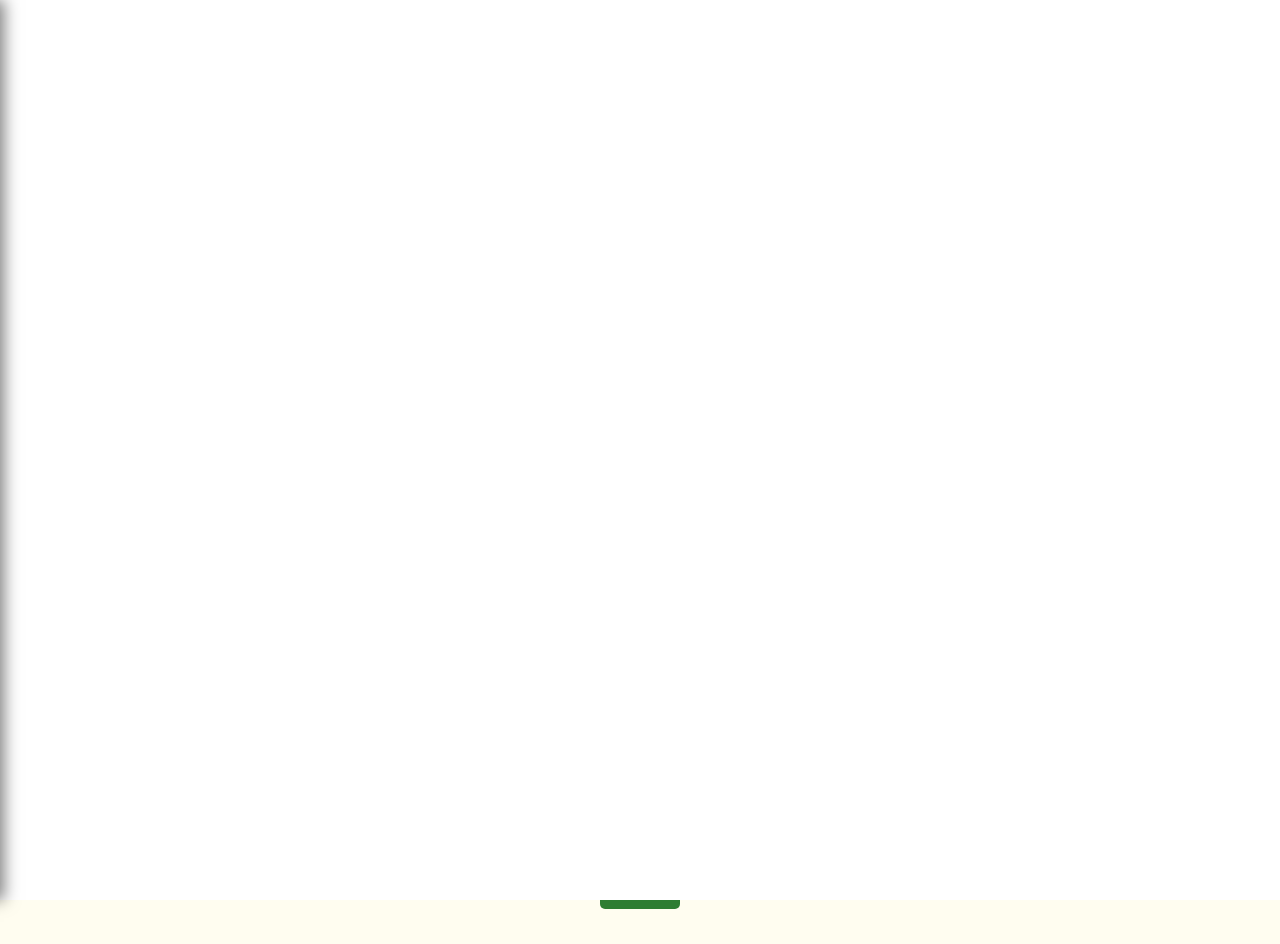
<file: index.html>
<!DOCTYPE html>
<html lang="en">
<head>

    <script>
    // Shuruat mein hi history wall khadi karo
    window.history.pushState(null, null, window.location.href);

    window.addEventListener('popstate', function (event) {
        // Kisi bhi nano-second ke background jump ko yahin freeze karo
        window.history.pushState(null, null, window.location.href);

        // Custom Modal ko screen par laao
        const modal = document.getElementById('customAlertModal');
        if (modal) {
            modal.style.display = 'flex';
        }

        // STAY BUTTON: Modal band, bache ka data (Aman gupta) safe, no refresh!
        document.getElementById('btnStay').onclick = function() {
            modal.style.display = 'none';
            window.history.pushState(null, null, window.location.href);
        };

        // LEAVE BUTTON: Portal se seedha google par baahar
        document.getElementById('btnLeave').onclick = function() {
            // Janam-janam ki history clear karke google par phek do
            window.location.replace("https://www.google.com");
        };
    });
    
</script>
    
    <script src="https://checkout.razorpay.com/v1/checkout.js"></script>

    <meta charset=UTF-8>
        <meta name="viewport" content="width=device-width, initial-1.0">
        <!-- Naya Branding aur SEO -->
    <title>Space Academy | Real-Based IQ Assessment</title>
    <meta name="description" content="Advanced IQ Assessment Platform — Test your logical reasoning, analytical thinking, memory, and problem-solving skills through a professional timed assessment system. Get instant IQ-like performance analysis with smart scoring based on accuracy and speed.">
    
    <!-- Logo/Favicon -->
    <link rel="icon" type="image/png" href="logo_space.png">
    <link rel="shortcut icon" href="logo_space.png">
        <link rel="stylesheet" href="style.css">
          <script src="https://www.google.com/recaptcha/api.js" async defer></script>
</head>

<body>

    <div class="razor-header">
    <div class="header-left">
        <button class="menu-btn" id="menuToggleBtn" onclick="togglePortalMenu()">
            <i class="fas fa-bars"></i>
        </button>
       
        <span class="portal-title">Space Academy Portal</span>
    </div>
    <div class="header-right">
        <div class="user-avatar">VS</div>
    </div>
</div>

<div class="portal-menu-overlay" id="menuOverlay" onclick="togglePortalMenu()"></div>

<div class="portal-menu-panel" id="menuPanel">
    
    <div class="brand-section">
        <h3>Space Academy Menu</h3>
    </div>

    <div class="menu-list">
        
        <div class="menu-item" onclick="openSectionModal('rulesModal')">
            <div class="item-icon green-icon"><i class="fas fa-clipboard-list"></i></div>
            <div class="item-text">
                <h4>Test Rules</h4>
                <p>Comprehensive overview of assessment rules.</p>
            </div>
        </div>

        <div class="menu-item-wrapper">
            <div class="menu-item" onclick="toggleSubDropdown('supportDropdown')">
                <div class="item-icon blue-icon"><i class="fas fa-headset"></i></div>
                <div class="item-text">
                    <h4>Contact Support</h4>
                    <p>Get instant technical assistance.</p>
                </div>
            </div>
            <div class="menu-sub-dropdown" id="supportDropdown">
                <a href="https://wa.me/919761702726" target="_blank" class="sub-info-line link-action-row">
                    <i class="fab fa-whatsapp"></i> <span>WhatsApp: +91 9761702726 (Click to Chat)</span>
                </a>
                <div class="sub-info-line"><i class="fas fa-phone-alt"></i> Alternative: +91 9675043837</div>
                <a href="mailto:varunrider395@gmail.com?subject=Space%20Academy%20Support%20Request" class="sub-info-line link-action-row">
                    <i class="fas fa-envelope"></i> <span>Email: varunrider395@gmail.com</span>
                </a>
            </div>
        </div>

        <div class="menu-item" onclick="openSectionModal('directorModal')">
            <div class="item-icon dark-icon">
                <img src="1000197778.png" alt="Director Logo" class="inner-item-logo">
            </div>
            <div class="item-text">
                <h4>Director Academy</h4>
                <p>Explore core sections and intro specs.</p>
            </div>
        </div>

        <div class="menu-item" onclick="openSectionModal('faqModal')">
            <div class="item-icon grey-icon"><i class="fas fa-question-circle"></i></div>
            <div class="item-text">
                <h4>FAQ</h4>
                <p>Frequently Asked Questions regarding assessment.</p>
            </div>
        </div>

        <div class="menu-item" id="shareThisItem" onclick="toggleShareLinks(event)">
            <div class="item-icon share-icon"><i class="fas fa-share-alt"></i></div>
            <div class="item-text">
                <h4>Share this</h4>
                <p>Expand to access ecosystem channels.</p>
            </div>
        </div>

        <div class="menu-item" onclick="openSectionModal('giftModal')">
            <div class="item-icon orange-icon"><i class="fas fa-gift"></i></div>
            <div class="item-text">
                <h4>Share Gift</h4>
                <p>Submit reviews and redeem code modules.</p>
            </div>
        </div>

        <div class="menu-item" onclick="openSectionModal('settingsModal')">
            <div class="item-icon settings-icon"><i class="fas fa-sliders-h"></i></div>
            <div class="item-text">
                <h4>Settings</h4>
                <p>Themes, layout adjustments and audio engine toggles.</p>
            </div>
        </div>

        <div class="menu-item logout-item" onclick="togglePortalMenu()">
            <div class="item-icon red-icon"><i class="fas fa-times-circle"></i></div>
            <div class="item-text">
                <h4>Exit Menu</h4>
                <p>Close operational menu instantly.</p>
            </div>
        </div>
    </div>

    <div class="social-side-stack" id="socialStack">
        <a href="https://www.instagram.com/varun__sagar__vk?igsh=ZDF0N2t0NzBvNXpt" target="_blank" class="social-link-item insta-color">
            <i class="fab fa-instagram"></i> 
            <span class="link-text">Instagram: https://instagram.com/varun__sagar__vk</span>
        </a>
        <a href="https://www.youtube.com/@Instructorvarun" target="_blank" class="social-link-item yt-color">
            <i class="fab fa-youtube"></i> 
            <span class="link-text">YouTube: https://youtube.com/@Instructorvarun</span>
        </a>
        <a href="https://www.facebook.com/share/1CarZJQese/" target="_blank" class="social-link-item fb-color">
            <i class="fab fa-facebook-f"></i> 
            <span class="link-text">Facebook: https://www.facebook.com/share/1CarZJQese/</span>
        </a>
        <a href="https://x.com/VarunRider78725" target="_blank" class="social-link-item tw-color">
            <i class="fab fa-twitter"></i> 
            <span class="link-text">Twitter: https://x.com/VarunRider78725</span>
        </a>
        <a href="https://www.linkedin.com/in/varun-rider-454a463b" target="_blank" class="social-link-item li-color">
            <i class="fab fa-linkedin-in"></i> 
            <span class="link-text">LinkedIn: https://linkedin.com/in/varun-rider</span>
        </a>
        <a href="https://t.me/VarunRider395IQAssessment" target="_blank" class="social-link-item tg-color">
            <i class="fab fa-telegram-plane"></i> 
            <span class="link-text">Telegram: https://t.me/VarunRider395IQAssessment</span>
        </a>
    </div>
</div>

<div id="rulesModal" class="info-content-modal">
    <div class="modal-body">
        <span class="close-modal" onclick="closeSectionModal('rulesModal')">&times;</span>
        <h2>Test Rules</h2>
        <ul class="clean-bullet-list">
            <li><strong>Total Questions:</strong> 30 — Attempt all questions carefully.</li>
            <li><strong>Time Limit:</strong> 08 Minutes — The timer will run continuously.</li>
            <li>Do not refresh or close the page after starting the test.</li>
            <li>Avoid any external help to ensure accurate results.</li>
            <li>The test will auto-submit when the time is over.</li>
            <li>The timer will start 5 seconds after clicking the button.</li>
            <li>Take this test in a calm and peaceful environment.</li>
        </ul>
    </div>
</div>

<div id="directorModal" class="info-content-modal">
    <div class="modal-body">
        <span class="close-modal" onclick="closeSectionModal('directorModal')">&times;</span>
        <div class="modal-logo-center"><img src="1000197778.png" alt="Space Academy Logo"></div>
        <h2>Director Academy Information</h2>
        <div class="academy-section-block"><h3>1. Home Page</h3><p>Welcome to Space Academy Portal! Unlock Your Intelligence & Skills with our top tier performance evaluation trackers.</p></div>
        <div class="academy-section-block"><h3>2. About Us</h3><p>Space Academy is engineered to build highly effective analytical and cognitive skillsets.</p></div>
        <div class="academy-section-block"><h3>3. Courses Section</h3><p>Explore customized tracks including English Speaking, IQ Test, Science, Computer Basics, and Personality Development.</p></div>
        <div class="academy-section-block"><h3>4. IQ Test Section</h3><p>Features access to free cultural-fair metric evaluations, precision timing trackers, and deep structural score analytics.</p></div>
    </div>
</div>

<div id="faqModal" class="info-content-modal">
    <div class="modal-body">
        <span class="close-modal" onclick="closeSectionModal('faqModal')">&times;</span>
        <h2>Frequently Asked Questions</h2>
        <div class="faq-row"><strong>Q1: What is the processing fee for the official evaluation dashboard?</strong><p>Ans: The standard assessment processing fee is set to ₹50 for structured profile verifications.</p></div>
        <div class="faq-row"><strong>Q2: Will I receive a verified institutional certificate?</strong><p>Ans: Yes, an automated cryptographic evaluation certificate is processed instantly upon validation completion.</p></div>
        <div class="faq-row"><strong>Q3: How are the score matrix and results delivered?</strong><p>Ans: Detailed spatial logic tracking and charts are updated straight on the response profile view post-submission.</p></div>
    </div>
</div>

<div id="giftModal" class="info-content-modal">
    <div class="modal-body">
        <span class="close-modal" onclick="closeSectionModal('giftModal')">&times;</span>
        <h2>Share Gift & Rewards</h2>
        <p>Give us your structural experience feedback. Support the academy or redeem access values below.</p>
        <div class="upi-box">Official UPI Merchant ID: <strong>9761702726-6@axl</strong></div>
        <div class="redeem-container">
            <input type="text" id="couponInput" placeholder="Enter Redeem Code Here...">
            <button onclick="executeRedeemVerification()">Validate Code</button>
        </div>
        <p id="redeemStatus" style="margin-top:10px; font-weight:bold; font-size:13px;"></p>
    </div>
</div>

<div id="settingsModal" class="info-content-modal">
    <div class="modal-body">
        <span class="close-modal" onclick="closeSectionModal('settingsModal')">&times;</span>
        <h2>Portal System Settings</h2>
        
        <div class="settings-control-row">
            <span>Select System Interface Theme:</span>
            <select id="themeSelector" onchange="applySystemThemeChange()">
                <option value="cyan">Dark Navy + Neon Cyan</option>
                <option value="purple">Purple + Royal Blue</option>
                <option value="dark">Classic Deep Slate Black</option>
            </select>
        </div>
        
        <div class="settings-control-row">
            <span>Ringtone (Azimov Longing):</span>
            <select id="ringtoneTrackSelector" onchange="switchTrackSelection()">
                <option value="track1">Azimov Longing Default</option>
                <option value="track2">Cyber Beep Electronic</option>
                <option value="track3">Cosmic Clock Ticking</option>
            </select>
        </div>

        <div class="settings-control-row volume-control-wrapper">
            <span>Ringtone Volume Level:</span>
            <div class="volume-slider-box">
                <button type="button" class="vol-step-btn" onclick="decrementVolumeStep()">-</button>
                <input type="range" id="volumeSliderControl" min="0" max="100" value="70" oninput="adjustAudioEngineVolume()">
                <button type="button" class="vol-step-btn" onclick="incrementVolumeStep()">+</button>
            </div>
        </div>
        
        <div class="settings-control-row">
            <span>Portal Ringtone Audio Engine:</span>
            <label class="toggle-switch-wrapper">
                <input type="checkbox" id="audioToggleSwitch" onchange="handleAudioToggleChange()">
                <span class="toggle-slider"></span>
            </label>
        </div>
    </div>
</div>

<link rel="stylesheet" href="https://cdnjs.cloudflare.com/ajax/libs/font-awesome/6.4.0/css/all.min.css">

    <div id="customAlertModal" style="display: none; position: fixed; top: 0; left: 0; width: 100%; height: 100%; background: rgba(0,0,0,0.6); z-index: 10000; align-items: center; justify-content: center;">
    <div style="background: white; padding: 25px; border-radius: 12px; max-width: 380px; width: 85%; text-align: center; box-shadow: 0px 4px 15px rgba(0,0,0,0.2); font-family: sans-serif;">
        <h3 style="margin-top: 0; color: #333; font-size: 18px;">Space Academy</h3>
        <p style="color: #666; font-size: 15px; margin-bottom: 25px; line-height: 1.4;">Are you sure you want to leave the portal?</p>
        
        <div style="display: flex; gap: 10px; justify-content: center;">
            <button id="btnLeave" style="background: #dc3545; color: white; border: none; padding: 10px 20px; border-radius: 6px; cursor: pointer; font-weight: bold; flex: 1;">Leave</button>
            <button id="btnStay" style="background: #28a745; color: white; border: none; padding: 10px 20px; border-radius: 6px; cursor: pointer; font-weight: bold; flex: 1;">Stay</button>
        </div>
    </div>
</div>

    <div id="splash-screen">
    <video id="loading-video" autoplay muted playsinline>
        <source src="loading_good.mp4" type="video/mp4">
        Your browser does not support the video tag.
    </video>
</div>

    <center>

      <div id="home-section">
      <img src="logo.png" alt="Psychological" class="logo">

      <div class="regidtratin-card">
      <h2>Psychological IQ Assessment</h2>
      

       <div class="input-group">
       <label for="user-name">Candidate Name:</label>
       <input type="text" id="user-name" placeholder="Enter Full Name" required>
       </div>
      
       <div class="input-group">
       <label for="user-age">Candidate Age:</label>
       <input type="number" id="user-age" placeholder="Example: 18" required>
       </div>
       
       <div class="input-group">
       <label for="user-gender">Candidate Gender</label>

       <select id="user-gender">
    <option value="">Select Gender</option>
    <option value="Male">Male</option>
    <option value="Female">Female</option>
    <option value="Others">Others</option>
    </select>
    <div class="captcha-wrapper" style="margin: 40px 0; padding: 15px; border: 1px solid #d3d3d3; background: #f9f9f9; border-radius: 4px; max-width: 320px;">
    
    <div style="display: flex; align-items: center; justify-content: space-between;">
        <div style="display: flex; align-items: center; gap: 12px;">
            <input type="checkbox" id="captchaCheck" style="width: 24px; height: 24px; cursor: pointer;">
            <span style="font-family: Arial, sans-serif; font-size: 14px; color: #333;">I'm not a robot</span>
        </div>

        <div style="text-align: center; color: #555; cursor: pointer;" onclick="generateCaptcha()">
            <div style="font-size: 24px;">🔄</div> <div style="font-size: 9px; font-weight: bold;">reCAPTCHA</div>
        </div>
    </div>

    <div style="margin-top: 5px; font-size: 10px; color: #777; text-align: right; padding-right: 5px;">
        <a href="#" style="color: #777; text-decoration: none;">Privacy</a> | 
        <a href="#" style="color: #777; text-decoration: none;">Terms</a>
    </div>
</div>
        </div>
        
        </div>

        <div id="warning-box">
            <h3>⚠️Assessment Instructions</h3>
        <ul>
              <li>Attention: For an accurate assessment, ensure you are in a controlled, peaceful enviroment. Your focus determines the precision of the result.</li>
        
                 <li>The timer will run continuously and cannot be paused.</li>

                 <li>For better results, do not seek help from others.</li>
                 </ul>
                 </div>

                 <button id="start-btn">Submit</button>  

                 </div>


</center> 

</div>

   <script src="https://checkout.razorpay.com/v1/checkout.js"></script>
    <script src="script.js"></script>
    <script src="security.js"></script>

    <script>
        window.addEventListener('load', () => {
            const splash = document.getElementById('splash-screen');
            const video = document.getElementById('loading-video');
            
            // 1. Agar video khud poori khatam ho jaye (Normal Flow)
            if (video) {
                video.onended = function() {
                    splash.style.opacity = '0';
                    setTimeout(() => {
                        splash.style.display = 'none';
                    }, 500);
                };
            }

            // 2. 🔥 BACKUP TIMER: Jo aapne kaha 6000ms (6 second) par panna khol dega
            setTimeout(() => {
                if (splash && splash.style.display !== 'none') {
                    splash.style.opacity = '0';
                    setTimeout(() => { 
                        splash.style.display = 'none'; 
                    }, 500);
                }
            }, 6000); // 6000ms poori tarah barkarar hai
        });

        let audioInstance = null; 

function togglePortalMenu() {
    const panel = document.getElementById('menuPanel');
    const overlay = document.getElementById('menuOverlay');
    panel.classList.toggle('open');
    overlay.classList.toggle('open');
}

function toggleSubDropdown(dropdownId) {
    const dropdown = document.getElementById(dropdownId);
    dropdown.classList.toggle('active');
}

function toggleShareLinks(event) {
    event.stopPropagation();
    const stack = document.getElementById('socialStack');
    stack.classList.toggle('expanded');
}

document.getElementById('menuPanel').addEventListener('click', function(e) {
    const stack = document.getElementById('socialStack');
    if (!document.getElementById('shareThisItem').contains(e.target) && !stack.contains(e.target)) {
        stack.classList.remove('expanded');
    }
});

function openSectionModal(modalId) {
    document.getElementById(modalId).classList.add('show');
}

function closeSectionModal(modalId) {
    document.getElementById(modalId).classList.remove('show');
}

function executeRedeemVerification() {
    const code = document.getElementById('couponInput').value.trim().toUpperCase();
    const statusMsg = document.getElementById('redeemStatus');
    
    if(code === "") {
        statusMsg.style.color = "#e71d36";
        statusMsg.innerText = "Please input a valid key payload first.";
        return;
    }
    
    if(code === "SPACE50" || code === "VARUNRIDER") {
        statusMsg.style.color = "#2ec4b6";
        statusMsg.innerText = "Code Verified Successfully! Premium Access Initiated.";
    } else {
        statusMsg.style.color = "#e71d36";
        statusMsg.innerText = "Invalid Redeem Code entry. Please try another key.";
    }
}

function applySystemThemeChange() {
    const selection = document.getElementById('themeSelector').value;
    document.body.className = ""; 
    
    if(selection === "purple") {
        document.body.classList.add('theme-purple');
    } else if (selection === "dark") {
        document.body.classList.add('theme-dark');
    }
}

// Audio Engine: Plays Audio and controls Volume
function handleAudioToggleChange() {
    const isSoundEnabled = document.getElementById('audioToggleSwitch').checked;
    
    if(isSoundEnabled) {
        if (!audioInstance) {
            audioInstance = new Audio('ringtone.mp3'); 
            audioInstance.loop = true;
        }
        adjustAudioEngineVolume();
        
        audioInstance.play().catch(err => {
            console.log("Audio play blocked: ", err);
        });
    } else {
        if (audioInstance) {
            audioInstance.pause();
        }
    }
}

// Dynamically updates the ringtone volume level [0.0 to 1.0]
function adjustAudioEngineVolume() {
    const currentSliderValue = document.getElementById('volumeSliderControl').value;
    if (audioInstance) {
        audioInstance.volume = currentSliderValue / 100;
    }
}

// FIXED FEATURE: Decrement Volume Step via Button (-)
function decrementVolumeStep() {
    const slider = document.getElementById('volumeSliderControl');
    let currentValue = parseInt(slider.value);
    currentValue = Math.max(0, currentValue - 5); // 5 points se decrease karega, limit 0 tak
    slider.value = currentValue;
    adjustAudioEngineVolume();
}

// FIXED FEATURE: Increment Volume Step via Button (+)
function incrementVolumeStep() {
    const slider = document.getElementById('volumeSliderControl');
    let currentValue = parseInt(slider.value);
    currentValue = Math.min(100, currentValue + 5); // 5 points se increase karega, limit 100 tak
    slider.value = currentValue;
    adjustAudioEngineVolume();
}

function switchTrackSelection() {
    const isSoundEnabled = document.getElementById('audioToggleSwitch').checked;
    
    if (audioInstance) {
        audioInstance.pause();
        audioInstance = null;
    }
    
    if(isSoundEnabled) {
        handleAudioToggleChange();
    }
}

// ... (apke pehle ke saare functions) ...

// --- 6-Second Delay for Header on Home Page ---
window.addEventListener('load', function() {
    // Check karo ki ye index page hai ya nahi
    if (window.location.pathname.endsWith("index.html") || window.location.pathname === "/") {
        setTimeout(function() {
            const header = document.querySelector('.razor-header');
            if (header) {
                header.style.opacity = '1';
                header.style.visibility = 'visible';
            }
        }, 6000); // 6000ms = 6 seconds
    }
});
    </script>
</body>
</html>
</file>
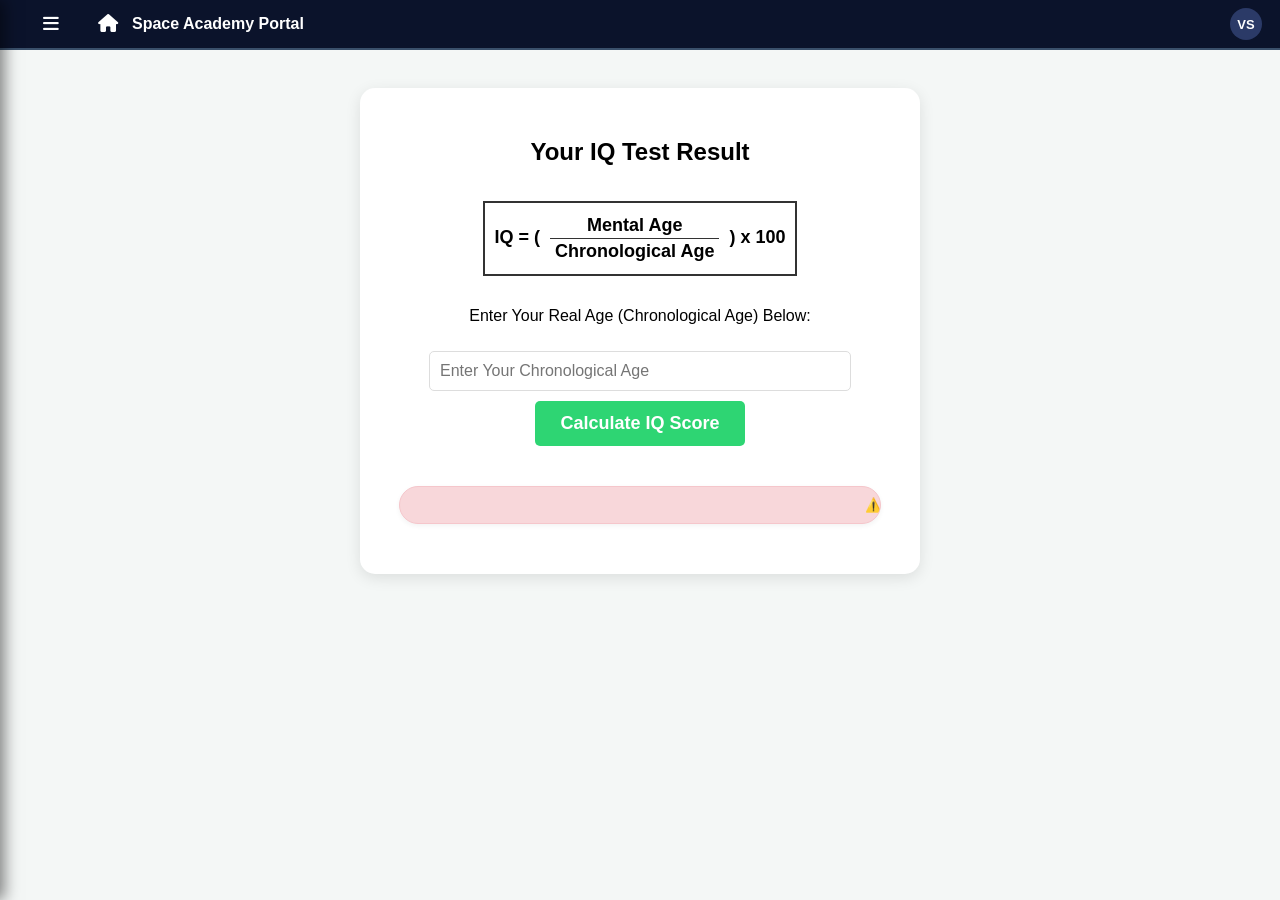
<file: calculation.html>
<!DOCTYPE html>
<html lang="hi">
<head>
    <meta charset="UTF-8">
    <meta name="viewport" content="width=device-width, initial-scale=1.0">

    <!-- Naya Title yahan Line 6 par -->
    <title>Space Academy | Real-Based IQ Assessment</title>

    <!-- Naye Meta tags aur Favicon yahan -->
    <meta name="description" content="Advanced IQ Assessment Platform — Test your logical reasoning, analytical thinking, memory, and problem-solving skills through a professional timed assessment system. Get instant IQ-like performance analysis with smart scoring based on accuracy and speed.">
    <link rel="icon" type="image/png" href="logo_space.png">
    <link rel="shortcut icon" href="logo_space.png">
    <style>
        body { font-family: Arial, sans-serif; text-align: center; background-color: #f4f7f6; padding: 20px; }
        .container { background: white; padding: 30px; border-radius: 15px; box-shadow: 0 4px 15px rgba(0,0,0,0.1); max-width: 500px; margin: auto; margin-top: 60px; }
        
        /* Formula Styling (Bilkul Image jaisa) */
        .formula-box { border: 2px solid #333; display: inline-block; padding: 10px; margin: 15px 0; font-size: 18px; font-weight: bold; }
        .fraction { display: inline-block; vertical-align: middle; text-align: center; padding: 0 5px; }
        .fraction span { display: block; padding: 2px 5px; }
        .numerator { border-bottom: 1.5px solid #333; }
        
        input { padding: 10px; width: 80%; margin: 10px 0; border: 1px solid #ddd; border-radius: 5px; font-size: 16px; }
        button { background-color: #2ed573; color: white; border: none; padding: 12px 25px; border-radius: 5px; cursor: pointer; font-size: 18px; font-weight: bold; }
        button:hover { background-color: #26af5f; }
        #iq-output { margin-top: 20px; }

             :root {
    --bg-dark: #0b132b;
    --bg-panel: #1c2541;
    --border-line: #3a506b;
    --neon-accent: #00b4d8;
    --text-white: #ffffff;
    --text-grey: #8ecae6;
}

/* Header Navbar Config - Highest priority stacking to prevent cutting */
.razor-header {
   position: fixed;        /* Isse header apni jagah par lock ho jayega */
    top: 0;                 /* Screen ki sabse upar wali line se chipka dega */
    left: 50%;              /* Pehle 50% left me le jayega */
    transform: translateX(-50%); /* Phir perfect mathematical center me align karega */
    width: 100%;            /* Poori screen ki width cover karega Razorpay ki tarah */
    z-index: 999;    
    height: 50px;       /* Taaki koi text iske upar na tair sake */
    
    background-color: var(--bg-dark); 
    display: flex; 
    justify-content: space-between; 
    align-items: center; 
    padding: 10px 18px; 
    border-bottom: 2px solid var(--border-line); /* Clean bottom line look */
    box-sizing: border-box;
}
.header-left { display: flex; align-items: center; gap: 14px; width: calc(100% - 60px); }
.menu-btn, .home-btn {
    background: none; border: none; color: var(--text-white);
    font-size: 18px; cursor: pointer; transition: color 0.2s; flex-shrink: 0;
}
.menu-btn:hover, .home-btn:hover { color: var(--neon-accent); }

/* Prevents the text title from breaking or shrinking on desktop screens */
.portal-title { 
    color: var(--text-white); 
    font-size: 16px; 
    font-weight: 600; 
    white-space: nowrap;
    overflow: hidden;
    text-overflow: ellipsis;
    flex-shrink: 0; 
}
.user-avatar {
    background: #2b3a67; color: #fff; width: 32px; height: 32px;
    display: flex; align-items: center; justify-content: center;
    border-radius: 50%; font-size: 13px; font-weight: bold; flex-shrink: 0;
}

/* Slider Frame Overlay */
.portal-menu-overlay {
    display: none; position: fixed; top: 0; left: 0;
    width: 100%; height: 100%; background: rgba(0,0,0,0.6); z-index: 99999;
}
.portal-menu-overlay.open { display: block; }

/* Menu Slide System (Forces view directly over logos and bodies) */
.portal-menu-panel {
    position: fixed; top: 0; left: -310px; width: 310px; height: 100%;
    background-color: var(--bg-panel); z-index: 100000;
    transition: left 0.3s ease-in-out; display: flex; flex-direction: column;
    box-shadow: 4px 0 15px rgba(0,0,0,0.5); font-family: sans-serif;
}
.portal-menu-panel.open { left: 0; }

.brand-section { padding: 14px; background-color: var(--bg-dark); border-bottom: 1px solid var(--border-line); text-align: center; }
.brand-section h3 { margin: 0; color: var(--text-white); font-size: 15px; letter-spacing: 0.5px; }

.menu-list { padding: 10px 6px; display: flex; flex-direction: column; gap: 4px; overflow-y: auto; }
.menu-item {
    display: flex;
    align-items: center;
    gap: 15px;               /* 🎯 Icon aur text ke beech ka gap barabar rahega */
    padding: 8px 12px;       /* 🎯 Left padding fixed rahegi */
    border-radius: 6px;
    cursor: pointer;
    transition: background 0.2s;
    justify-content: flex-start; /* 👈 Taaki sab kuch bilkul left se hi shuru ho */
    width: 100%;             /* 👈 Full width automatic alignment ke liye */
    box-sizing: border-box;
}
.menu-item:hover { background-color: rgba(255,255,255,0.06); }

.item-icon { width: 30px; height: 30px; border-radius: 50%; display: flex; align-items: center; justify-content: center; color: #fff; font-size: 13px; flex-shrink: 0; }
.inner-item-logo { width: 100%; height: 100%; border-radius: 50%; }

.green-icon { background-color: #2ec4b6; }
.blue-icon { background-color: #0077b6; }
.grey-icon { background-color: #6c757d; }
.share-icon { background-color: #00b4d8; }
.orange-icon { background-color: #ff9f1c; }
.settings-icon { background-color: #4a5759; }
.red-icon { background-color: #e71d36; }
.dark-icon { background: none; }

.item-text h4 { color: var(--text-white); margin: 0; font-size: 13px; font-weight: 600; text-align: left;}
.item-text p { color: var(--text-grey); margin: 2px 0 0 0; font-size: 11px; line-height: 1.2; }

/* Contact Support Dropdown Setup with Click Action Colors */
.menu-item-wrapper { display: flex; flex-direction: column; }
.menu-sub-dropdown {
    max-height: 0; overflow: hidden; transition: max-height 0.3s ease-out;
    background-color: rgba(0,0,0,0.25); padding: 0 12px; border-radius: 4px;
    margin: 0 8px; display: flex; flex-direction: column; gap: 6px;
}
.menu-sub-dropdown.active { max-height: 140px; padding: 10px 12px; margin-bottom: 4px; border: 1px solid rgba(255,255,255,0.05); }
.sub-info-line { color: #e0f2fe; font-size: 11px; display: flex; align-items: center; gap: 8px; text-decoration: none; }
.link-action-row { color: var(--neon-accent); font-weight: bold; padding: 4px 0; transition: transform 0.2s; }
.link-action-row:hover { transform: translateX(3px); color: #fff; }
.sub-info-line i { width: 14px; text-align: center; }

/* Share This Stack Configurations (Untouched Style Mechanics) */
.social-side-stack {
    position: absolute; right: 8px; top: 120px;
    display: flex; flex-direction: column; gap: 6px; z-index: 1010;
    background: rgba(11, 19, 43, 0.9); padding: 6px; border-radius: 16px;
    transition: width 0.3s cubic-bezier(0.4, 0, 0.2, 1); width: 30px; overflow: hidden;
}
.social-side-stack.expanded { width: 230px; border-radius: 8px; box-shadow: -4px 4px 12px rgba(0,0,0,0.4); }
.social-link-item { display: flex; align-items: center; text-decoration: none; color: #fff; height: 30px; width: 100%; }
.social-link-item i { min-width: 30px; height: 30px; display: flex; align-items: center; justify-content: center; border-radius: 50%; font-size: 14px; color: #fff; }
.link-text { font-size: 10px; margin-left: 8px; white-space: nowrap; opacity: 0; transition: opacity 0.2s; }
.social-side-stack.expanded .link-text { opacity: 1; }

.insta-color i { background: radial-gradient(circle at 30% 107%, #fdf497 0%, #fdf497 5%, #fd5949 45%,#d6249f 60%,#285AEB 90%); }
.yt-color i { background-color: #f00; }
.fb-color i { background-color: #1877f2; }
.tw-color i { background-color: #000; }
.li-color i { background-color: #0a66c2; }
.tg-color i { background-color: #0088cc; }

/* Modals Overlay Settings */
.info-content-modal {
    display: none; position: fixed; top: 0; left: 0; width: 100%; height: 100%;
    background: rgba(0,0,0,0.75); z-index: 999999; align-items: center; justify-content: center;
    font-family: sans-serif; padding: 10px; box-sizing: border-box;
}
.info-content-modal.show { display: flex; }
.modal-body {
    background-color: var(--bg-panel); border: 1px solid var(--border-line);
    padding: 20px; border-radius: 10px; width: 100%; max-width: 400px;
    position: relative; color: var(--text-white); box-shadow: 0 8px 24px rgba(0,0,0,0.6); box-sizing: border-box;
}
.close-modal { position: absolute; top: 10px; right: 15px; font-size: 22px; color: var(--text-grey); cursor: pointer; }
.close-modal:hover { color: #fff; }
.modal-body h2 { margin-top: 0; font-size: 16px; border-bottom: 1px solid var(--border-line); padding-bottom: 8px; color: var(--neon-accent); }
.clean-bullet-list { padding-left: 18px; margin: 12px 0; font-size: 12px; display: flex; flex-direction: column; gap: 6px; line-height: 1.4; }
.modal-logo-center { text-align: center; margin-bottom: 10px; }
.modal-logo-center img { width: 50px; height: 50px; border-radius: 50%; border: 1px solid var(--border-line); }
.academy-section-block { margin-bottom: 12px; }
.academy-section-block h3 { margin: 0 0 4px 0; font-size: 13px; color: #99e2b4; }
.academy-section-block p { margin: 0; font-size: 11.5px; color: #e2eafc; line-height: 1.4; }
.faq-row { margin-bottom: 12px; font-size: 12px; }
.faq-row p { margin: 4px 0 0 0; color: #cbd5e1; }

.upi-box { background: rgba(0,0,0,0.3); padding: 8px; border-radius: 4px; font-size: 12px; text-align: center; margin: 10px 0; border: 1px dashed var(--border-line); }
.redeem-container { display: flex; gap: 8px; margin-top: 12px; }
.redeem-container input { flex: 1; padding: 8px; background: #0b132b; border: 1px solid var(--border-line); color: #fff; border-radius: 4px; font-size: 12px; }
.redeem-container button { padding: 8px 14px; background: #ff9f1c; border: none; color: #000; font-weight: bold; border-radius: 4px; cursor: pointer; font-size: 12px; }

.settings-control-row { display: flex; justify-content: space-between; align-items: center; margin-bottom: 14px; font-size: 12.5px; }
.settings-control-row select { padding: 6px; background: #0b132b; color: #fff; border: 1px solid var(--border-line); border-radius: 4px; font-size: 12px; }

.toggle-switch-wrapper { position: relative; display: inline-block; width: 38px; height: 20px; }
.toggle-switch-wrapper input { opacity: 0; width: 0; height: 0; }
.toggle-slider { position: absolute; cursor: pointer; top: 0; left: 0; right: 0; bottom: 0; background-color: #4a5759; transition: .3s; border-radius: 20px; }
.toggle-slider:before { position: absolute; content: ""; height: 14px; width: 14px; left: 3px; bottom: 3px; background-color: white; transition: .3s; border-radius: 50%; }
input:checked + .toggle-slider { background-color: var(--neon-accent); }
input:checked + .toggle-slider:before { transform: translateX(18px); }

body.theme-purple { --bg-dark: #1a1a2e; --bg-panel: #16213e; --border-line: #0f3460; --neon-accent: #e94560; }
body.theme-dark { --bg-dark: #121212; --bg-panel: #1e1e1e; --border-line: #333333; --neon-accent: #cf6679; }


/* 🔴 Warning ka poora dabba 5 second baad aayega aur center hoga */
.warning-ticker {
    background-color: #f8d7da; 
    color: #491217; /* 🩸 Danger Dark Red */
    border: 1px solid #f5c6cb; 
    padding: 10px 15px;
    
    /* ↕️ margin-top ko 40px kiya hai taaki yeh button aur niche ke border ke bilkul CENTER me aaye */
    margin: 40px auto 20px auto; 
    width: 90%; 
    border-radius: 30px; 
    overflow: hidden; 
    box-shadow: 0 2px 5px rgba(0,0,0,0.05);
    font-weight: bold;
    font-size: 13.5px;
    text-align: center;

    /* ⏱️ Jadoo: Shuruat me poora dabba invisible rahega, 5s baad sudden display hoga */
    opacity: 0;
    animation: fadeInBox 0.1s linear 5s forwards; 
}

/* 🏃‍♂️ Text ghoomne ka logic (Yeh bhi 5s delay par chalega) */
.ticker-text {
    display: inline-block;
    white-space: nowrap;
    padding-left: 100%;
    animation: moveWarningBtn 18s linear 5s infinite; 
}

/* 🎬 Poore dabbe ko 5 second baad dikhane ka animation */
@keyframes fadeInBox {
    to { opacity: 1; }
}

/* 🔄 Right to Left text ghumane ka animation */
@keyframes moveWarningBtn {
    0% { transform: translate3d(0, 0, 0); }
    100% { transform: translate3d(-100%, 0, 0); }
}

/* 📱 Special Premium Rules for Mobile Screens */
@media screen and (max-width: 768px) {
    
    /* 1. Header ke title ka size mobile ke hisab se thoda chota aur set */
    .portal-title {
        font-size: 14px !important;  /* Desktop par 16px tha, mobile par 14px best hai */
        max-width: 160px;            /* Taaki avatar ya buttons se takraye nahi */
    }

    /* 2. Social side stack ko mobile par thoda right se chipka do aur chota rakho */
    .social-side-stack {
        top: auto !important;
        bottom: 20px !important;    /* 🧭 Mobile par side ke bajaye neeche right me float karega */
        right: 5px !important;
    }
    
    .social-side-stack.expanded {
        width: 180px !important;    /* 🎯 Mobile par expand hone par card ko zyada nahi dabayega */
    }
    
    /* 3. Modal body (Redeem/FAQ modals) ko mobile par screen se chipakne se rokne ke liye */
    .modal-body {
        width: 92% !important;      /* Dono side se halki padding bachegi, chipkega nahi */
        padding: 15px !important;
    }
}
    </style>
</head>
<body>
    

    <div class="razor-header">
    <div class="header-left">
        <button class="menu-btn" id="menuToggleBtn" onclick="togglePortalMenu()">
            <i class="fas fa-bars"></i>
        </button>
        <a href="index.html" class="home-btn" title="Home">
            <i class="fas fa-home"></i>
        </a>
        <span class="portal-title">Space Academy Portal</span>
    </div>
    <div class="header-right">
        <div class="user-avatar">VS</div>
    </div>
</div>

<div class="portal-menu-overlay" id="menuOverlay" onclick="togglePortalMenu()"></div>

<div class="portal-menu-panel" id="menuPanel">
    
    <div class="brand-section">
        <h3>Space Academy Menu</h3>
    </div>

    <div class="menu-list">
        
        <div class="menu-item" onclick="openSectionModal('rulesModal')">
            <div class="item-icon green-icon"><i class="fas fa-clipboard-list"></i></div>
            <div class="item-text">
                <h4>Test Rules</h4>
                <p>Comprehensive overview of assessment rules.</p>
            </div>
        </div>

        <div class="menu-item-wrapper">
            <div class="menu-item" onclick="toggleSubDropdown('supportDropdown')">
                <div class="item-icon blue-icon"><i class="fas fa-headset"></i></div>
                <div class="item-text">
                    <h4>Contact Support</h4>
                    <p>Get instant technical assistance.</p>
                </div>
            </div>
            <div class="menu-sub-dropdown" id="supportDropdown">
                <a href="https://wa.me/919761702726" target="_blank" class="sub-info-line link-action-row">
                    <i class="fab fa-whatsapp"></i> <span>WhatsApp: +91 9761702726 (Click to Chat)</span>
                </a>
                <div class="sub-info-line"><i class="fas fa-phone-alt"></i> Alternative: +91 9675043837</div>
                <a href="mailto:varunrider395@gmail.com?subject=Space%20Academy%20Support%20Request" class="sub-info-line link-action-row">
                    <i class="fas fa-envelope"></i> <span>Email: varunrider395@gmail.com</span>
                </a>
            </div>
        </div>

        <div class="menu-item" onclick="openSectionModal('directorModal')">
            <div class="item-icon dark-icon">
                <img src="1000197778.png" alt="Director Logo" class="inner-item-logo">
            </div>
            <div class="item-text">
                <h4>Director Academy</h4>
                <p>Explore core sections and intro specs.</p>
            </div>
        </div>

        <div class="menu-item" onclick="openSectionModal('faqModal')">
            <div class="item-icon grey-icon"><i class="fas fa-question-circle"></i></div>
            <div class="item-text">
                <h4>FAQ</h4>
                <p>Frequently Asked Questions regarding assessment.</p>
            </div>
        </div>

        <div class="menu-item" id="shareThisItem" onclick="toggleShareLinks(event)">
            <div class="item-icon share-icon"><i class="fas fa-share-alt"></i></div>
            <div class="item-text">
                <h4>Share this</h4>
                <p>Expand to access ecosystem channels.</p>
            </div>
        </div>

        <div class="menu-item" onclick="openSectionModal('giftModal')">
            <div class="item-icon orange-icon"><i class="fas fa-gift"></i></div>
            <div class="item-text">
                <h4>Share Gift</h4>
                <p>Submit reviews and redeem code modules.</p>
            </div>
        </div>

        <div class="menu-item" onclick="openSectionModal('settingsModal')">
            <div class="item-icon settings-icon"><i class="fas fa-sliders-h"></i></div>
            <div class="item-text">
                <h4>Settings</h4>
                <p>Themes, layout adjustments and audio engine toggles.</p>
            </div>
        </div>

        <div class="menu-item logout-item" onclick="togglePortalMenu()">
            <div class="item-icon red-icon"><i class="fas fa-times-circle"></i></div>
            <div class="item-text">
                <h4>Exit Portal</h4>
                <p>Close operational menu instantly.</p>
            </div>
        </div>
    </div>

    <div class="social-side-stack" id="socialStack">
        <a href="https://www.instagram.com/varun__sagar__vk?igsh=ZDF0N2t0NzBvNXpt" target="_blank" class="social-link-item insta-color">
            <i class="fab fa-instagram"></i> 
            <span class="link-text">Instagram: https://instagram.com/varun__sagar__vk</span>
        </a>
        <a href="https://www.youtube.com/@Instructorvarun" target="_blank" class="social-link-item yt-color">
            <i class="fab fa-youtube"></i> 
            <span class="link-text">YouTube: https://youtube.com/@Instructorvarun</span>
        </a>
        <a href="https://www.youtube.com/@Instructorvarun" target="_blank" class="social-link-item fb-color">
            <i class="fab fa-facebook-f"></i> 
            <span class="link-text">Facebook: https://www.facebook.com/share/1CarZJQese/</span>
        </a>
        <a href="https://x.com/VarunRider78725" target="_blank" class="social-link-item tw-color">
            <i class="fab fa-twitter"></i> 
            <span class="link-text">Twitter: https://x.com/VarunRider78725</span>
        </a>
        <a href="https://www.linkedin.com/in/varun-rider-454a463b" target="_blank" class="social-link-item li-color">
            <i class="fab fa-linkedin-in"></i> 
            <span class="link-text">LinkedIn: https://linkedin.com/in/varun-rider</span>
        </a>
        <a href="https://t.me/VarunRider395IQAssessment" target="_blank" class="social-link-item tg-color">
            <i class="fab fa-telegram-plane"></i> 
            <span class="link-text">Telegram: https://t.me/VarunRider395IQAssessment</span>
        </a>
    </div>
</div>

<div id="rulesModal" class="info-content-modal">
    <div class="modal-body">
        <span class="close-modal" onclick="closeSectionModal('rulesModal')">&times;</span>
        <h2>Test Rules</h2>
        <ul class="clean-bullet-list">
            <li><strong>Total Questions:</strong> 30 — Attempt all questions carefully.</li>
            <li><strong>Time Limit:</strong> 08 Minutes — The timer will run continuously.</li>
            <li>Do not refresh or close the page after starting the test.</li>
            <li>Avoid any external help to ensure accurate results.</li>
            <li>The test will auto-submit when the time is over.</li>
            <li>The timer will start 5 seconds after clicking the button.</li>
            <li>Take this test in a calm and peaceful environment.</li>
        </ul>
    </div>
</div>

<div id="directorModal" class="info-content-modal">
    <div class="modal-body">
        <span class="close-modal" onclick="closeSectionModal('directorModal')">&times;</span>
        <div class="modal-logo-center"><img src="1000197778.png" alt="Space Academy Logo"></div>
        <h2>Director Academy Information</h2>
        <div class="academy-section-block"><h3>1. Home Page</h3><p>Welcome to Space Academy Portal! Unlock Your Intelligence & Skills with our top tier performance evaluation trackers.</p></div>
        <div class="academy-section-block"><h3>2. About Us</h3><p>Space Academy is engineered to build highly effective analytical and cognitive skillsets.</p></div>
        <div class="academy-section-block"><h3>3. Courses Section</h3><p>Explore customized tracks including English Speaking, IQ Test, Science, Computer Basics, and Personality Development.</p></div>
        <div class="academy-section-block"><h3>4. IQ Test Section</h3><p>Features access to free cultural-fair metric evaluations, precision timing trackers, and deep structural score analytics.</p></div>
    </div>
</div>

<div id="faqModal" class="info-content-modal">
    <div class="modal-body">
        <span class="close-modal" onclick="closeSectionModal('faqModal')">&times;</span>
        <h2>Frequently Asked Questions</h2>
        <div class="faq-row"><strong>Q1: What is the processing fee for the official evaluation dashboard?</strong><p>Ans: The standard assessment processing fee is set to ₹50 for structured profile verifications.</p></div>
        <div class="faq-row"><strong>Q2: Will I receive a verified institutional certificate?</strong><p>Ans: Yes, an automated cryptographic evaluation certificate is processed instantly upon validation completion.</p></div>
        <div class="faq-row"><strong>Q3: How are the score matrix and results delivered?</strong><p>Ans: Detailed spatial logic tracking and charts are updated straight on the response profile view post-submission.</p></div>
    </div>
</div>

<div id="giftModal" class="info-content-modal">
    <div class="modal-body">
        <span class="close-modal" onclick="closeSectionModal('giftModal')">&times;</span>
        <h2>Share Gift & Rewards</h2>
        <p>Give us your structural experience feedback. Support the academy or redeem access values below.</p>
        <div class="upi-box">Official UPI Merchant ID: <strong>9761702726-6@axl</strong></div>
        <div class="redeem-container">
            <input type="text" id="couponInput" placeholder="Enter Redeem Code Here...">
            <button onclick="executeRedeemVerification()">Validate Code</button>
        </div>
        <p id="redeemStatus" style="margin-top:10px; font-weight:bold; font-size:13px;"></p>
    </div>
</div>

<div id="settingsModal" class="info-content-modal">
    <div class="modal-body">
        <span class="close-modal" onclick="closeSectionModal('settingsModal')">&times;</span>
        <h2>Portal System Settings</h2>
        
        <div class="settings-control-row">
            <span>Select System Interface Theme:</span>
            <select id="themeSelector" onchange="applySystemThemeChange()">
                <option value="cyan">Dark Navy + Neon Cyan</option>
                <option value="purple">Purple + Royal Blue</option>
                <option value="dark">Classic Deep Slate Black</option>
            </select>
        </div>
        
        <div class="settings-control-row">
            <span>Ringtone (Azimov Longing):</span>
            <select id="ringtoneTrackSelector" onchange="switchTrackSelection()">
                <option value="track1">Azimov Longing Default</option>
                <option value="track2">Cyber Beep Electronic</option>
                <option value="track3">Cosmic Clock Ticking</option>
            </select>
        </div>

        <div class="settings-control-row volume-control-wrapper">
            <span>Ringtone Volume Level:</span>
            <div class="volume-slider-box">
                <button type="button" class="vol-step-btn" onclick="decrementVolumeStep()">-</button>
                <input type="range" id="volumeSliderControl" min="0" max="100" value="70" oninput="adjustAudioEngineVolume()">
                <button type="button" class="vol-step-btn" onclick="incrementVolumeStep()">+</button>
            </div>
        </div>
        
        <div class="settings-control-row">
            <span>Portal Ringtone Audio Engine:</span>
            <label class="toggle-switch-wrapper">
                <input type="checkbox" id="audioToggleSwitch" onchange="handleAudioToggleChange()">
                <span class="toggle-slider"></span>
            </label>
        </div>
    </div>
</div>

<link rel="stylesheet" href="https://cdnjs.cloudflare.com/ajax/libs/font-awesome/6.4.0/css/all.min.css">

<div class="container">
    <h2>Your IQ Test Result</h2>

    

    <div class="formula-box">
        IQ = (
        <div class="fraction">
            <span class="numerator">Mental Age</span>
            <span>Chronological Age</span>
        </div>
        ) x 100
    </div>

    <p>Enter Your Real Age (Chronological Age) Below:</p>
    <input type="number" id="ca-input" placeholder="Enter Your Chronological Age" min="10" max="100" maxlength="3" oninput="if(this.value.length > 3) this.value = this.value.slice(0,3);">
    <br>
    <button onclick="doCalculation()">Calculate IQ Score</button>

    <div class="warning-ticker">
    <div class="ticker-text">
        ⚠️ Enter your real age for an accurate and valid IQ assessment result. Incorrect age details may affect test accuracy. &nbsp;&nbsp;&nbsp;&nbsp;&nbsp;&nbsp;&nbsp;&nbsp;
        ⚠️ Enter your real age for an accurate and valid IQ assessment result. Incorrect age details may affect test accuracy.
    </div>
</div>

    <div id="iq-output"></div>
</div>

<script>
    // 1. LocalStorage se score uthao
    const rawScore = parseInt(localStorage.getItem("mentalAge")) || 0;

    const iqTable = [
    { min: 0, max: 5, ma: 6 },
    { min: 6, max: 10, ma: 8 },
    { min: 11, max: 15, ma: 10 },
    { min: 16, max: 20, ma: 12 },
    { min: 21, max: 25, ma: 14 },
    { min: 26, max: 30, ma: 16 },
    { min: 31, max: 35, ma: 18 },
    { min: 36, max: 40, ma: 20 },
    { min: 41, max: 45, ma: 22 },
    { min: 46, max: 50, ma: 24 },
    { min: 51, max: 55, ma: 26 },
    { min: 56, max: 60, ma: 28 },
    { min: 61, max: 65, ma: 30 },
    { min: 66, max: 70, ma: 32 },
    { min: 71, max: 75, ma: 34 },
    { min: 76, max: 80, ma: 36 },
    { min: 81, max: 85, ma: 38 },
    { min: 86, max: 90, ma: 40 },
    { min: 91, max: 95, ma: 42 },
    { min: 96, max: 100, ma: 44 }
];

    // 3. Mental Age nikalna (Score 0 par 0 aayega)
    let mentalAge = 0;
    if (rawScore > 0) {
        for (let range of iqTable) {
            if (rawScore >= range.min && rawScore <= range.max) {
                mentalAge = range.ma;
                break;
            }
        }
    }

  function doCalculation() {
    // 1. Pehle input uthao
    const cAgeInput = document.getElementById('ca-input').value;
    const output = document.getElementById('iq-output');

    // 2. ALERT Logic: Agar khali hai ya zero hai toh yahin rok do
    if (cAgeInput === "" || parseFloat(cAgeInput) <= 0) {
        alert("Enter Your Chronological Age to Begin the Assessment!");
        output.innerHTML = ""; // Purana result clear kar do agar kuch hai toh
        return; // Ye line niche ka saara code chalne se rok degi
    }

    // 3. Agar age sahi hai, tab calculation shuru karo
    const cAge = parseFloat(cAgeInput);
    
    // Yahan se aapka puraana code (Line 98 se) shuru hoga...
    // let score = parseInt(localStorage.getItem("userScore"))... etc.

 // script.js se save kiya hua data
    let score = parseInt(localStorage.getItem("userScore")) || 0; 
    let timeTaken = parseInt(localStorage.getItem("timeTaken")) || 480; 

    let finalIQ = 0;

    // --- STEP 1: ACCURACY (70% Weight) ---
let accuracy = (score / 30); 

// --- STEP 2: SPEED (30% Weight) ---
let T = timeTaken / 300; 
let speedFactor = (T <= 1) ? Math.min(1.5, 1 + (1 - T) * 0.5) : Math.max(0.7, 1 - (T - 1) * 0.2);

// --- STEP 3: PERFORMANCE SCORE ---
let performanceScore = (accuracy * 70) + (speedFactor * 30);

// --- STEP 4: IQ MAPPING (140 Target Adjustment) ---
let ageAdjustment = (cAge >= 15 && cAge <= 20) ? 8 : 0; // 18 saal ke liye +8

// Final Calculation: Multiplier 1.1 use kiya hai realistic 140 ke liye
let finalIQValue = (performanceScore * 1.1) + 12 + ageAdjustment;
finalIQ = finalIQValue.toFixed(1);

    // 1. Pehle category decide karo
let iqCategory = "";
if (finalIQ >= 160) { iqCategory = "Genius Level"; }
else if (finalIQ >= 145) { iqCategory = "Highly Gifted"; }
else if (finalIQ >= 130) { iqCategory = "Gifted"; }
else if (finalIQ >= 120) { iqCategory = "Superior"; }
else if (finalIQ >= 110) { iqCategory = "High Average"; }
else if (finalIQ >= 90) { iqCategory = "Average"; }
else if (finalIQ >= 80) { iqCategory = "Low Average"; }
else if (finalIQ >= 70) { iqCategory = "Borderline"; }
else { iqCategory = "Extremely Low"; }

// 2. Ab ise LocalStorage mein save karo taaki certificate page ise padh sake
localStorage.setItem("iqCategory", iqCategory);
localStorage.setItem("finalIQScore", finalIQ);
    

    // --- 3. Result Display Update (Wahi Pyari Design) ---
    output.innerHTML = `
        <div style="background:#f8f9fa; padding:20px; border-radius:15px; border:2px solid #2ed573;">
            <p style="font-size:18px; text-align:center;">Marks Obtained: <b>${score}/30</b></p>
            <p style="font-size:16px; color:#666; text-align:center;">Time Taken: <b>${Math.floor(timeTaken/60)}m ${timeTaken%60}s</b></p>
            <hr style="border:0.5px solid #eee; margin:15px 0;">
            <h1 style="color:#2ed573; font-size:40px; margin:10px 0; text-align:center;">IQ: ${finalIQ}</h1>
         <p style="font-size:14px; margin-bottom:15px; text-align:center;">Rating: ${iqCategory}</p>
            <button onclick="startLoading()" style="background:#28a745; color:white; padding:15px; width:100%; border:none; border-radius:8px; cursor:pointer; font-weight:bold; font-size:18px;">
                GET CERTIFICATE
            </button>
        </div>
    `;

    // 4. Data Save (Certificate aur Date/Time ke liye)
    localStorage.setItem('finalIQScore', finalIQ);
    const abhi = new Date();
    localStorage.setItem('certDate', abhi.toLocaleDateString('en-GB'));
    localStorage.setItem('certTime', abhi.toLocaleTimeString([], { hour: '2-digit', minute: '2-digit' }));
}

function startLoading() {
    window.location.href = 'certificate.html';
}
// 📱 MOBILE BACK BUTTON -> GO TO INDEX.HTML
window.history.pushState(null, null, window.location.href);
window.addEventListener('popstate', function(event) {
    // Payment page se back karne par index.html par bhejo
    window.location.href = 'test.html';
    window.history.pushState(null, null, window.location.href);
});

  let audioInstance = null; 

function togglePortalMenu() {
    const panel = document.getElementById('menuPanel');
    const overlay = document.getElementById('menuOverlay');
    panel.classList.toggle('open');
    overlay.classList.toggle('open');
}

function toggleSubDropdown(dropdownId) {
    const dropdown = document.getElementById(dropdownId);
    dropdown.classList.toggle('active');
}

function toggleShareLinks(event) {
    event.stopPropagation();
    const stack = document.getElementById('socialStack');
    stack.classList.toggle('expanded');
}

document.getElementById('menuPanel').addEventListener('click', function(e) {
    const stack = document.getElementById('socialStack');
    if (!document.getElementById('shareThisItem').contains(e.target) && !stack.contains(e.target)) {
        stack.classList.remove('expanded');
    }
});

function openSectionModal(modalId) {
    document.getElementById(modalId).classList.add('show');
}

function closeSectionModal(modalId) {
    document.getElementById(modalId).classList.remove('show');
}

function executeRedeemVerification() {
    const code = document.getElementById('couponInput').value.trim().toUpperCase();
    const statusMsg = document.getElementById('redeemStatus');
    
    if(code === "") {
        statusMsg.style.color = "#e71d36";
        statusMsg.innerText = "Please input a valid key payload first.";
        return;
    }
    
    if(code === "SPACE50" || code === "VARUNRIDER") {
        statusMsg.style.color = "#2ec4b6";
        statusMsg.innerText = "Code Verified Successfully! Premium Access Initiated.";
    } else {
        statusMsg.style.color = "#e71d36";
        statusMsg.innerText = "Invalid Redeem Code entry. Please try another key.";
    }
}

function applySystemThemeChange() {
    const selection = document.getElementById('themeSelector').value;
    document.body.className = ""; 
    
    if(selection === "purple") {
        document.body.classList.add('theme-purple');
    } else if (selection === "dark") {
        document.body.classList.add('theme-dark');
    }
}

// Audio Engine: Plays Audio and controls Volume
function handleAudioToggleChange() {
    const isSoundEnabled = document.getElementById('audioToggleSwitch').checked;
    
    if(isSoundEnabled) {
        if (!audioInstance) {
            audioInstance = new Audio('ringtone.mp3'); 
            audioInstance.loop = true;
        }
        adjustAudioEngineVolume();
        
        audioInstance.play().catch(err => {
            console.log("Audio play blocked: ", err);
        });
    } else {
        if (audioInstance) {
            audioInstance.pause();
        }
    }
}

// Dynamically updates the ringtone volume level [0.0 to 1.0]
function adjustAudioEngineVolume() {
    const currentSliderValue = document.getElementById('volumeSliderControl').value;
    if (audioInstance) {
        audioInstance.volume = currentSliderValue / 100;
    }
}

// FIXED FEATURE: Decrement Volume Step via Button (-)
function decrementVolumeStep() {
    const slider = document.getElementById('volumeSliderControl');
    let currentValue = parseInt(slider.value);
    currentValue = Math.max(0, currentValue - 5); // 5 points se decrease karega, limit 0 tak
    slider.value = currentValue;
    adjustAudioEngineVolume();
}

// FIXED FEATURE: Increment Volume Step via Button (+)
function incrementVolumeStep() {
    const slider = document.getElementById('volumeSliderControl');
    let currentValue = parseInt(slider.value);
    currentValue = Math.min(100, currentValue + 5); // 5 points se increase karega, limit 100 tak
    slider.value = currentValue;
    adjustAudioEngineVolume();
}

function switchTrackSelection() {
    const isSoundEnabled = document.getElementById('audioToggleSwitch').checked;
    
    if (audioInstance) {
        audioInstance.pause();
        audioInstance = null;
    }
    
    if(isSoundEnabled) {
        handleAudioToggleChange();
    }
}

</script>

<script src="security.js"></script>
</body>
</html>
</file>
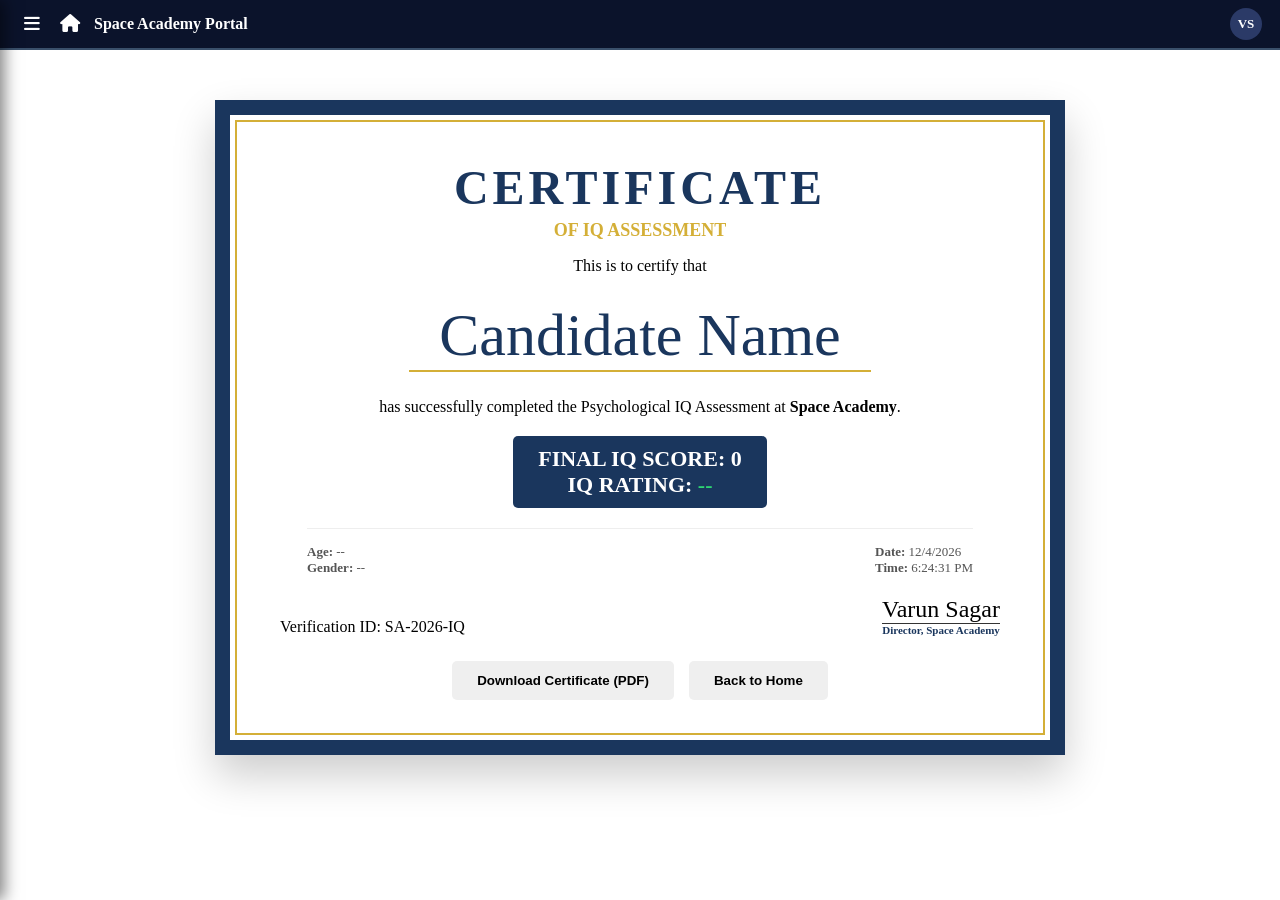
<file: certificate.html>
<!DOCTYPE html>
<html lang="en">
<head>
    <meta charset="UTF-8">
    <meta name="viewport" content="width=device-width, initial-scale=1.0">

    <!-- Naya Title yahan Line 6 par -->
    <title>Space Academy | Real-Based IQ Assessment</title>

    <!-- Naye Meta tags aur Favicon yahan -->
    <meta name="description" content="Advanced IQ Assessment Platform — Test your logical reasoning, analytical thinking, memory, and problem-solving skills through a professional timed assessment system. Get instant IQ-like performance analysis with smart scoring based on accuracy and speed.">
    <link rel="icon" type="image/png" href="logo_space.png">
    <link rel="shortcut icon" href="logo_space.png">
    
    <style>
 
 body {
         /* 1. Purani position absolute ya fixed ko hatao */
    position: relative !important; 
    
    /* 2. Header (64px) ke neeche perfectly push karne ke liye top margin */
    margin-top: 0px !important; 
    margin-bottom: 40px !important;
    
    /* 3. Screen ke beech me lane ke liye */
    margin-left: auto !important;
    margin-right: auto !important;
    
    /* 4. Layout barbad na ho */
    display: block !important; 
    clear: both;
        }

        /* Certificate Box - Horizontal Landscape Look */
        .certificate {
            margin: 0 auto;
            background: white;
            margin-top: 100px;
            width: 100%;
            max-width: 850px;
            aspect-ratio: 1.4 / 1;
            padding: 40px;
            position: relative;
            border: 15px solid #1a365d;
            box-shadow: 0 20px 40px rgba(0,0,0,0.2);
            text-align: center;
            box-sizing: border-box;
            -webkit-print-color-adjust: exact;
            print-color-adjust: exact;
        }

        .certificate::after {
            content: "";
            position: absolute;
            top: 5px; left: 5px; right: 5px; bottom: 5px;
            border: 2px solid #d4af37;
            pointer-events: none;
        }

        .header h1 {
            font-family: 'Cinzel', serif;
            font-size: clamp(28px, 6vw, 48px);
            color: #1a365d;
            margin: 5px 0;
            letter-spacing: 4px;
        }

        .sub-header {
            font-size: clamp(12px, 3vw, 18px);
            color: #d4af37;
            font-weight: bold;
            text-transform: uppercase;
            margin-bottom: 15px;
        }

        .user-name {
            font-family: 'Great Vibes', cursive;
            font-size: clamp(35px, 9vw, 60px);
            color: #1a365d;
            margin: 10px 0;
            border-bottom: 2px solid #d4af37;
            display: inline-block;
            padding: 0 30px;
        }

        /* FIXED: Final IQ Score Box (Choti line) */
        .result-box {
            background: #1a365d;
            color: white;
            padding: 10px 25px;
            border-radius: 5px;
            font-size: clamp(16px, 4vw, 22px);
            font-weight: bold;
            margin: 20px auto;
            display: table; /* Isse patti lambi nahi hogi */
        }

        .details-grid {
            display: flex;
            justify-content: space-between;
            margin: 20px auto;
            max-width: 90%;
            font-size: 13px;
            color: #555;
            text-align: left;
            border-top: 1px solid #eee;
            padding-top: 15px;
        }

        .footer {
            display: flex;
            justify-content: space-between;
            align-items: flex-end;
            margin-top: 20px;
            padding: 0 10px;
        }

        .sig-name {
            font-family: 'Great Vibes', cursive;
            font-size: 26px;
            color: #1a365d;
            margin: 0;
        }

        .sig-line {
            border-top: 1px solid #333;
            font-weight: bold;
            font-size: 11px;
            color: #1a365d;
        }

        /* Buttons Styling */
        .btn-container {
            margin-top: 25px;
            display: flex;
            gap: 15px;
            justify-content: center;
        }

        .btn {
            padding: 12px 25px;
            border: none;
            border-radius: 5px;
            cursor: pointer;
            font-weight: bold;
            transition: 0.3s;
        }

        
        .btn-gold { background: #d4af37; color: #1a365d; }
        .btn-blue { background: #1a365d; color: white; }
        .btn:hover { transform: scale(1.05); }

        @media print {
            .btn-container { display: none; }
            body { background: white; padding: 0; }
        }

        @media (max-width: 600px) {
            .certificate { aspect-ratio: auto; padding: 20px; }
            .details-grid { flex-direction: column; text-align: center; }
            .footer { flex-direction: column; align-items: center; gap: 10px; }
        }

        :root {
    --bg-dark: #0b132b;
    --bg-panel: #1c2541;
    --border-line: #3a506b;
    --neon-accent: #00b4d8;
    --text-white: #ffffff;
    --text-grey: #8ecae6;
}

/* Header Navbar Config - Highest priority stacking to prevent cutting */
.razor-header {
   position: fixed;        /* Isse header apni jagah par lock ho jayega */
    top: 0;                 /* Screen ki sabse upar wali line se chipka dega */
    left: 50%;              /* Pehle 50% left me le jayega */
    transform: translateX(-50%); /* Phir perfect mathematical center me align karega */
    width: 100%;            /* Poori screen ki width cover karega Razorpay ki tarah */
    z-index: 999;     
    height: 50px;      /* Taaki koi text iske upar na tair sake */
    
    background-color: var(--bg-dark); 
    display: flex; 
    justify-content: space-between; 
    align-items: center; 
    padding: 10px 18px; 
    border-bottom: 2px solid var(--border-line); /* Clean bottom line look */
    box-sizing: border-box;
}
.header-left { display: flex; align-items: center; gap: 14px; width: calc(100% - 60px); }
.menu-btn, .home-btn {
    background: none; border: none; color: var(--text-white);
    font-size: 18px; cursor: pointer; transition: color 0.2s; flex-shrink: 0;
}
.menu-btn:hover, .home-btn:hover { color: var(--neon-accent); }

/* Prevents the text title from breaking or shrinking on desktop screens */
.portal-title { 
    color: var(--text-white); 
    font-size: 16px; 
    font-weight: 600; 
    white-space: nowrap;
    overflow: hidden;
    text-overflow: ellipsis;
    flex-shrink: 0; 
}
.user-avatar {
    background: #2b3a67; color: #fff; width: 32px; height: 32px;
    display: flex; align-items: center; justify-content: center;
    border-radius: 50%; font-size: 13px; font-weight: bold; flex-shrink: 0;
}

/* Slider Frame Overlay */
.portal-menu-overlay {
    display: none; position: fixed; top: 0; left: 0;
    width: 100%; height: 100%; background: rgba(0,0,0,0.6); z-index: 99999;
}
.portal-menu-overlay.open { display: block; }

/* Menu Slide System (Forces view directly over logos and bodies) */
.portal-menu-panel {
    position: fixed; top: 0; left: -310px; width: 310px; height: 100%;
    background-color: var(--bg-panel); z-index: 100000;
    transition: left 0.3s ease-in-out; display: flex; flex-direction: column;
    box-shadow: 4px 0 15px rgba(0,0,0,0.5); font-family: sans-serif;
}
.portal-menu-panel.open { left: 0; }

.brand-section { padding: 14px; background-color: var(--bg-dark); border-bottom: 1px solid var(--border-line); text-align: center; }
.brand-section h3 { margin: 0; color: var(--text-white); font-size: 15px; letter-spacing: 0.5px; }

.menu-list { padding: 10px 6px; display: flex; flex-direction: column; gap: 4px; overflow-y: auto; }
.menu-item { display: flex; align-items: center; gap: 12px; padding: 8px 10px; border-radius: 6px; cursor: pointer; transition: background 0.2s; }
.menu-item:hover { background-color: rgba(255,255,255,0.06); }

.item-icon { width: 30px; height: 30px; border-radius: 50%; display: flex; align-items: center; justify-content: center; color: #fff; font-size: 13px; flex-shrink: 0; }
.inner-item-logo { width: 100%; height: 100%; border-radius: 50%; }

.green-icon { background-color: #2ec4b6; }
.blue-icon { background-color: #0077b6; }
.grey-icon { background-color: #6c757d; }
.share-icon { background-color: #00b4d8; }
.orange-icon { background-color: #ff9f1c; }
.settings-icon { background-color: #4a5759; }
.red-icon { background-color: #e71d36; }
.dark-icon { background: none; }

.item-text h4 { color: var(--text-white); margin: 0; font-size: 13px; font-weight: 600; }
.item-text p { color: var(--text-grey); margin: 2px 0 0 0; font-size: 11px; line-height: 1.2; }

/* Contact Support Dropdown Setup with Click Action Colors */
.menu-item-wrapper { display: flex; flex-direction: column; }
.menu-sub-dropdown {
    max-height: 0; overflow: hidden; transition: max-height 0.3s ease-out;
    background-color: rgba(0,0,0,0.25); padding: 0 12px; border-radius: 4px;
    margin: 0 8px; display: flex; flex-direction: column; gap: 6px;
}
.menu-sub-dropdown.active { max-height: 140px; padding: 10px 12px; margin-bottom: 4px; border: 1px solid rgba(255,255,255,0.05); }
.sub-info-line { color: #e0f2fe; font-size: 11px; display: flex; align-items: center; gap: 8px; text-decoration: none; }
.link-action-row { color: var(--neon-accent); font-weight: bold; padding: 4px 0; transition: transform 0.2s; }
.link-action-row:hover { transform: translateX(3px); color: #fff; }
.sub-info-line i { width: 14px; text-align: center; }

/* Share This Stack Configurations (Untouched Style Mechanics) */
.social-side-stack {
    position: absolute; right: 8px; top: 120px;
    display: flex; flex-direction: column; gap: 6px; z-index: 1010;
    background: rgba(11, 19, 43, 0.9); padding: 6px; border-radius: 16px;
    transition: width 0.3s cubic-bezier(0.4, 0, 0.2, 1); width: 30px; overflow: hidden;
}
.social-side-stack.expanded { width: 230px; border-radius: 8px; box-shadow: -4px 4px 12px rgba(0,0,0,0.4); }
.social-link-item { display: flex; align-items: center; text-decoration: none; color: #fff; height: 30px; width: 100%; }
.social-link-item i { min-width: 30px; height: 30px; display: flex; align-items: center; justify-content: center; border-radius: 50%; font-size: 14px; color: #fff; }
.link-text { font-size: 10px; margin-left: 8px; white-space: nowrap; opacity: 0; transition: opacity 0.2s; }
.social-side-stack.expanded .link-text { opacity: 1; }

.insta-color i { background: radial-gradient(circle at 30% 107%, #fdf497 0%, #fdf497 5%, #fd5949 45%,#d6249f 60%,#285AEB 90%); }
.yt-color i { background-color: #f00; }
.fb-color i { background-color: #1877f2; }
.tw-color i { background-color: #000; }
.li-color i { background-color: #0a66c2; }
.tg-color i { background-color: #0088cc; }

/* Modals Overlay Settings */
.info-content-modal {
    display: none; position: fixed; top: 0; left: 0; width: 100%; height: 100%;
    background: rgba(0,0,0,0.75); z-index: 999999; align-items: center; justify-content: center;
    font-family: sans-serif; padding: 10px; box-sizing: border-box;
}
.info-content-modal.show { display: flex; }
.modal-body {
    background-color: var(--bg-panel); border: 1px solid var(--border-line);
    padding: 20px; border-radius: 10px; width: 100%; max-width: 400px;
    position: relative; color: var(--text-white); box-shadow: 0 8px 24px rgba(0,0,0,0.6); box-sizing: border-box;
}
.close-modal { position: absolute; top: 10px; right: 15px; font-size: 22px; color: var(--text-grey); cursor: pointer; }
.close-modal:hover { color: #fff; }
.modal-body h2 { margin-top: 0; font-size: 16px; border-bottom: 1px solid var(--border-line); padding-bottom: 8px; color: var(--neon-accent); }
.clean-bullet-list { padding-left: 18px; margin: 12px 0; font-size: 12px; display: flex; flex-direction: column; gap: 6px; line-height: 1.4; }
.modal-logo-center { text-align: center; margin-bottom: 10px; }
.modal-logo-center img { width: 50px; height: 50px; border-radius: 50%; border: 1px solid var(--border-line); }
.academy-section-block { margin-bottom: 12px; }
.academy-section-block h3 { margin: 0 0 4px 0; font-size: 13px; color: #99e2b4; }
.academy-section-block p { margin: 0; font-size: 11.5px; color: #e2eafc; line-height: 1.4; }
.faq-row { margin-bottom: 12px; font-size: 12px; }
.faq-row p { margin: 4px 0 0 0; color: #cbd5e1; }

.upi-box { background: rgba(0,0,0,0.3); padding: 8px; border-radius: 4px; font-size: 12px; text-align: center; margin: 10px 0; border: 1px dashed var(--border-line); }
.redeem-container { display: flex; gap: 8px; margin-top: 12px; }
.redeem-container input { flex: 1; padding: 8px; background: #0b132b; border: 1px solid var(--border-line); color: #fff; border-radius: 4px; font-size: 12px; }
.redeem-container button { padding: 8px 14px; background: #ff9f1c; border: none; color: #000; font-weight: bold; border-radius: 4px; cursor: pointer; font-size: 12px; }

.settings-control-row { display: flex; justify-content: space-between; align-items: center; margin-bottom: 14px; font-size: 12.5px; gap: 10px; }
.settings-control-row select { padding: 6px; background: #0b132b; color: #fff; border: 1px solid var(--border-line); border-radius: 4px; font-size: 12px; }

.toggle-switch-wrapper { position: relative; display: inline-block; width: 38px; height: 20px; }
.toggle-switch-wrapper input { opacity: 0; width: 0; height: 0; }
.toggle-slider { position: absolute; cursor: pointer; top: 0; left: 0; right: 0; bottom: 0; background-color: #4a5759; transition: .3s; border-radius: 20px; }
.toggle-slider:before { position: absolute; content: ""; height: 14px; width: 14px; left: 3px; bottom: 3px; background-color: white; transition: .3s; border-radius: 50%; }
input:checked + .toggle-slider { background-color: var(--neon-accent); }
input:checked + .toggle-slider:before { transform: translateX(18px); }

body.theme-purple { --bg-dark: #1a1a2e; --bg-panel: #16213e; --border-line: #0f3460; --neon-accent: #e94560; }
body.theme-dark { --bg-dark: #121212; --bg-panel: #1e1e1e; --border-line: #333333; --neon-accent: #cf6679; }

/* Volume Control Responsive Fix */
.volume-slider-box{
    display:flex;
    align-items:center;
    gap:8px;

    width:100%;
    max-width:170px;

    flex-wrap:nowrap;
}

.volume-slider-box input[type="range"]{
    width:100%;
    min-width:0;
}

.volume-slider-box i{
    flex-shrink:0;
    font-size:14px;
}
    
    </style>

    </head>
    <body>
        
     <div class="razor-header">
    <div class="header-left">
        <button class="menu-btn" id="menuToggleBtn" onclick="togglePortalMenu()">
            <i class="fas fa-bars"></i>
        </button>
        <a href="index.html" class="home-btn" title="Home">
            <i class="fas fa-home"></i>
        </a>
        <span class="portal-title">Space Academy Portal</span>
    </div>
    <div class="header-right">
        <div class="user-avatar">VS</div>
    </div>
</div>

<div class="portal-menu-overlay" id="menuOverlay" onclick="togglePortalMenu()"></div>

<div class="portal-menu-panel" id="menuPanel">
    
    <div class="brand-section">
        <h3>Space Academy Menu</h3>
    </div>

    <div class="menu-list">
        
        <div class="menu-item" onclick="openSectionModal('rulesModal')">
            <div class="item-icon green-icon"><i class="fas fa-clipboard-list"></i></div>
            <div class="item-text">
                <h4>Test Rules</h4>
                <p>Comprehensive overview of assessment rules.</p>
            </div>
        </div>

        <div class="menu-item-wrapper">
            <div class="menu-item" onclick="toggleSubDropdown('supportDropdown')">
                <div class="item-icon blue-icon"><i class="fas fa-headset"></i></div>
                <div class="item-text">
                    <h4>Contact Support</h4>
                    <p>Get instant technical assistance.</p>
                </div>
            </div>
            <div class="menu-sub-dropdown" id="supportDropdown">
                <a href="https://wa.me/919761702726" target="_blank" class="sub-info-line link-action-row">
                    <i class="fab fa-whatsapp"></i> <span>WhatsApp: +91 9761702726 (Click to Chat)</span>
                </a>
                <div class="sub-info-line"><i class="fas fa-phone-alt"></i> Alternative: +91 9675043837</div>
                <a href="mailto:varunrider395@gmail.com?subject=Space%20Academy%20Support%20Request" class="sub-info-line link-action-row">
                    <i class="fas fa-envelope"></i> <span>Email: varunrider395@gmail.com</span>
                </a>
            </div>
        </div>

        <div class="menu-item" onclick="openSectionModal('directorModal')">
            <div class="item-icon dark-icon">
                <img src="1000197778.png" alt="Director Logo" class="inner-item-logo">
            </div>
            <div class="item-text">
                <h4>Director Academy</h4>
                <p>Explore core sections and intro specs.</p>
            </div>
        </div>

        <div class="menu-item" onclick="openSectionModal('faqModal')">
            <div class="item-icon grey-icon"><i class="fas fa-question-circle"></i></div>
            <div class="item-text">
                <h4>FAQ</h4>
                <p>Frequently Asked Questions regarding assessment.</p>
            </div>
        </div>

        <div class="menu-item" id="shareThisItem" onclick="toggleShareLinks(event)">
            <div class="item-icon share-icon"><i class="fas fa-share-alt"></i></div>
            <div class="item-text">
                <h4>Share this</h4>
                <p>Expand to access ecosystem channels.</p>
            </div>
        </div>

        <div class="menu-item" onclick="openSectionModal('giftModal')">
            <div class="item-icon orange-icon"><i class="fas fa-gift"></i></div>
            <div class="item-text">
                <h4>Share Gift</h4>
                <p>Submit reviews and redeem code modules.</p>
            </div>
        </div>

        <div class="menu-item" onclick="openSectionModal('settingsModal')">
            <div class="item-icon settings-icon"><i class="fas fa-sliders-h"></i></div>
            <div class="item-text">
                <h4>Settings</h4>
                <p>Themes, layout adjustments and audio engine toggles.</p>
            </div>
        </div>

        <div class="menu-item logout-item" onclick="togglePortalMenu()">
            <div class="item-icon red-icon"><i class="fas fa-times-circle"></i></div>
            <div class="item-text">
                <h4>Exit Portal</h4>
                <p>Close operational menu instantly.</p>
            </div>
        </div>
    </div>

    <div class="social-side-stack" id="socialStack">
        <a href="https://www.instagram.com/varun__sagar__vk?igsh=ZDF0N2t0NzBvNXpt" target="_blank" class="social-link-item insta-color">
            <i class="fab fa-instagram"></i> 
            <span class="link-text">Instagram: https://instagram.com/varun__sagar__vk</span>
        </a>
        <a href="https://www.youtube.com/@Instructorvarun" target="_blank" class="social-link-item yt-color">
            <i class="fab fa-youtube"></i> 
            <span class="link-text">YouTube: https://youtube.com/@Instructorvarun</span>
        </a>
        <a href="https://www.youtube.com/@Instructorvarun" target="_blank" class="social-link-item fb-color">
            <i class="fab fa-facebook-f"></i> 
            <span class="link-text">Facebook:https://www.facebook.com/share/1CarZJQese/</span>
        </a>
        <a href="https://x.com/VarunRider78725" target="_blank" class="social-link-item tw-color">
            <i class="fab fa-twitter"></i> 
            <span class="link-text">Twitter: https://x.com/VarunRider78725</span>
        </a>
        <a href="https://www.linkedin.com/in/varun-rider-454a463b" target="_blank" class="social-link-item li-color">
            <i class="fab fa-linkedin-in"></i> 
            <span class="link-text">LinkedIn: https://linkedin.com/in/varun-rider</span>
        </a>
        <a href="https://t.me/VarunRider395IQAssessment" target="_blank" class="social-link-item tg-color">
            <i class="fab fa-telegram-plane"></i> 
            <span class="link-text">Telegram: https://t.me/VarunRider395IQAssessment</span>
        </a>
    </div>
</div>

<div id="rulesModal" class="info-content-modal">
    <div class="modal-body">
        <span class="close-modal" onclick="closeSectionModal('rulesModal')">&times;</span>
        <h2>Test Rules</h2>
        <ul class="clean-bullet-list">
            <li><strong>Total Questions:</strong> 30 — Attempt all questions carefully.</li>
            <li><strong>Time Limit:</strong> 08 Minutes — The timer will run continuously.</li>
            <li>Do not refresh or close the page after starting the test.</li>
            <li>Avoid any external help to ensure accurate results.</li>
            <li>The test will auto-submit when the time is over.</li>
            <li>The timer will start 5 seconds after clicking the button.</li>
            <li>Take this test in a calm and peaceful environment.</li>
        </ul>
    </div>
</div>

<div id="directorModal" class="info-content-modal">
    <div class="modal-body">
        <span class="close-modal" onclick="closeSectionModal('directorModal')">&times;</span>
        <div class="modal-logo-center"><img src="1000197778.png" alt="Space Academy Logo"></div>
        <h2>Director Academy Information</h2>
        <div class="academy-section-block"><h3>1. Home Page</h3><p>Welcome to Space Academy Portal! Unlock Your Intelligence & Skills with our top tier performance evaluation trackers.</p></div>
        <div class="academy-section-block"><h3>2. About Us</h3><p>Space Academy is engineered to build highly effective analytical and cognitive skillsets.</p></div>
        <div class="academy-section-block"><h3>3. Courses Section</h3><p>Explore customized tracks including English Speaking, IQ Test, Science, Computer Basics, and Personality Development.</p></div>
        <div class="academy-section-block"><h3>4. IQ Test Section</h3><p>Features access to free cultural-fair metric evaluations, precision timing trackers, and deep structural score analytics.</p></div>
    </div>
</div>

<div id="faqModal" class="info-content-modal">
    <div class="modal-body">
        <span class="close-modal" onclick="closeSectionModal('faqModal')">&times;</span>
        <h2>Frequently Asked Questions</h2>
        <div class="faq-row"><strong>Q1: What is the processing fee for the official evaluation dashboard?</strong><p>Ans: The standard assessment processing fee is set to ₹50 for structured profile verifications.</p></div>
        <div class="faq-row"><strong>Q2: Will I receive a verified institutional certificate?</strong><p>Ans: Yes, an automated cryptographic evaluation certificate is processed instantly upon validation completion.</p></div>
        <div class="faq-row"><strong>Q3: How are the score matrix and results delivered?</strong><p>Ans: Detailed spatial logic tracking and charts are updated straight on the response profile view post-submission.</p></div>
    </div>
</div>

<div id="giftModal" class="info-content-modal">
    <div class="modal-body">
        <span class="close-modal" onclick="closeSectionModal('giftModal')">&times;</span>
        <h2>Share Gift & Rewards</h2>
        <p>Give us your structural experience feedback. Support the academy or redeem access values below.</p>
        <div class="upi-box">Official UPI Merchant ID: <strong>9761702726-6@axl</strong></div>
        <div class="redeem-container">
            <input type="text" id="couponInput" placeholder="Enter Redeem Code Here...">
            <button onclick="executeRedeemVerification()">Validate Code</button>
        </div>
        <p id="redeemStatus" style="margin-top:10px; font-weight:bold; font-size:13px;"></p>
    </div>
</div>

<div id="settingsModal" class="info-content-modal">
    <div class="modal-body">
        <span class="close-modal" onclick="closeSectionModal('settingsModal')">&times;</span>
        <h2>Portal System Settings</h2>
        
        <div class="settings-control-row">
            <span>Select System Interface Theme:</span>
            <select id="themeSelector" onchange="applySystemThemeChange()">
                <option value="cyan">Dark Navy + Neon Cyan</option>
                <option value="purple">Purple + Royal Blue</option>
                <option value="dark">Classic Deep Slate Black</option>
            </select>
        </div>
        
        <div class="settings-control-row">
            <span>Ringtone (Azimov Longing):</span>
            <select id="ringtoneTrackSelector" onchange="switchTrackSelection()">
                <option value="track1">Azimov Longing Default</option>
                <option value="track2">Cyber Beep Electronic</option>
                <option value="track3">Cosmic Clock Ticking</option>
            </select>
        </div>

        <div class="settings-control-row volume-control-wrapper">
            <span>Ringtone Volume Level:</span>
            <div class="volume-slider-box">
                <button type="button" class="vol-step-btn" onclick="decrementVolumeStep()">-</button>
                <input type="range" id="volumeSliderControl" min="0" max="100" value="70" oninput="adjustAudioEngineVolume()">
                <button type="button" class="vol-step-btn" onclick="incrementVolumeStep()">+</button>
            </div>
        </div>
        
        <div class="settings-control-row">
            <span>Portal Ringtone Audio Engine:</span>
            <label class="toggle-switch-wrapper">
                <input type="checkbox" id="audioToggleSwitch" onchange="handleAudioToggleChange()">
                <span class="toggle-slider"></span>
            </label>
        </div>
    </div>
</div>

<link rel="stylesheet" href="https://cdnjs.cloudflare.com/ajax/libs/font-awesome/6.4.0/css/all.min.css">

    <div class="certificate">
        <div class="header">
            <h1>CERTIFICATE</h1>
        </div>
        <div class="sub-header">OF IQ ASSESSMENT</div>

        <div class="content">
            <p>This is to certify that</p>
            <div class="user-name" id="display-name">Candidate Name</div>
            <p>has successfully completed the Psychological IQ Assessment at <b>Space Academy</b>.</p>
            
           <div class="result-box">
    FINAL IQ SCORE: <span id="display-score">00</span><br>
    IQ RATING: <span id="display-category" style="font-weight: bold; color: #2ed573;">--</span>
</div>

            <div class="details-grid">
                <div>
                    <strong>Age:</strong> <span id="display-age">--</span><br>
                    <strong>Gender:</strong> <span id="display-gender">--</span>
                </div>
                <div>
                    <strong>Date:</strong> <span id="display-date">--</span><br>
                    <strong>Time:</strong> <span id="display-time">--</span>
                </div>
            </div>
        </div>

        <div class="footer">
            <div class="timestamp">Verification ID: SA-2026-IQ</div>
            <div class="signature">
                <p style="font-family: 'Great Vibes', cursive; font-size: 24px; margin: 0;">Varun Sagar</p>
                <div class="sig-line">Director, Space Academy</div>
            </div>
        </div>

        <div class="btn-container">
            <button class="btn" onclick="window.print()">Download Certificate (PDF)</button>
            <button class="btn" onclick="location.href='index.html'">Back to Home</button>
        </div>
    </div>

    <script>
        // Data fetch karne ka function (Local Storage se)
        window.onload = function() {
            // Hum ye maan kar chal rahe hain ki data localStorage mein save hai
            const name = localStorage.getItem('userName') || "Candidate Name";
            const age = localStorage.getItem('userAge') || "--";
            const gender = localStorage.getItem('userGender') || "--";
            const score = localStorage.getItem('finalIQScore') || "0";
            const category = localStorage.getItem('iqCategory') || "--";

            // Current Date aur Time nikalna
            const now = new Date();
            const dateStr = now.toLocaleDateString();
            const timeStr = now.toLocaleTimeString();

            // Screen par dikhana
            document.getElementById('display-name').innerText = name;
            document.getElementById('display-age').innerText = age;
            document.getElementById('display-gender').innerText = gender;
            document.getElementById('display-score').innerText = score;
            document.getElementById('display-date').innerText = dateStr;
            document.getElementById('display-time').innerText = timeStr;
            document.getElementById('display-category').innerText = category;
            
        };
        // 📱 MOBILE BACK BUTTON -> GO TO INDEX.HTML
window.history.pushState(null, null, window.location.href);
window.addEventListener('popstate', function(event) {
    // Payment page se back karne par index.html par bhejo
    window.location.href = 'calculation.html';
    window.history.pushState(null, null, window.location.href);
});

    let audioInstance = null; 

function togglePortalMenu() {
    const panel = document.getElementById('menuPanel');
    const overlay = document.getElementById('menuOverlay');
    panel.classList.toggle('open');
    overlay.classList.toggle('open');
}

function toggleSubDropdown(dropdownId) {
    const dropdown = document.getElementById(dropdownId);
    dropdown.classList.toggle('active');
}

function toggleShareLinks(event) {
    event.stopPropagation();
    const stack = document.getElementById('socialStack');
    stack.classList.toggle('expanded');
}

document.getElementById('menuPanel').addEventListener('click', function(e) {
    const stack = document.getElementById('socialStack');
    if (!document.getElementById('shareThisItem').contains(e.target) && !stack.contains(e.target)) {
        stack.classList.remove('expanded');
    }
});

function openSectionModal(modalId) {
    document.getElementById(modalId).classList.add('show');
}

function closeSectionModal(modalId) {
    document.getElementById(modalId).classList.remove('show');
}

function executeRedeemVerification() {
    const code = document.getElementById('couponInput').value.trim().toUpperCase();
    const statusMsg = document.getElementById('redeemStatus');
    
    if(code === "") {
        statusMsg.style.color = "#e71d36";
        statusMsg.innerText = "Please input a valid key payload first.";
        return;
    }
    
    if(code === "SPACE50" || code === "VARUNRIDER") {
        statusMsg.style.color = "#2ec4b6";
        statusMsg.innerText = "Code Verified Successfully! Premium Access Initiated.";
    } else {
        statusMsg.style.color = "#e71d36";
        statusMsg.innerText = "Invalid Redeem Code entry. Please try another key.";
    }
}

function applySystemThemeChange() {
    const selection = document.getElementById('themeSelector').value;
    document.body.className = ""; 
    
    if(selection === "purple") {
        document.body.classList.add('theme-purple');
    } else if (selection === "dark") {
        document.body.classList.add('theme-dark');
    }
}

// Audio Engine: Plays Audio and controls Volume
function handleAudioToggleChange() {
    const isSoundEnabled = document.getElementById('audioToggleSwitch').checked;
    
    if(isSoundEnabled) {
        if (!audioInstance) {
            audioInstance = new Audio('ringtone.mp3'); 
            audioInstance.loop = true;
        }
        adjustAudioEngineVolume();
        
        audioInstance.play().catch(err => {
            console.log("Audio play blocked: ", err);
        });
    } else {
        if (audioInstance) {
            audioInstance.pause();
        }
    }
}

// Dynamically updates the ringtone volume level [0.0 to 1.0]
function adjustAudioEngineVolume() {
    const currentSliderValue = document.getElementById('volumeSliderControl').value;
    if (audioInstance) {
        audioInstance.volume = currentSliderValue / 100;
    }
}

// FIXED FEATURE: Decrement Volume Step via Button (-)
function decrementVolumeStep() {
    const slider = document.getElementById('volumeSliderControl');
    let currentValue = parseInt(slider.value);
    currentValue = Math.max(0, currentValue - 5); // 5 points se decrease karega, limit 0 tak
    slider.value = currentValue;
    adjustAudioEngineVolume();
}

// FIXED FEATURE: Increment Volume Step via Button (+)
function incrementVolumeStep() {
    const slider = document.getElementById('volumeSliderControl');
    let currentValue = parseInt(slider.value);
    currentValue = Math.min(100, currentValue + 5); // 5 points se increase karega, limit 100 tak
    slider.value = currentValue;
    adjustAudioEngineVolume();
}

function switchTrackSelection() {
    const isSoundEnabled = document.getElementById('audioToggleSwitch').checked;
    
    if (audioInstance) {
        audioInstance.pause();
        audioInstance = null;
    }
    
    if(isSoundEnabled) {
        handleAudioToggleChange();
    }
}
    </script>
    <script src="security.js"></script>
    <script src="style.css"></script>
</body>
</html>
</file>
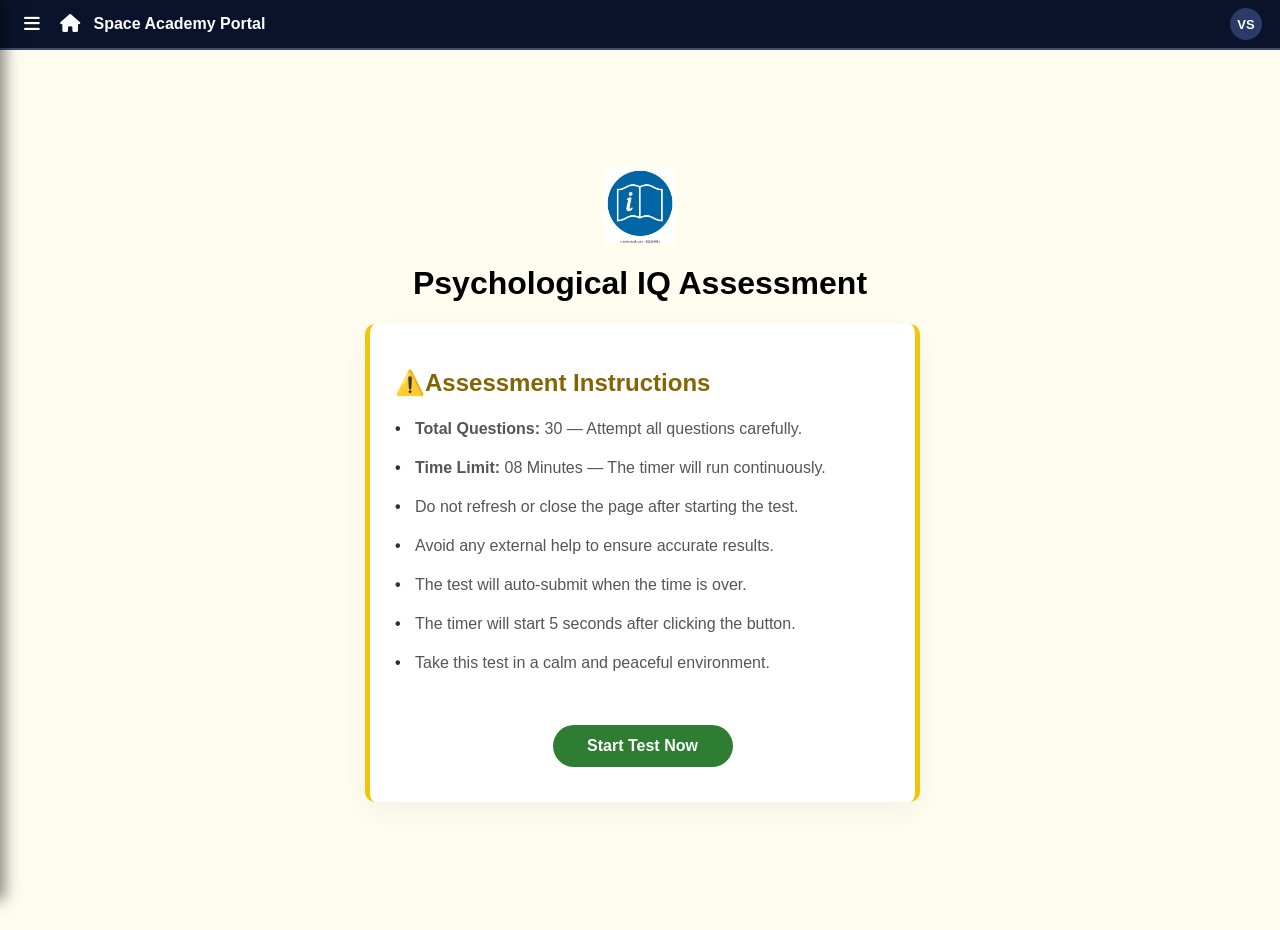
<file: instructions.html>
<!DOCTYPE html>
<html lang="en">
<head>
  
    <meta charset="UTF-8">
    <meta name="viewport" content="width=device-width, initial-scale=1.0">
    <title>Space Academy | Real-Based IQ Assessment</title>
    <meta name="description" content="Advanced IQ Assessment Platform — Test your logical reasoning, analytical thinking, memory, and problem-solving skills...">
    <link rel="icon" type="image/png" href="logo_space.png">
    <link rel="shortcut icon" href="logo_space.png">
   
    <style>
        
/* Body background light yellow (very light) */
body {
    background-color: #fffdf0; 
    display: flex;
    justify-content: center;
    align-items: center;
    min-height: 100vh;
    margin: 0;
    padding: 15px;
    font-family: sans-serif;
}

.main-wrapper {
    width: 80%;
    max-width: 550px;
    text-align: center;
}

/* Card Style with Yellow Left Border */
.instructions-card {
    color: #856404;
    width: 90%;
    background: #ffffff;
    padding: 25px;
    border-radius: 10px;
    box-shadow: 0 10px 30px rgba(0,0,0,0.05);
    text-align: left;
    /* Ye hai aapki requested yellow line */
    max-width: 500;
    border-left: 5px solid #f1c40f; 
    border-right: 5px solid #f1c40f;
    margin: 20px auto;
}

.instruction-header {
    display: flex;
    align-items: center;
    gap: 10px;
    margin-bottom: 20px;
    margin-top: 25px;
}

.instruction-header h2 {
    font-size: 20px;
    color: #856404;
    margin: 0;
}

.warning-icon {
    font-size: 22px;
}

.points-list {
    list-style: none; /* Dots hatane ke liye */
    padding: 0;
}

.points-list li {
    position: relative;
    padding-left: 20px;
    margin-bottom: 15px;
    color: #555;
    line-height: 1.5;
}

/* Custom Bullet points */
.points-list li::before {
    content: "•";
    position: absolute;
    left: 0;
    color: #333;
    font-weight: bold;
}

/* Button centered and capsule shape */
.start-test-btn {
    display: block;
    width: 180px;
    margin: 50px auto 10px auto;
    padding: 12px;
    background-color: #2e7d32;
    color: white;
    border: none;
    border-radius: 30px;
    font-size: 16px;
    font-weight: bold;
    cursor: pointer;
    text-align: center;
}

/* Mobile responsive */
@media (max-width: 480px) {
    .instructions-card {
        padding: 20px;
    }
}

.main-logo {
    width: 70px;
    height: auto;
    display: block;
    margin: 60px auto 20px auto; /* 30px upar se gap mobile par perfect hai */
}

   :root {
    --bg-dark: #0b132b;
    --bg-panel: #1c2541;
    --border-line: #3a506b;
    --neon-accent: #00b4d8;
    --text-white: #ffffff;
    --text-grey: #8ecae6;
}

/* Header Navbar Config - Highest priority stacking to prevent cutting */
.razor-header {
   position: fixed;        /* Isse header apni jagah par lock ho jayega */
    top: 0;                 /* Screen ki sabse upar wali line se chipka dega */
    left: 50%;              /* Pehle 50% left me le jayega */
    transform: translateX(-50%); /* Phir perfect mathematical center me align karega */
    width: 100%;            /* Poori screen ki width cover karega Razorpay ki tarah */
    z-index: 999;     
    height: 50px;      /* Taaki koi text iske upar na tair sake */
    
    background-color: var(--bg-dark); 
    display: flex; 
    justify-content: space-between; 
    align-items: center; 
    padding: 10px 18px; 
    border-bottom: 2px solid var(--border-line); /* Clean bottom line look */
    box-sizing: border-box;
}
.header-left { display: flex; align-items: center; gap: 14px; width: calc(100% - 60px); }
.menu-btn, .home-btn {
    background: none; border: none; color: var(--text-white);
    font-size: 18px; cursor: pointer; transition: color 0.2s; flex-shrink: 0;
}
.menu-btn:hover, .home-btn:hover { color: var(--neon-accent); }

/* Prevents the text title from breaking or shrinking on desktop screens */
.portal-title { 
    color: var(--text-white); 
    font-size: 16px; 
    font-weight: 600; 
    white-space: nowrap;
    overflow: hidden;
    text-overflow: ellipsis;
    flex-shrink: 0; 
}
.user-avatar {
    background: #2b3a67; color: #fff; width: 32px; height: 32px;
    display: flex; align-items: center; justify-content: center;
    border-radius: 50%; font-size: 13px; font-weight: bold; flex-shrink: 0;
}

/* Slider Frame Overlay */
.portal-menu-overlay {
    display: none; position: fixed; top: 0; left: 0;
    width: 100%; height: 100%; background: rgba(0,0,0,0.6); z-index: 99999;
}
.portal-menu-overlay.open { display: block; }

/* Menu Slide System (Forces view directly over logos and bodies) */
.portal-menu-panel {
    position: fixed; top: 0; left: -310px; width: 310px; height: 100%;
    background-color: var(--bg-panel); z-index: 100000;
    transition: left 0.3s ease-in-out; display: flex; flex-direction: column;
    box-shadow: 4px 0 15px rgba(0,0,0,0.5); font-family: sans-serif;
}
.portal-menu-panel.open { left: 0; }

.brand-section { padding: 14px; background-color: var(--bg-dark); border-bottom: 1px solid var(--border-line); text-align: center; }
.brand-section h3 { margin: 0; color: var(--text-white); font-size: 15px; letter-spacing: 0.5px; }

.menu-list { padding: 10px 6px; display: flex; flex-direction: column; gap: 4px; overflow-y: auto; }
.menu-item { display: flex; align-items: center; gap: 12px; padding: 8px 10px; border-radius: 6px; cursor: pointer; transition: background 0.2s; }
.menu-item:hover { background-color: rgba(255,255,255,0.06); }

.item-icon { width: 30px; height: 30px; border-radius: 50%; display: flex; align-items: center; justify-content: center; color: #fff; font-size: 13px; flex-shrink: 0; }
.inner-item-logo { width: 100%; height: 100%; border-radius: 50%; }

.green-icon { background-color: #2ec4b6; }
.blue-icon { background-color: #0077b6; }
.grey-icon { background-color: #6c757d; }
.share-icon { background-color: #00b4d8; }
.orange-icon { background-color: #ff9f1c; }
.settings-icon { background-color: #4a5759; }
.red-icon { background-color: #e71d36; }
.dark-icon { background: none; }

.item-text h4 { color: var(--text-white); margin: 0; font-size: 13px; font-weight: 600; }
.item-text p { color: var(--text-grey); margin: 2px 0 0 0; font-size: 11px; line-height: 1.2; }

/* Contact Support Dropdown Setup with Click Action Colors */
.menu-item-wrapper { display: flex; flex-direction: column; }
.menu-sub-dropdown {
    max-height: 0; overflow: hidden; transition: max-height 0.3s ease-out;
    background-color: rgba(0,0,0,0.25); padding: 0 12px; border-radius: 4px;
    margin: 0 8px; display: flex; flex-direction: column; gap: 6px;
}
.menu-sub-dropdown.active { max-height: 140px; padding: 10px 12px; margin-bottom: 4px; border: 1px solid rgba(255,255,255,0.05); }
.sub-info-line { color: #e0f2fe; font-size: 11px; display: flex; align-items: center; gap: 8px; text-decoration: none; }
.link-action-row { color: var(--neon-accent); font-weight: bold; padding: 4px 0; transition: transform 0.2s; }
.link-action-row:hover { transform: translateX(3px); color: #fff; }
.sub-info-line i { width: 14px; text-align: center; }

/* Share This Stack Configurations (Untouched Style Mechanics) */
.social-side-stack {
    position: absolute; right: 8px; top: 120px;
    display: flex; flex-direction: column; gap: 6px; z-index: 1010;
    background: rgba(11, 19, 43, 0.9); padding: 6px; border-radius: 16px;
    transition: width 0.3s cubic-bezier(0.4, 0, 0.2, 1); width: 30px; overflow: hidden;
}
.social-side-stack.expanded { width: 230px; border-radius: 8px; box-shadow: -4px 4px 12px rgba(0,0,0,0.4); }
.social-link-item { display: flex; align-items: center; text-decoration: none; color: #fff; height: 30px; width: 100%; }
.social-link-item i { min-width: 30px; height: 30px; display: flex; align-items: center; justify-content: center; border-radius: 50%; font-size: 14px; color: #fff; }
.link-text { font-size: 10px; margin-left: 8px; white-space: nowrap; opacity: 0; transition: opacity 0.2s; }
.social-side-stack.expanded .link-text { opacity: 1; }

.insta-color i { background: radial-gradient(circle at 30% 107%, #fdf497 0%, #fdf497 5%, #fd5949 45%,#d6249f 60%,#285AEB 90%); }
.yt-color i { background-color: #f00; }
.fb-color i { background-color: #1877f2; }
.tw-color i { background-color: #000; }
.li-color i { background-color: #0a66c2; }
.tg-color i { background-color: #0088cc; }

/* Modals Overlay Settings */
.info-content-modal {
    display: none; position: fixed; top: 0; left: 0; width: 100%; height: 100%;
    background: rgba(0,0,0,0.75); z-index: 999999; align-items: center; justify-content: center;
    font-family: sans-serif; padding: 10px; box-sizing: border-box;
}
.info-content-modal.show { display: flex; }
.modal-body {
    background-color: var(--bg-panel); border: 1px solid var(--border-line);
    padding: 20px; border-radius: 10px; width: 100%; max-width: 400px;
    position: relative; color: var(--text-white); box-shadow: 0 8px 24px rgba(0,0,0,0.6); box-sizing: border-box;
}
.close-modal { position: absolute; top: 10px; right: 15px; font-size: 22px; color: var(--text-grey); cursor: pointer; }
.close-modal:hover { color: #fff; }
.modal-body h2 { margin-top: 0; font-size: 16px; border-bottom: 1px solid var(--border-line); padding-bottom: 8px; color: var(--neon-accent); }
.clean-bullet-list { padding-left: 18px; margin: 12px 0; font-size: 12px; display: flex; flex-direction: column; gap: 6px; line-height: 1.4; }
.modal-logo-center { text-align: center; margin-bottom: 10px; }
.modal-logo-center img { width: 50px; height: 50px; border-radius: 50%; border: 1px solid var(--border-line); }
.academy-section-block { margin-bottom: 12px; }
.academy-section-block h3 { margin: 0 0 4px 0; font-size: 13px; color: #99e2b4; }
.academy-section-block p { margin: 0; font-size: 11.5px; color: #e2eafc; line-height: 1.4; }
.faq-row { margin-bottom: 12px; font-size: 12px; }
.faq-row p { margin: 4px 0 0 0; color: #cbd5e1; }

.upi-box { background: rgba(0,0,0,0.3); padding: 8px; border-radius: 4px; font-size: 12px; text-align: center; margin: 10px 0; border: 1px dashed var(--border-line); }
.redeem-container { display: flex; gap: 8px; margin-top: 12px; }
.redeem-container input { flex: 1; padding: 8px; background: #0b132b; border: 1px solid var(--border-line); color: #fff; border-radius: 4px; font-size: 12px; }
.redeem-container button { padding: 8px 14px; background: #ff9f1c; border: none; color: #000; font-weight: bold; border-radius: 4px; cursor: pointer; font-size: 12px; }

.settings-control-row { display: flex; justify-content: space-between; align-items: center; margin-bottom: 14px; font-size: 12.5px; gap: 10px; }
.settings-control-row select { padding: 6px; background: #0b132b; color: #fff; border: 1px solid var(--border-line); border-radius: 4px; font-size: 12px; }

.toggle-switch-wrapper { position: relative; display: inline-block; width: 38px; height: 20px; }
.toggle-switch-wrapper input { opacity: 0; width: 0; height: 0; }
.toggle-slider { position: absolute; cursor: pointer; top: 0; left: 0; right: 0; bottom: 0; background-color: #4a5759; transition: .3s; border-radius: 20px; }
.toggle-slider:before { position: absolute; content: ""; height: 14px; width: 14px; left: 3px; bottom: 3px; background-color: white; transition: .3s; border-radius: 50%; }
input:checked + .toggle-slider { background-color: var(--neon-accent); }
input:checked + .toggle-slider:before { transform: translateX(18px); }

body.theme-purple { --bg-dark: #1a1a2e; --bg-panel: #16213e; --border-line: #0f3460; --neon-accent: #e94560; }
body.theme-dark { --bg-dark: #121212; --bg-panel: #1e1e1e; --border-line: #333333; --neon-accent: #cf6679; }

/* Volume Control Responsive Fix */
.volume-slider-box{
    display:flex;
    align-items:center;
    gap:8px;

    width:100%;
    max-width:170px;

    flex-wrap:nowrap;
}

.volume-slider-box input[type="range"]{
    width:100%;
    min-width:0;
}

.volume-slider-box i{
    flex-shrink:0;
    font-size:14px;
}
    </style>
</head>
<body>

    <div class="razor-header">
    <div class="header-left">
        <button class="menu-btn" id="menuToggleBtn" onclick="togglePortalMenu()">
            <i class="fas fa-bars"></i>
        </button>
        <a href="index.html" class="home-btn" title="Home">
            <i class="fas fa-home"></i>
        </a>
        <span class="portal-title">Space Academy Portal</span>
    </div>
    <div class="header-right">
        <div class="user-avatar">VS</div>
    </div>
</div>

<div class="portal-menu-overlay" id="menuOverlay" onclick="togglePortalMenu()"></div>

<div class="portal-menu-panel" id="menuPanel">
    
    <div class="brand-section">
        <h3>Space Academy Menu</h3>
    </div>

    <div class="menu-list">
        
        <div class="menu-item" onclick="openSectionModal('rulesModal')">
            <div class="item-icon green-icon"><i class="fas fa-clipboard-list"></i></div>
            <div class="item-text">
                <h4>Test Rules</h4>
                <p>Comprehensive overview of assessment rules.</p>
            </div>
        </div>

        <div class="menu-item-wrapper">
            <div class="menu-item" onclick="toggleSubDropdown('supportDropdown')">
                <div class="item-icon blue-icon"><i class="fas fa-headset"></i></div>
                <div class="item-text">
                    <h4>Contact Support</h4>
                    <p>Get instant technical assistance.</p>
                </div>
            </div>
            <div class="menu-sub-dropdown" id="supportDropdown">
                <a href="https://wa.me/919761702726" target="_blank" class="sub-info-line link-action-row">
                    <i class="fab fa-whatsapp"></i> <span>WhatsApp: +91 9761702726 (Click to Chat)</span>
                </a>
                <div class="sub-info-line"><i class="fas fa-phone-alt"></i> Alternative: +91 9675043837</div>
                <a href="mailto:varunrider395@gmail.com?subject=Space%20Academy%20Support%20Request" class="sub-info-line link-action-row">
                    <i class="fas fa-envelope"></i> <span>Email: varunrider395@gmail.com</span>
                </a>
            </div>
        </div>

        <div class="menu-item" onclick="openSectionModal('directorModal')">
            <div class="item-icon dark-icon">
                <img src="1000197778.png" alt="Director Logo" class="inner-item-logo">
            </div>
            <div class="item-text">
                <h4>Director Academy</h4>
                <p>Explore core sections and intro specs.</p>
            </div>
        </div>

        <div class="menu-item" onclick="openSectionModal('faqModal')">
            <div class="item-icon grey-icon"><i class="fas fa-question-circle"></i></div>
            <div class="item-text">
                <h4>FAQ</h4>
                <p>Frequently Asked Questions regarding assessment.</p>
            </div>
        </div>

        <div class="menu-item" id="shareThisItem" onclick="toggleShareLinks(event)">
            <div class="item-icon share-icon"><i class="fas fa-share-alt"></i></div>
            <div class="item-text">
                <h4>Share this</h4>
                <p>Expand to access ecosystem channels.</p>
            </div>
        </div>

        <div class="menu-item" onclick="openSectionModal('giftModal')">
            <div class="item-icon orange-icon"><i class="fas fa-gift"></i></div>
            <div class="item-text">
                <h4>Share Gift</h4>
                <p>Submit reviews and redeem code modules.</p>
            </div>
        </div>

        <div class="menu-item" onclick="openSectionModal('settingsModal')">
            <div class="item-icon settings-icon"><i class="fas fa-sliders-h"></i></div>
            <div class="item-text">
                <h4>Settings</h4>
                <p>Themes, layout adjustments and audio engine toggles.</p>
            </div>
        </div>

        <div class="menu-item logout-item" onclick="togglePortalMenu()">
            <div class="item-icon red-icon"><i class="fas fa-times-circle"></i></div>
            <div class="item-text">
                <h4>Exit Portal</h4>
                <p>Close operational menu instantly.</p>
            </div>
        </div>
    </div>

    <div class="social-side-stack" id="socialStack">
        <a href="https://www.instagram.com/varun__sagar__vk?igsh=ZDF0N2t0NzBvNXpt" target="_blank" class="social-link-item insta-color">
            <i class="fab fa-instagram"></i> 
            <span class="link-text">Instagram: https://instagram.com/varun__sagar__vk</span>
        </a>
        <a href="https://www.youtube.com/@Instructorvarun" target="_blank" class="social-link-item yt-color">
            <i class="fab fa-youtube"></i> 
            <span class="link-text">YouTube: https://youtube.com/@Instructorvarun</span>
        </a>
        <a href="https://www.youtube.com/@Instructorvarun" target="_blank" class="social-link-item fb-color">
            <i class="fab fa-facebook-f"></i> 
            <span class="link-text">Facebook: https://youtube.com/@Instructorvarun</span>
        </a>
        <a href="https://x.com/VarunRider78725" target="_blank" class="social-link-item tw-color">
            <i class="fab fa-twitter"></i> 
            <span class="link-text">Twitter: https://x.com/VarunRider78725</span>
        </a>
        <a href="https://www.linkedin.com/in/varun-rider-454a463b" target="_blank" class="social-link-item li-color">
            <i class="fab fa-linkedin-in"></i> 
            <span class="link-text">LinkedIn: https://linkedin.com/in/varun-rider</span>
        </a>
        <a href="https://t.me/VarunRider395IQAssessment" target="_blank" class="social-link-item tg-color">
            <i class="fab fa-telegram-plane"></i> 
            <span class="link-text">Telegram: https://t.me/VarunRider395IQAssessment</span>
        </a>
    </div>
</div>

<div id="rulesModal" class="info-content-modal">
    <div class="modal-body">
        <span class="close-modal" onclick="closeSectionModal('rulesModal')">&times;</span>
        <h2>Test Rules</h2>
        <ul class="clean-bullet-list">
            <li><strong>Total Questions:</strong> 30 — Attempt all questions carefully.</li>
            <li><strong>Time Limit:</strong> 08 Minutes — The timer will run continuously.</li>
            <li>Do not refresh or close the page after starting the test.</li>
            <li>Avoid any external help to ensure accurate results.</li>
            <li>The test will auto-submit when the time is over.</li>
            <li>The timer will start 5 seconds after clicking the button.</li>
            <li>Take this test in a calm and peaceful environment.</li>
        </ul>
    </div>
</div>

<div id="directorModal" class="info-content-modal">
    <div class="modal-body">
        <span class="close-modal" onclick="closeSectionModal('directorModal')">&times;</span>
        <div class="modal-logo-center"><img src="1000197778.png" alt="Space Academy Logo"></div>
        <h2>Director Academy Information</h2>
        <div class="academy-section-block"><h3>1. Home Page</h3><p>Welcome to Space Academy Portal! Unlock Your Intelligence & Skills with our top tier performance evaluation trackers.</p></div>
        <div class="academy-section-block"><h3>2. About Us</h3><p>Space Academy is engineered to build highly effective analytical and cognitive skillsets.</p></div>
        <div class="academy-section-block"><h3>3. Courses Section</h3><p>Explore customized tracks including English Speaking, IQ Test, Science, Computer Basics, and Personality Development.</p></div>
        <div class="academy-section-block"><h3>4. IQ Test Section</h3><p>Features access to free cultural-fair metric evaluations, precision timing trackers, and deep structural score analytics.</p></div>
    </div>
</div>

<div id="faqModal" class="info-content-modal">
    <div class="modal-body">
        <span class="close-modal" onclick="closeSectionModal('faqModal')">&times;</span>
        <h2>Frequently Asked Questions</h2>
        <div class="faq-row"><strong>Q1: What is the processing fee for the official evaluation dashboard?</strong><p>Ans: The standard assessment processing fee is set to ₹50 for structured profile verifications.</p></div>
        <div class="faq-row"><strong>Q2: Will I receive a verified institutional certificate?</strong><p>Ans: Yes, an automated cryptographic evaluation certificate is processed instantly upon validation completion.</p></div>
        <div class="faq-row"><strong>Q3: How are the score matrix and results delivered?</strong><p>Ans: Detailed spatial logic tracking and charts are updated straight on the response profile view post-submission.</p></div>
    </div>
</div>

<div id="giftModal" class="info-content-modal">
    <div class="modal-body">
        <span class="close-modal" onclick="closeSectionModal('giftModal')">&times;</span>
        <h2>Share Gift & Rewards</h2>
        <p>Give us your structural experience feedback. Support the academy or redeem access values below.</p>
        <div class="upi-box">Official UPI Merchant ID: <strong>9761702726-6@axl</strong></div>
        <div class="redeem-container">
            <input type="text" id="couponInput" placeholder="Enter Redeem Code Here...">
            <button onclick="executeRedeemVerification()">Validate Code</button>
        </div>
        <p id="redeemStatus" style="margin-top:10px; font-weight:bold; font-size:13px;"></p>
    </div>
</div>

<div id="settingsModal" class="info-content-modal">
    <div class="modal-body">
        <span class="close-modal" onclick="closeSectionModal('settingsModal')">&times;</span>
        <h2>Portal System Settings</h2>
        
        <div class="settings-control-row">
            <span>Select System Interface Theme:</span>
            <select id="themeSelector" onchange="applySystemThemeChange()">
                <option value="cyan">Dark Navy + Neon Cyan</option>
                <option value="purple">Purple + Royal Blue</option>
                <option value="dark">Classic Deep Slate Black</option>
            </select>
        </div>
        
        <div class="settings-control-row">
            <span>Ringtone (Azimov Longing):</span>
            <select id="ringtoneTrackSelector" onchange="switchTrackSelection()">
                <option value="track1">Azimov Longing Default</option>
                <option value="track2">Cyber Beep Electronic</option>
                <option value="track3">Cosmic Clock Ticking</option>
            </select>
        </div>

        <div class="settings-control-row volume-control-wrapper">
            <span>Ringtone Volume Level:</span>
            <div class="volume-slider-box">
                <button type="button" class="vol-step-btn" onclick="decrementVolumeStep()">-</button>
                <input type="range" id="volumeSliderControl" min="0" max="100" value="70" oninput="adjustAudioEngineVolume()">
                <button type="button" class="vol-step-btn" onclick="incrementVolumeStep()">+</button>
            </div>
        </div>
        
        <div class="settings-control-row">
            <span>Portal Ringtone Audio Engine:</span>
            <label class="toggle-switch-wrapper">
                <input type="checkbox" id="audioToggleSwitch" onchange="handleAudioToggleChange()">
                <span class="toggle-slider"></span>
            </label>
        </div>
    </div>
</div>

<link rel="stylesheet" href="https://cdnjs.cloudflare.com/ajax/libs/font-awesome/6.4.0/css/all.min.css">
    

    

<div style="padding-top: 20px;"></div>

    <div id="videoLoader" style="display: none; position: fixed; top: 0; left: 0; width: 100%; height: 100%; background: #000; z-index: 10000; justify-content: center; align-items: center;">
    <video id="loadingVideo" width="100%" height="100%" style="object-fit: cover;" muted>
        <source src="loading_khan.mp4" type="video/mp4">
        Your browser does not support the video tag.
    </video>
</div>

    <div class="main-wrapper">
        
        <header class="header-section">
            <img src="logo6.png" width="80" alt="Logo" class="main-logo">
            <h1 class="main-title">Psychological IQ Assessment</h1>
        </header>

        <div class="instructions-card">
            <h2>⚠️Assessment Instructions</h2>
            <ul class="points-list">
                <li><strong>Total Questions:</strong> 30 — Attempt all questions carefully.</li>
                <li><strong>Time Limit:</strong> 08 Minutes — The timer will run continuously.</li>
                <li>Do not refresh or close the page after starting the test.</li>
                <li>Avoid any external help to ensure accurate results.</li>
                <li>The test will auto-submit when the time is over.</li>
                <li>The timer will start 5 seconds after clicking the button.</li>
                <li>Take this test in a calm and peaceful environment.</li>
            </ul>
            
            <button class="start-test-btn" onclick="startTest()">Start Test Now</button>
        </div>
    </div>


    <script>
      function startTest() {
    // 1. Pehle confirm pucho (Cancel wala button)
    let taiyaarHo = confirm("Are you ready to start the test?");

    if (taiyaarHo) {
        const loader = document.getElementById('videoLoader');
        const video = document.getElementById('loadingVideo');

        // 2. Video wala parda dikhao aur play karo
        loader.style.display = 'flex';
        video.play();

        // 3. 5 second baad automatically test page par bhej do
        setTimeout(() => {
            window.location.href = "test.html";
        }, 5000); 
    }
}

    let audioInstance = null; 

function togglePortalMenu() {
    const panel = document.getElementById('menuPanel');
    const overlay = document.getElementById('menuOverlay');
    panel.classList.toggle('open');
    overlay.classList.toggle('open');
}

function toggleSubDropdown(dropdownId) {
    const dropdown = document.getElementById(dropdownId);
    dropdown.classList.toggle('active');
}

function toggleShareLinks(event) {
    event.stopPropagation();
    const stack = document.getElementById('socialStack');
    stack.classList.toggle('expanded');
}

document.getElementById('menuPanel').addEventListener('click', function(e) {
    const stack = document.getElementById('socialStack');
    if (!document.getElementById('shareThisItem').contains(e.target) && !stack.contains(e.target)) {
        stack.classList.remove('expanded');
    }
});

function openSectionModal(modalId) {
    document.getElementById(modalId).classList.add('show');
}

function closeSectionModal(modalId) {
    document.getElementById(modalId).classList.remove('show');
}

function executeRedeemVerification() {
    const code = document.getElementById('couponInput').value.trim().toUpperCase();
    const statusMsg = document.getElementById('redeemStatus');
    
    if(code === "") {
        statusMsg.style.color = "#e71d36";
        statusMsg.innerText = "Please input a valid key payload first.";
        return;
    }
    
    if(code === "SPACE50" || code === "VARUNRIDER") {
        statusMsg.style.color = "#2ec4b6";
        statusMsg.innerText = "Code Verified Successfully! Premium Access Initiated.";
    } else {
        statusMsg.style.color = "#e71d36";
        statusMsg.innerText = "Invalid Redeem Code entry. Please try another key.";
    }
}

function applySystemThemeChange() {
    const selection = document.getElementById('themeSelector').value;
    document.body.className = ""; 
    
    if(selection === "purple") {
        document.body.classList.add('theme-purple');
    } else if (selection === "dark") {
        document.body.classList.add('theme-dark');
    }
}

// Audio Engine: Plays Audio and controls Volume
function handleAudioToggleChange() {
    const isSoundEnabled = document.getElementById('audioToggleSwitch').checked;
    
    if(isSoundEnabled) {
        if (!audioInstance) {
            audioInstance = new Audio('ringtone.mp3'); 
            audioInstance.loop = true;
        }
        adjustAudioEngineVolume();
        
        audioInstance.play().catch(err => {
            console.log("Audio play blocked: ", err);
        });
    } else {
        if (audioInstance) {
            audioInstance.pause();
        }
    }
}

// Dynamically updates the ringtone volume level [0.0 to 1.0]
function adjustAudioEngineVolume() {
    const currentSliderValue = document.getElementById('volumeSliderControl').value;
    if (audioInstance) {
        audioInstance.volume = currentSliderValue / 100;
    }
}

// FIXED FEATURE: Decrement Volume Step via Button (-)
function decrementVolumeStep() {
    const slider = document.getElementById('volumeSliderControl');
    let currentValue = parseInt(slider.value);
    currentValue = Math.max(0, currentValue - 5); // 5 points se decrease karega, limit 0 tak
    slider.value = currentValue;
    adjustAudioEngineVolume();
}

// FIXED FEATURE: Increment Volume Step via Button (+)
function incrementVolumeStep() {
    const slider = document.getElementById('volumeSliderControl');
    let currentValue = parseInt(slider.value);
    currentValue = Math.min(100, currentValue + 5); // 5 points se increase karega, limit 100 tak
    slider.value = currentValue;
    adjustAudioEngineVolume();
}

function switchTrackSelection() {
    const isSoundEnabled = document.getElementById('audioToggleSwitch').checked;
    
    if (audioInstance) {
        audioInstance.pause();
        audioInstance = null;
    }
    
    if(isSoundEnabled) {
        handleAudioToggleChange();
    }
}

    </script>
<script rsc="script.js"></script>
<script src="security.js"></script>
</body>
</html>
</file>
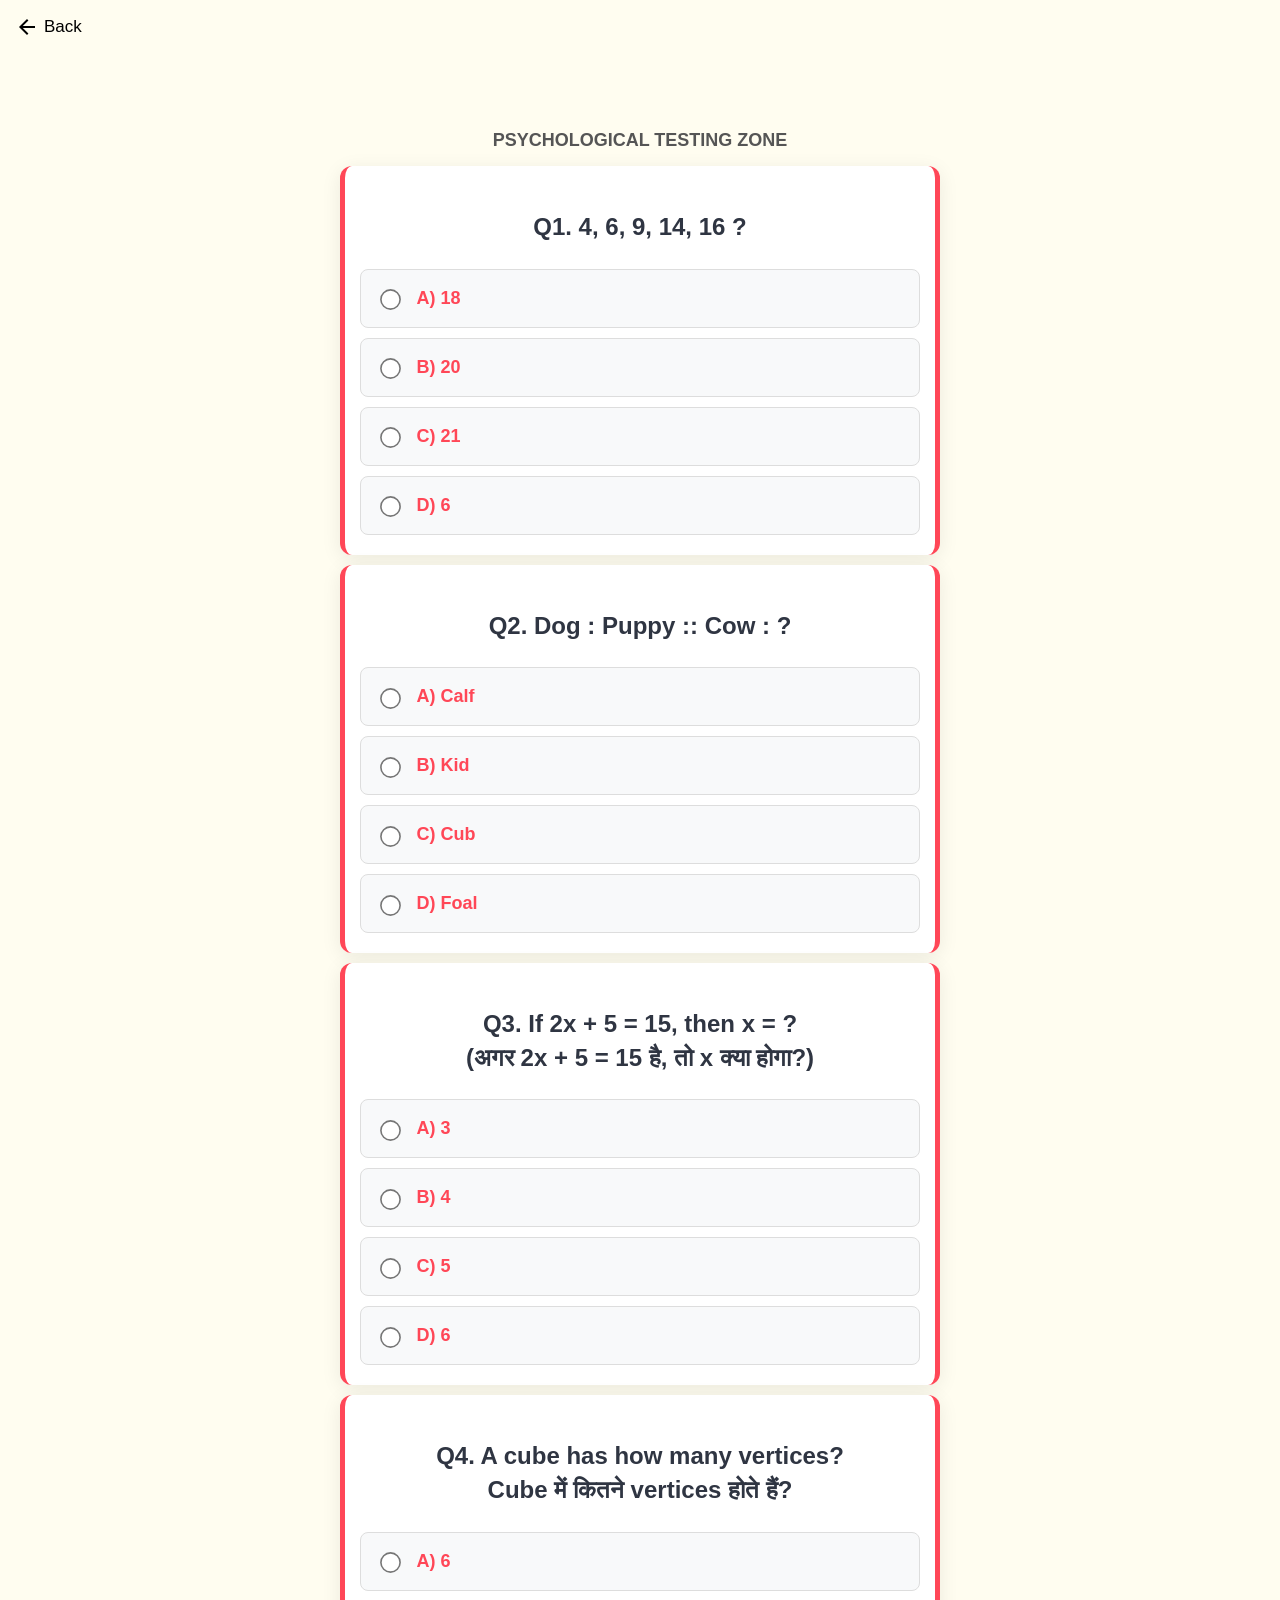
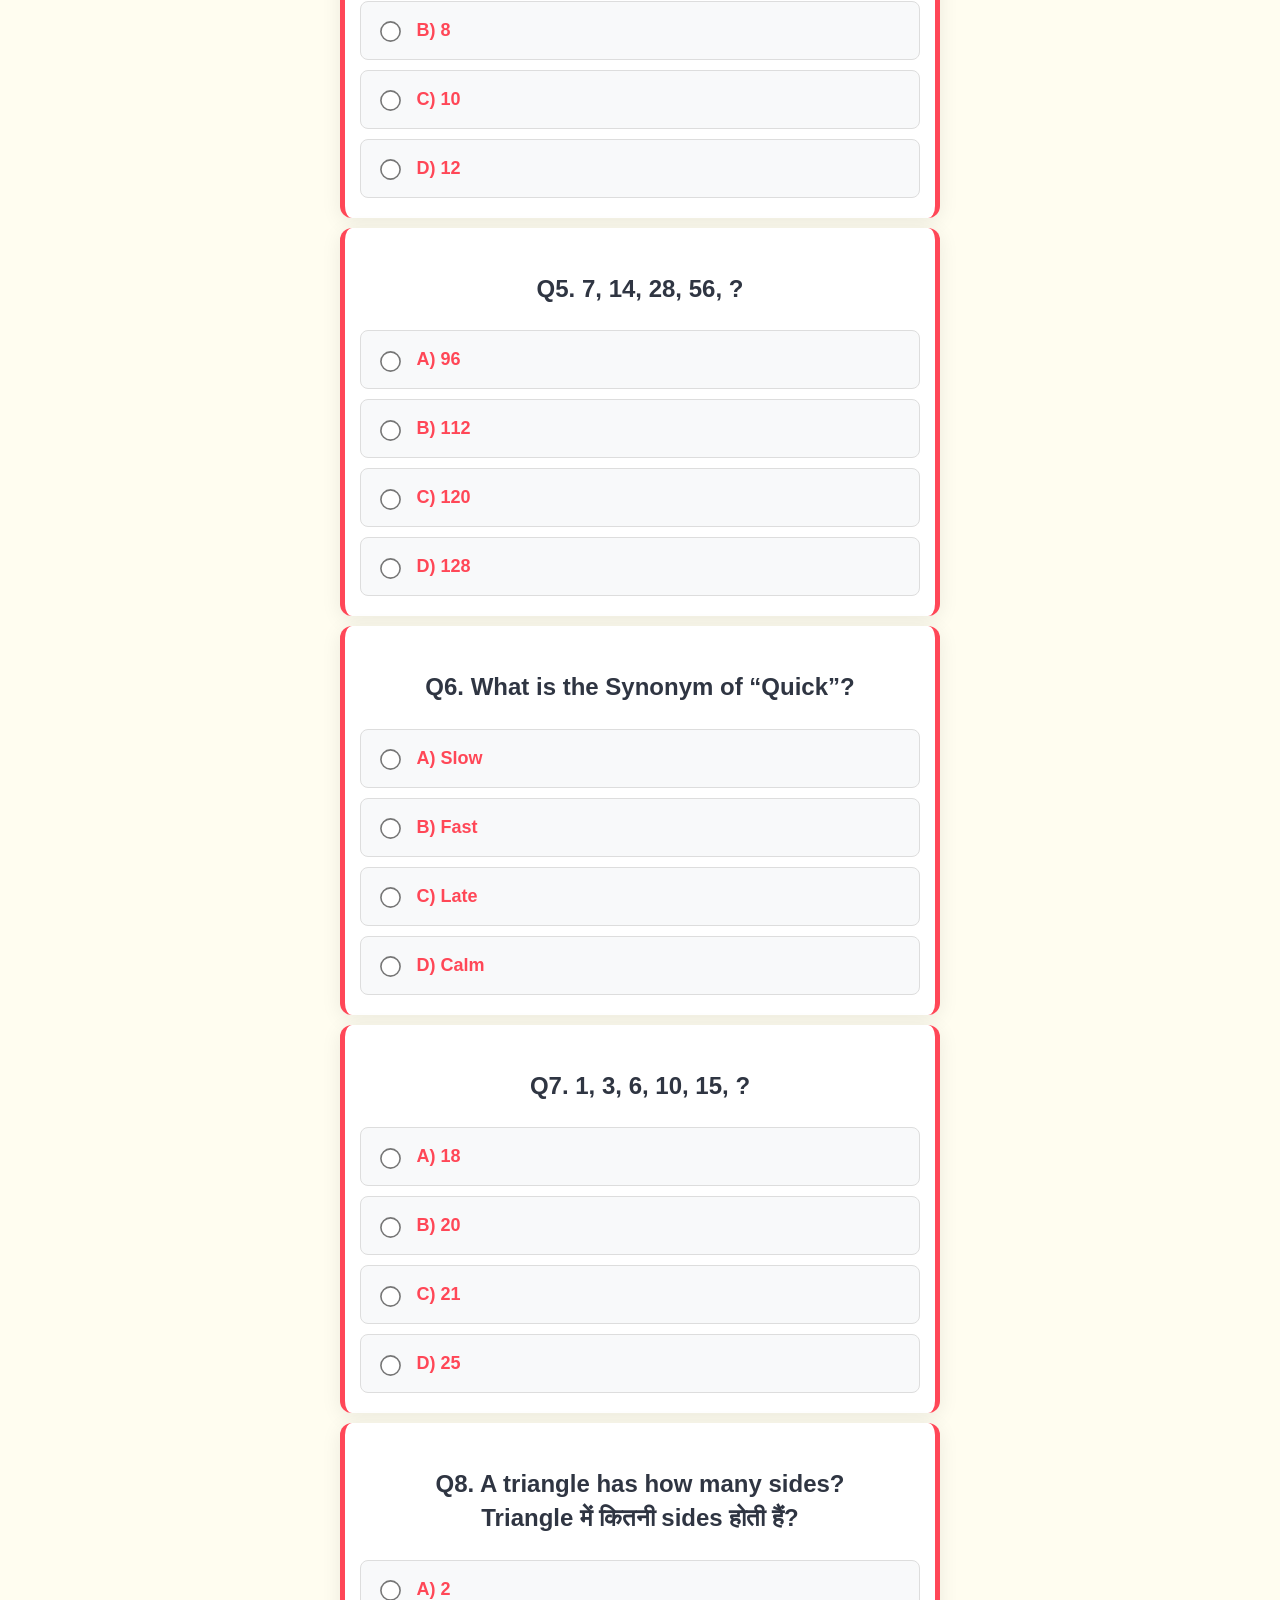
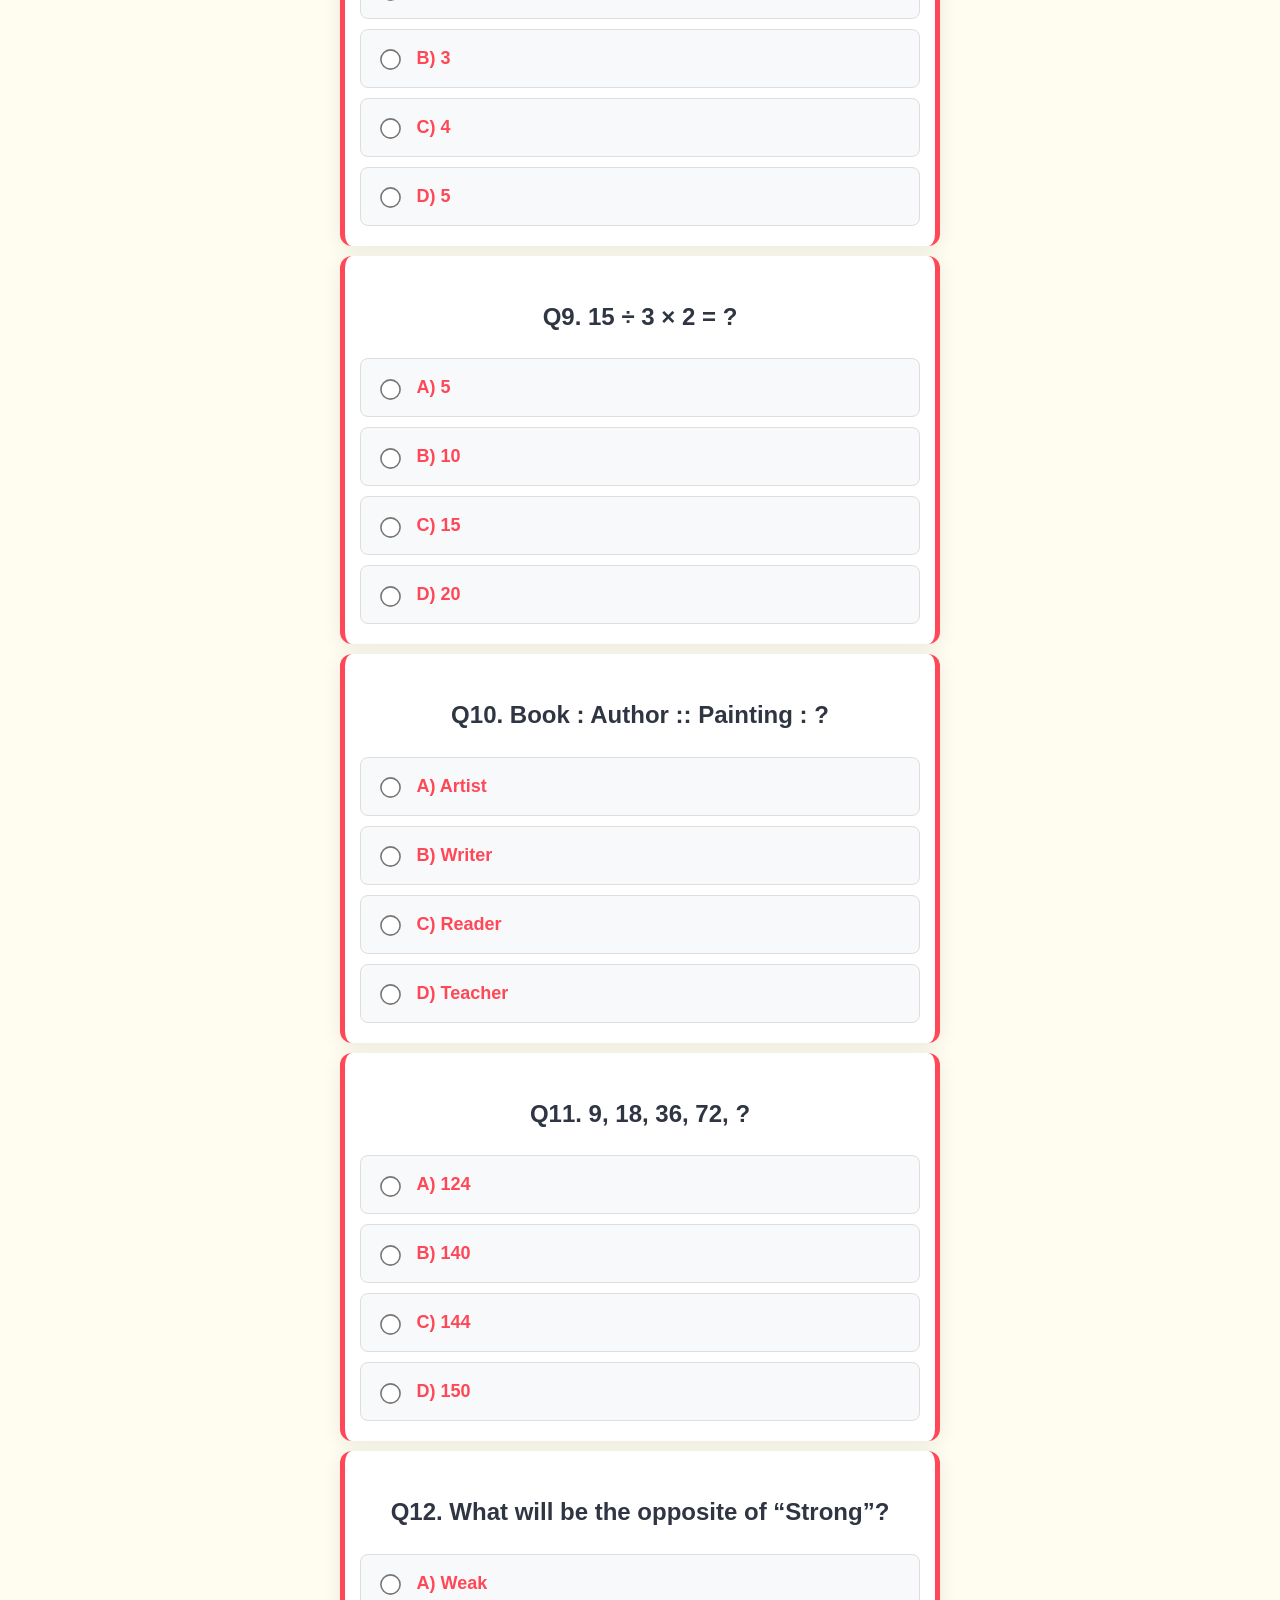
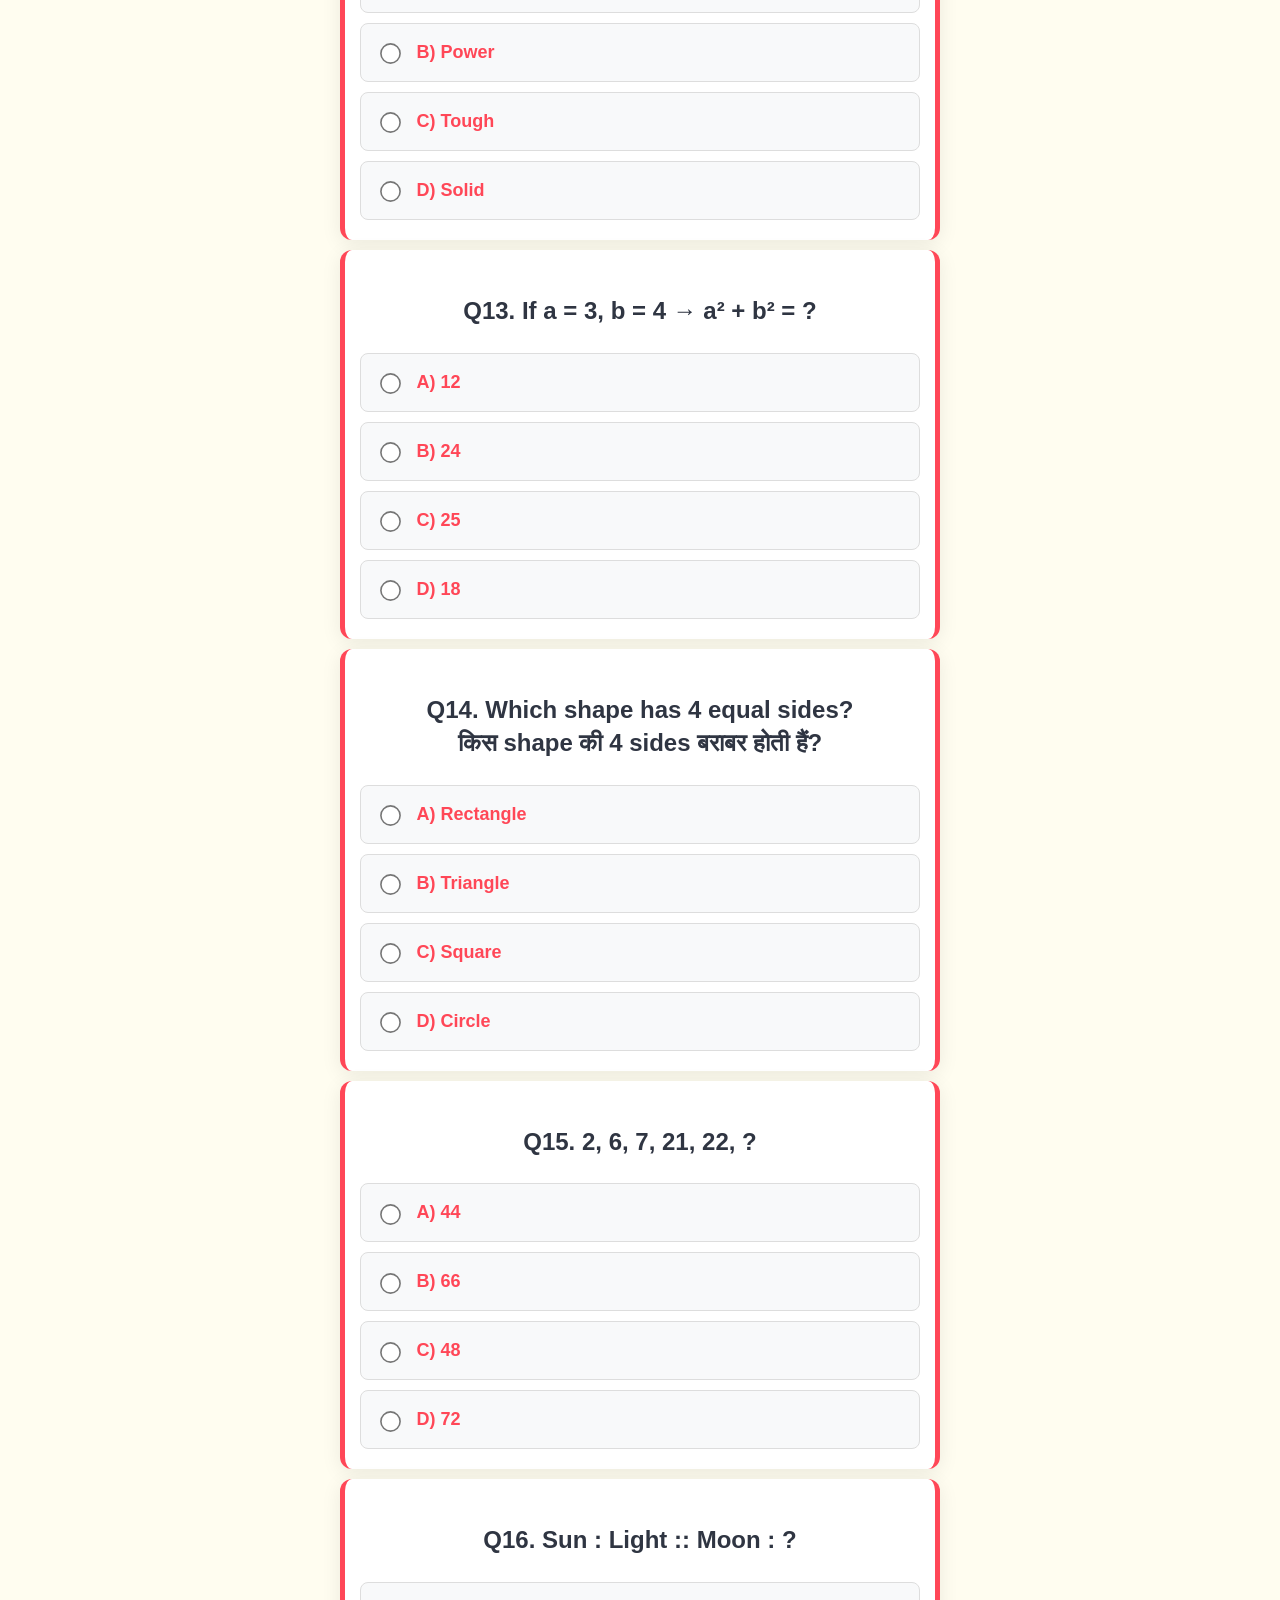
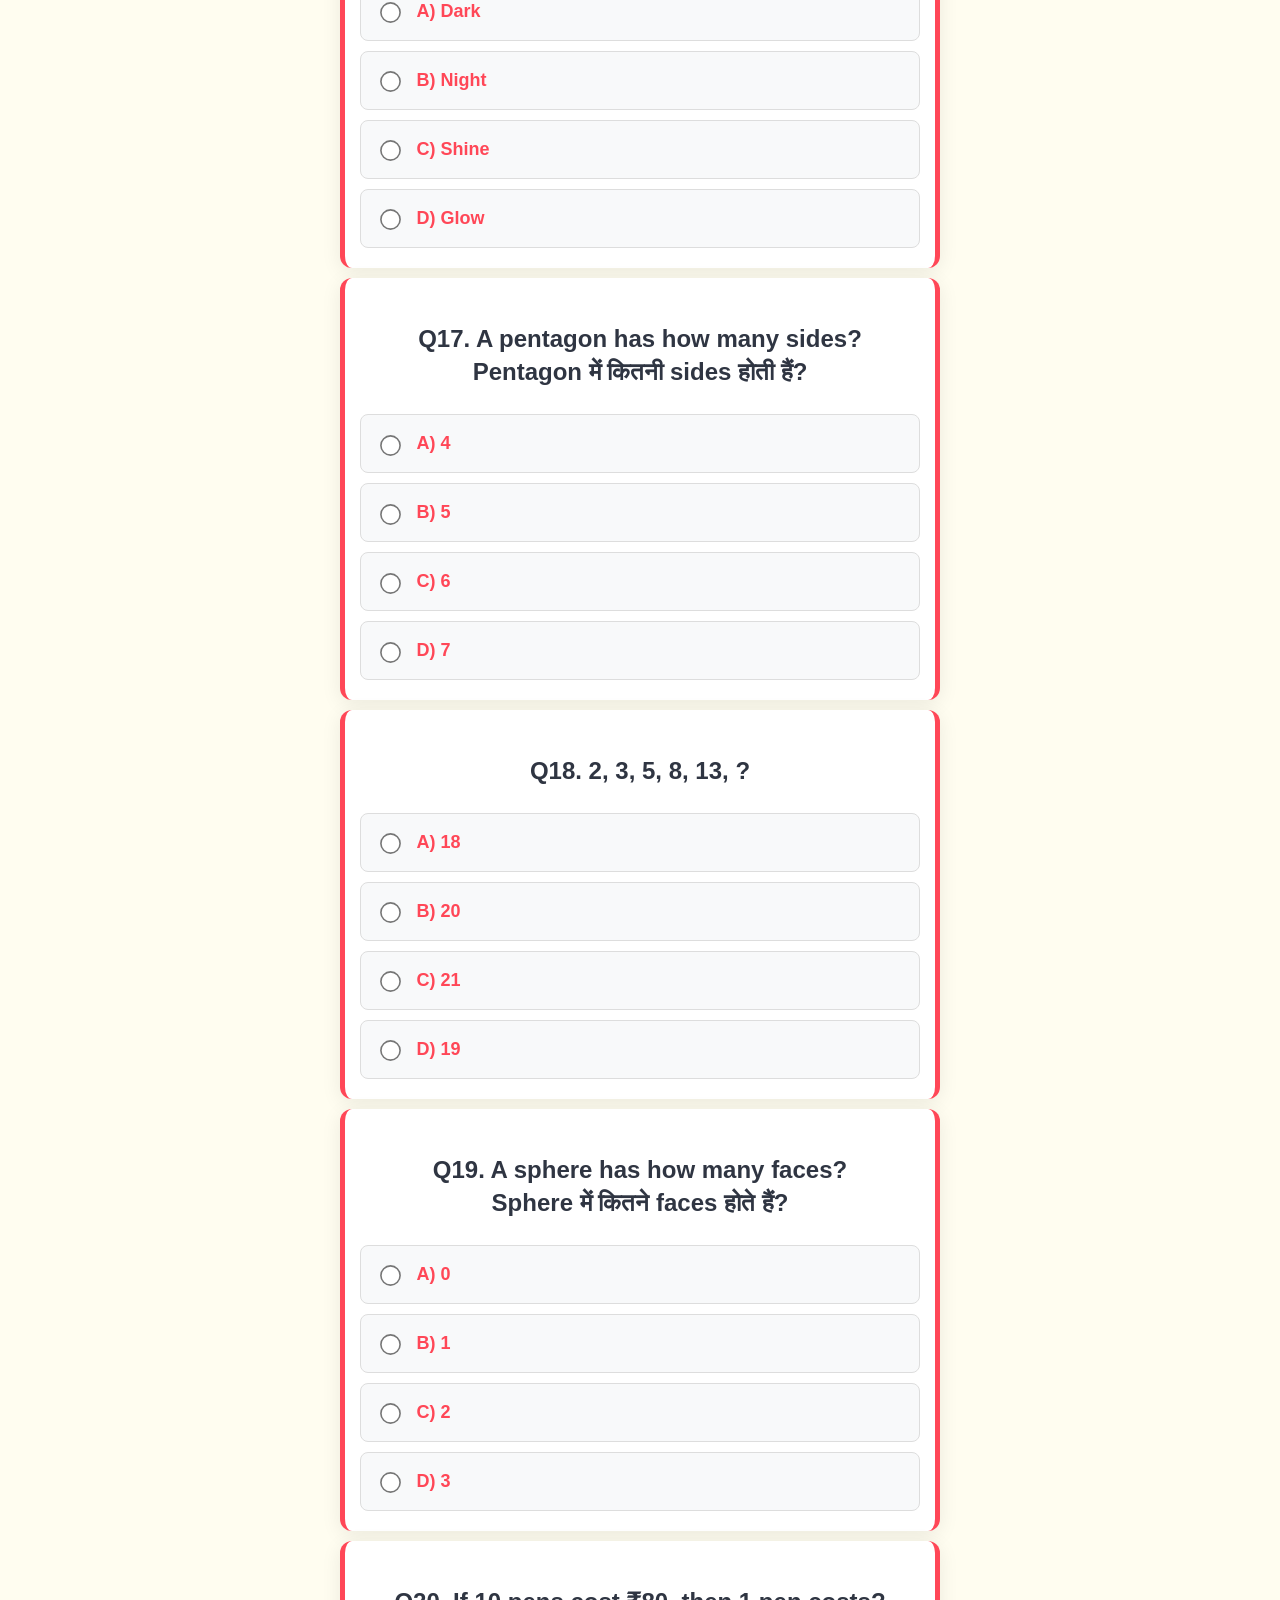
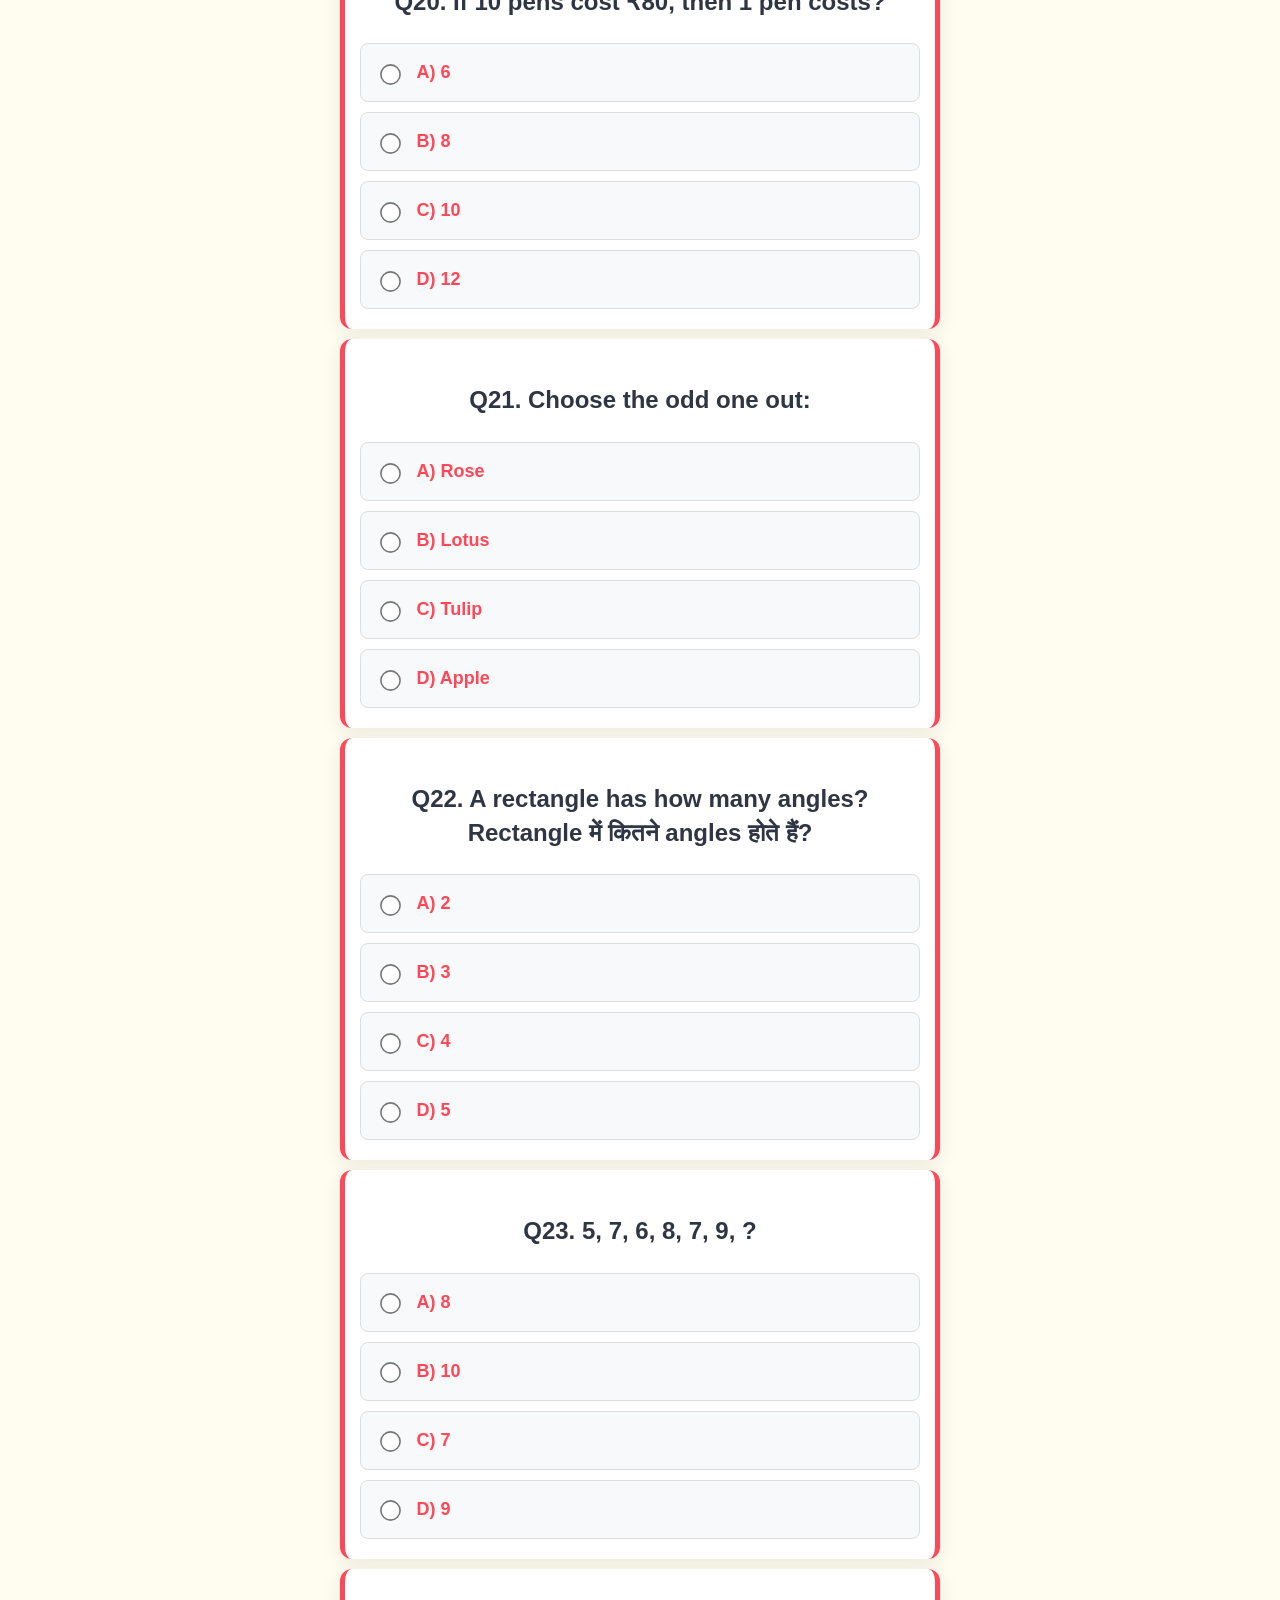
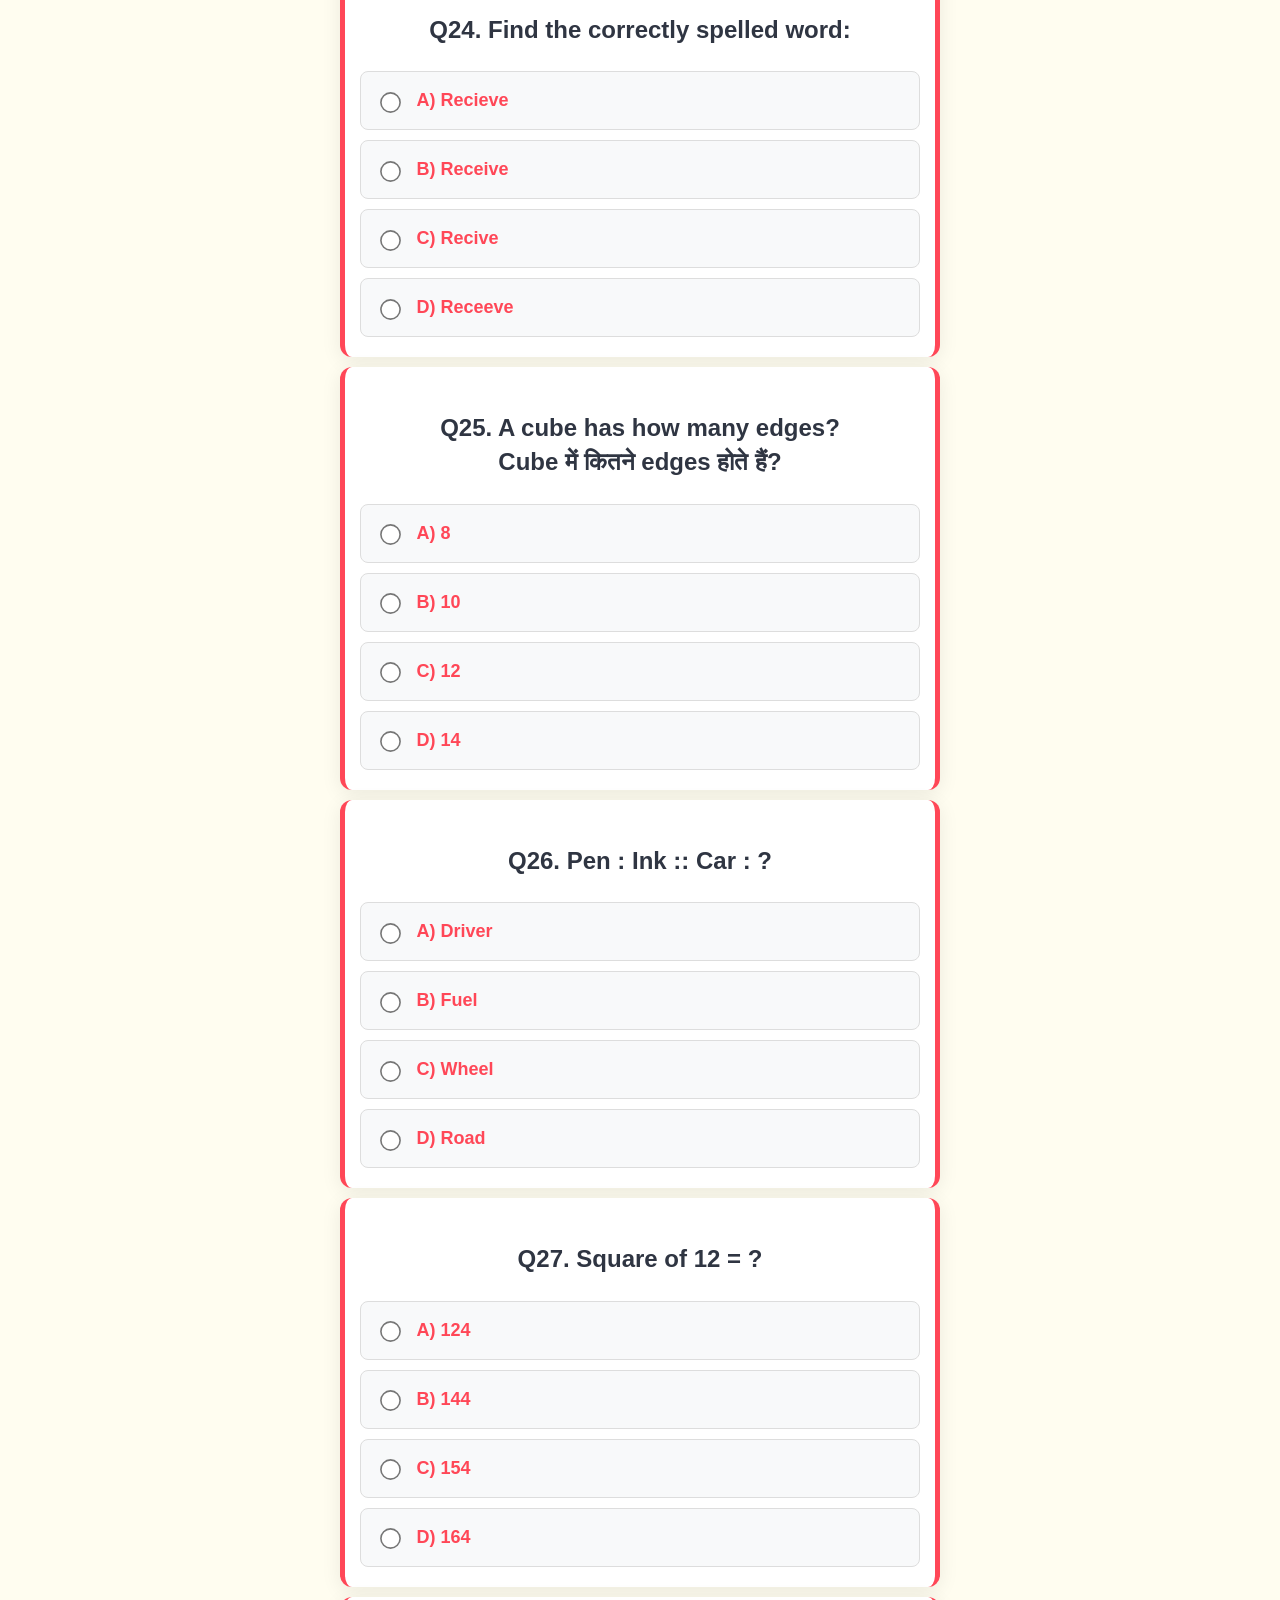
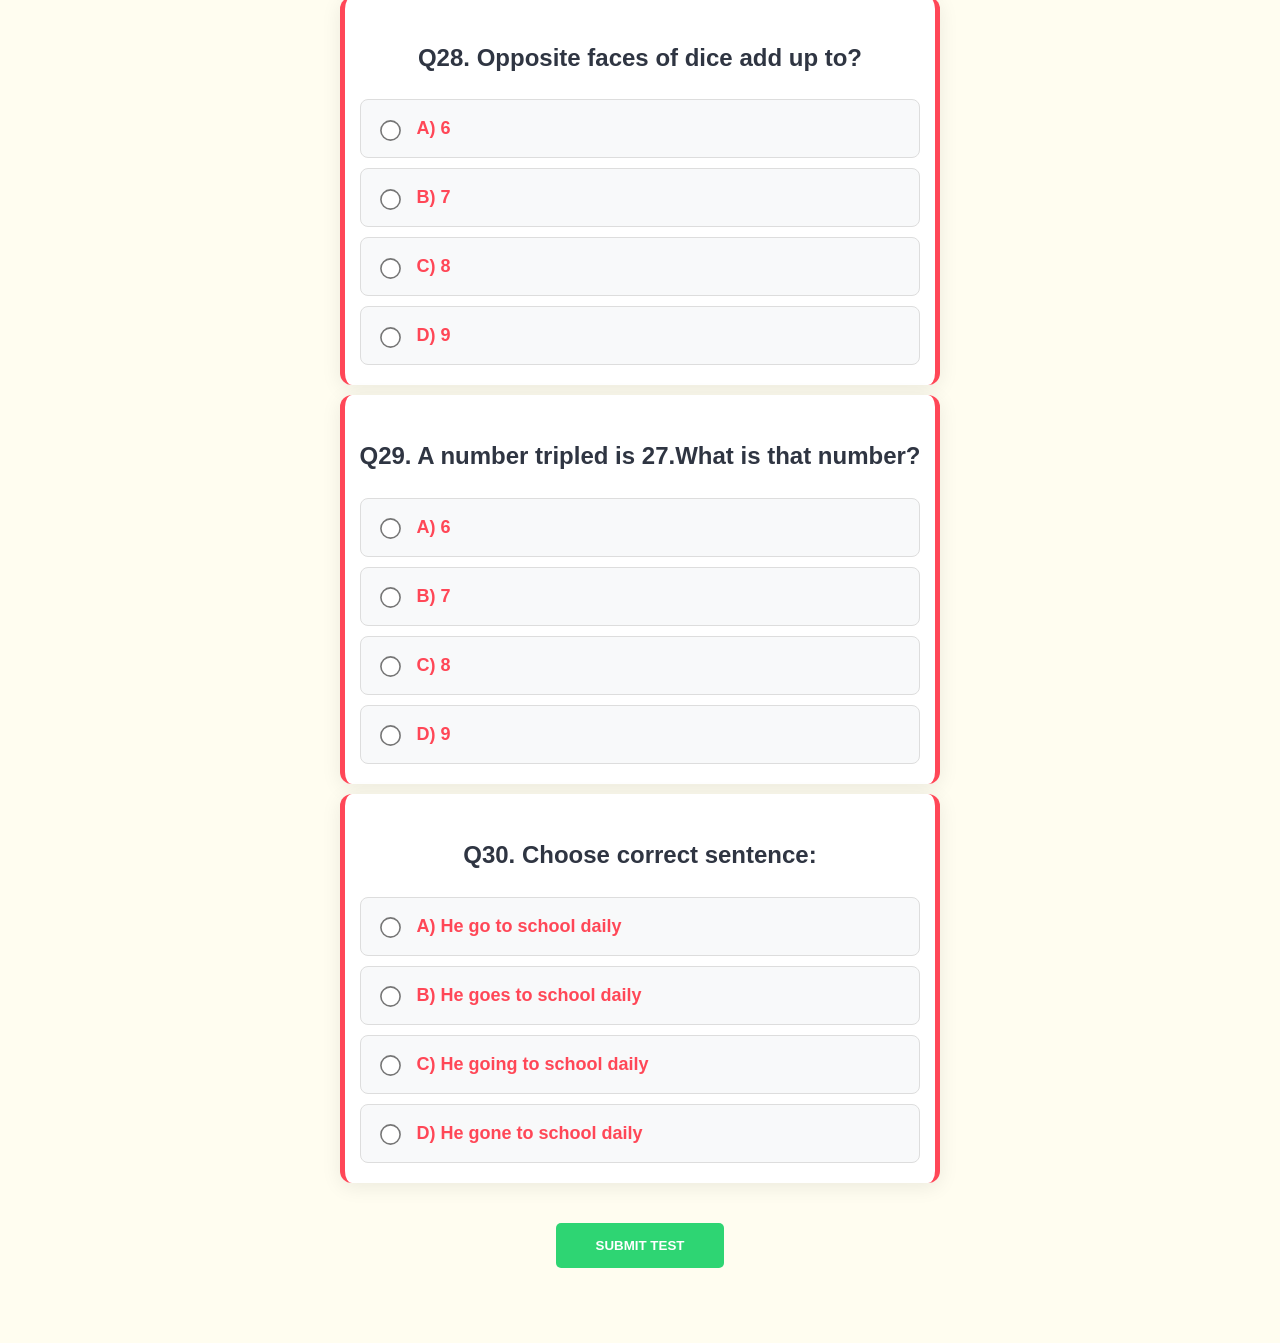
<file: test.html>
<!DOCTYPE html>
<html>
<head>
    <meta charset="UTF-8">
    <meta name="viewport" content="width=device-width, initial-scale=1.0">

    <title>Space Academy | Real-Based IQ Assessment</title>
    
    <meta name="description" content="Advanced IQ Assessment Platform — Test your logical reasoning, analytical thinking, memory, and problem-solving skills through a professional timed assessment system. Get instant IQ-like performance analysis with smart scoring based on accuracy and speed.">

    <link rel="icon" type="image/png" href="logo_space.png">
    <link rel="shortcut icon" href="logo_space.png">

    <link rel="stylesheet" href="style.css">
</head>
<body>

    <a href="instructions.html" class="back-button">
    <svg class="back-arrow-svg" viewBox="0 0 24 24" fill="currentColor">
        <path d="M20 11H7.83l5.59-5.59L12 4l-8 8 8 8 1.41-1.41L7.83 13H20v-2z"/>
    </svg>
    <span class="back-text">Back</span>
</a>

<div style="padding-top: 20px;"></div>

<div id="submitLoader" style="display: none; position: fixed; top: 0; left: 0; width: 100vw; height: 100vh; background-color: white; z-index: 999999; justify-content: center; align-items: center;">
    
    <video id="veerVideo" style="width: 100%; height: 100%; object-fit: contain; background: white;" muted>
        <source src="loading_veer.mp4" type="video/mp4">
        Your browser does not support the video tag.
    </video>

</div>

</div>
   

  <div id="timer-box" style="display: none; background: #ff4757; color: white; padding: 15px; font-size: 24px; font-weight: bold; text-align: center; width: 100%; position: fixed; top: 0; left: 0; z-index: 10000;">
    ⏰ TIME LEFT: <span id="timer-countdown">08:00</span>
</div>

    <center>
        <div class="test-header">
    <h1>Psychological Testing Zone</h1>
</div>

<div class="question-container" id="q1">
    <p class="question-text">Q1. 4, 6, 9, 14, 16 ?</p>

    <div class="option-container">
        <label class="option">
            <input type="radio" name="q1" value="A">
            <span class="option-card">A) 18</span>
            </label>

            <label class="option">
                <input type="radio" name="q1" value="B">
                <span class="option-card">B) 20</span>
                </label>

                <label class="option">
                    <input type="radio" name="q1" value="C">
                    <span class="option-card">C) 21</span>
                </label>

                <label class="option">
                    <input type="radio" name="q1" value="D">
                    <span class="option-card">D) 6</span>
                </label>
                </div>
                </div>

                <div class="question-container" id="q2">
                <p class="question-text">Q2. Dog : Puppy :: Cow : ?</p>

                <div class="option-container">
                <label class="option">
                <input type="radio" name="q2" value="A">
                <span class="option-card">A) Calf</span>
                    </label>

                    <label class="option">
                    <input type="radio" name="q2" value="B">
                    <span class="option-card">B) Kid</span>
                        </label>

                    <label class="option">
                    <input type="radio" name="q2" value="C">
                    <span class="option-card">C) Cub</span>
                        </label>

                    <label class="option">
                    <input type="radio" name="q2" value="D">
                    <span class="option-card">D) Foal</span>
                        </label>
                        </div>
                        </div>

                <div class="question-container" id="q3">
                    <p class="question-text">
                        Q3. If 2x + 5 = 15, then x = ? <br>
                     (अगर 2x + 5 = 15 है, तो x क्या होगा?)
                        </p>

                 <div class="option-container">
                    <label class="option">
                    <input type="radio" name="q3" value="A">
                    <span class="option-card">A) 3</span>
                       </label>

                    <label class="option">
                    <input type="radio" name="q3" value="B">
                    <span class="option-card">B) 4</span>
                        </label>

                <label class="option">
                 <input type="radio" name="q3" value="C">
                <span class="option-card">C) 5</span>
                                            </label>

                <label class="option">
                <input type="radio" name="q3" value="D">
                 <span class="option-card">D) 6</span>
                    </label>
                    </div>
                    </div>
                                        
            <div class="question-container" id="q4">
                <p class="question-text">Q4. A cube has how many vertices?<br>
                Cube में कितने vertices होते हैं?
                </p>
                <div class="option-container">

                    <label class="option">
                        <input type="radio" name="q4" value="A">
                        <span class="option-card">A) 6</span>
                    </label>

                    <label class="option">
                        <input type="radio" name="q4" value="B">
                        <span class="option-card">B) 8</span>
                    </label>
              
                    <label class="option">
                        <input type="radio" name="q4" value="C">
                        <span class="option-card">C) 10</span>
                    </label>

                    <label class="option">
                        <input type="radio" name="q4" value="D">
                        <span class="option-card">D) 12</span>
                    </label>
                    </div>
                    </div>

             <div class="question-container" id="q5">
             <p class="question-text">Q5. 7, 14, 28, 56, ?</p>
              <div class="option-container">

                <label class="option">
                        <input type="radio" name="q5" value="A">
                        <span class="option-card">A) 96</span>
                    </label>

                    <label class="option">
                        <input type="radio" name="q5" value="B">
                        <span class="option-card">B) 112</span>
                    </label>
              
                    <label class="option">
                        <input type="radio" name="q5" value="C">
                        <span class="option-card">C) 120</span>
                    </label>

                    <label class="option">
                        <input type="radio" name="q5" value="D">
                        <span class="option-card">D) 128</span>
                    </label>
                    </div>
                    </div>

                    <div class="question-container" id="q6">
                        <p div class="question-text">Q6. What is the Synonym of “Quick”?</p>

                    <div class="option-container">
                    <label class="option">
                        <input type="radio" name="q6" value="A">
                        <span class="option-card">A) Slow</span>
                    </label>
                    

                    <label class="option">
                        <input type="radio" name="q6" value="B">
                        <span class="option-card">B) Fast</span>
                    </label>

                    <label class="option">
                        <input type="radio" name="q6" value="C">
                        <span class="option-card">C) Late</span>
                    </label>

                    <label class="option">
                        <input type="radio" name="q6" value="D">
                        <span class="option-card">D) Calm</span>
                    </label>
                    </div>
                    </div>
                    

                <div class="question-container" id="q7">
                    <p class="question-text">Q7. 1, 3, 6, 10, 15, ?</p>
                    <div class="option-container">

                        <label class="option">
                            <input type="radio" name="q7" value="A">
                            <span class="option-card">A) 18</span>
                        </label>

                        <label class="option">
                            <input type="radio" name="q7" value="B">
                            <span class="option-card">B) 20</span>
                        </label>

                        <label class="option">
                            <input type="radio" name="q7" value="C">
                            <span class="option-card">C) 21</span>
                        </label>

                        <label class="option">
                            <input type="radio" name="q7" value="D">
                            <span class="option-card">D) 25</span>
                        </label>
                        </div>
                        </div>
                        
                        <div class="question-container" id="q8">
                            <p div class="question-text">Q8. A triangle has how many sides? <br>
                            Triangle में कितनी sides होती हैं?</p>
                            <div class="option-container">

                                <label class="option">
                                    <input type="radio" name="q8" value="A">
                                    <span class="option-card">A) 2</span>
                                </label>

                                <label class="option">
                                    <input type="radio" name="q8" value="B">
                                    <span class="option-card">B) 3</span>
                                </label>

                                <label class="option">
                                    <input type="radio" name="q8" value="C">
                                    <span class="option-card">C) 4</span>
                                </label>
                    
                                <label class="option">
                                    <input type="radio" name="q8" value="D">
                                    <span class="option-card">D) 5</span>
                                </label>
                                </div>
                                </div>

                                <div class="question-container" id="q9">
                                    <p class="question-text">Q9. 15 ÷ 3 × 2 = ?</p>
                                    <div class="option-container">

                                          <label class="option">
                                    <input type="radio" name="q9" value="A">
                                    <span class="option-card">A) 5</span>
                                </label>

                                <label class="option">
                                    <input type="radio" name="q9" value="B">
                                    <span class="option-card">B) 10</span>
                                </label>

                                <label class="option">
                                    <input type="radio" name="q9" value="C">
                                    <span class="option-card">C) 15</span>
                                </label>
                    
                                <label class="option">
                                    <input type="radio" name="q9" value="D">
                                    <span class="option-card">D) 20</span>
                                </label>
                                </div>
                                </div>

                                <div class="question-container" id="q10">
                                    <p div class="question-text">Q10. Book : Author :: Painting : ?</p>
                                    <div class="option-container">

                                          <label class="option">
                                    <input type="radio" name="q10" value="A">
                                    <span class="option-card">A) Artist</span>
                                </label>

                                <label class="option">
                                    <input type="radio" name="q10" value="B">
                                    <span class="option-card">B) Writer</span>
                                </label>

                                <label class="option">
                                    <input type="radio" name="q10" value="C">
                                    <span class="option-card">C) Reader</span>
                                </label>
                    
                                <label class="option">
                                    <input type="radio" name="q10" value="D">
                                    <span class="option-card">D) Teacher</span>
                                </label>
                                </div>
                                </div>

                                <div class="question-container" id="q11">
                                    <p class="question-text">Q11. 9, 18, 36, 72, ?</p>
                                    <div class="option-container">

                                          <label class="option">
                                    <input type="radio" name="q11" value="A">
                                    <span class="option-card">A) 124</span>
                                </label>

                                <label class="option">
                                    <input type="radio" name="q11" value="B">
                                    <span class="option-card">B) 140</span>
                                </label>

                                <label class="option">
                                    <input type="radio" name="q11" value="C">
                                    <span class="option-card">C) 144</span>
                                </label>
                    
                                <label class="option">
                                    <input type="radio" name="q11" value="D">
                                    <span class="option-card">D) 150</span>
                                </label>
                                </div>
                                </div>

                                <div class="question-container" id="q12">
                                    <p class="question-text">Q12. What will be the opposite of “Strong”?</p>
                                    <div class="option-container">

                                        <label class="option">
                                    <input type="radio" name="q12" value="A">
                                    <span class="option-card">A) Weak</span>
                                </label>

                                <label class="option">
                                    <input type="radio" name="q12" value="B">
                                    <span class="option-card">B) Power</span>
                                </label>

                                <label class="option">
                                    <input type="radio" name="q12" value="C">
                                    <span class="option-card">C) Tough</span>
                                </label>
                    
                                <label class="option">
                                    <input type="radio" name="q12" value="D">
                                    <span class="option-card">D) Solid</span>
                                </label>
                                </div>
                                </div>

                                <div class="question-container" id="q13">
                                    <p class="question-text">Q13. If a = 3, b = 4 → a² + b² = ?</p>
                                     <div class="option-container">

                                        <label class="option">
                                    <input type="radio" name="q13" value="A">
                                    <span class="option-card">A) 12</span>
                                </label>

                                <label class="option">
                                    <input type="radio" name="q13" value="B">
                                    <span class="option-card">B) 24</span>
                                </label>

                                <label class="option">
                                    <input type="radio" name="q13" value="C">
                                    <span class="option-card">C) 25</span>
                                </label>
                    
                                <label class="option">
                                    <input type="radio" name="q13" value="D">
                                    <span class="option-card">D) 18</span>
                                </label>
                                </div>
                                </div>

                                <div class="question-container" id="q14">
                                    <p class="question-text">Q14. Which shape has 4 equal sides? <br>
                                     किस shape की 4 sides बराबर होती हैं?</p>
                                     <div class="option-container">

                                          <label class="option">
                                    <input type="radio" name="q14" value="A">
                                    <span class="option-card">A) Rectangle</span>
                                </label>

                                <label class="option">
                                    <input type="radio" name="q14" value="B">
                                    <span class="option-card">B) Triangle</span>
                                </label>

                                <label class="option">
                                    <input type="radio" name="q14" value="C">
                                    <span class="option-card">C) Square</span>
                                </label>
                    
                                <label class="option">
                                    <input type="radio" name="q14" value="D">
                                    <span class="option-card">D) Circle</span>
                                </label>
                                </div>
                                </div>

                                <div class="question-container" id="q15">
                                    <p class="question-text">Q15. 2, 6, 7, 21, 22, ?</p>
                                    <div class="option-container">

                                        <label class="option">
                                    <input type="radio" name="q15" value="A">
                                    <span class="option-card">A) 44</span>
                                </label>

                                <label class="option">
                                    <input type="radio" name="q15" value="B">
                                    <span class="option-card">B) 66</span>
                                </label>

                                <label class="option">
                                    <input type="radio" name="q15" value="C">
                                    <span class="option-card">C) 48</span>
                                </label>
                    
                                <label class="option">
                                    <input type="radio" name="q15" value="D">
                                    <span class="option-card">D) 72</span>
                                </label>
                                </div>
                                </div>

                                <div class="question-container" id="q16">
                                    <p class="question-text">Q16. Sun : Light :: Moon : ?</p>
                                    <div class="option-container">

                                        <label class="option">
                                    <input type="radio" name="q16" value="A">
                                    <span class="option-card">A) Dark</span>
                                </label>

                                <label class="option">
                                    <input type="radio" name="q16" value="B">
                                    <span class="option-card">B) Night</span>
                                </label>

                                <label class="option">
                                    <input type="radio" name="q16" value="C">
                                    <span class="option-card">C) Shine</span>
                                </label>
                    
                                <label class="option">
                                    <input type="radio" name="q16" value="D">
                                    <span class="option-card">D) Glow</span>
                                </label>
                                </div>
                                </div>

                                <div class="question-container" id="q17">
                                    <p class="question-text">Q17. A pentagon has how many sides? <br>
                                          Pentagon में कितनी sides होती हैं?</p>
                                          <div class="option-container">

                                            <label class="option">
                                    <input type="radio" name="q17" value="A">
                                    <span class="option-card">A) 4</span>
                                </label>

                                <label class="option">
                                    <input type="radio" name="q17" value="B">
                                    <span class="option-card">B) 5</span>
                                </label>

                                <label class="option">
                                    <input type="radio" name="q17" value="C">
                                    <span class="option-card">C) 6</span>
                                </label>
                    
                                <label class="option">
                                    <input type="radio" name="q17" value="D">
                                    <span class="option-card">D) 7</span>
                                </label>
                                </div>
                                </div>

                                <div class="question-container" id="q18">
                                    <p class="question-text">Q18. 2, 3, 5, 8, 13, ?</p>
                                    <div class="option-container">

                                         <label class="option">
                                    <input type="radio" name="q18" value="A">
                                    <span class="option-card">A) 18</span>
                                </label>

                                <label class="option">
                                    <input type="radio" name="q18" value="B">
                                    <span class="option-card">B) 20</span>
                                </label>

                                <label class="option">
                                    <input type="radio" name="q18" value="C">
                                    <span class="option-card">C) 21</span>
                                </label>
                    
                                <label class="option">
                                    <input type="radio" name="q18" value="D">
                                    <span class="option-card">D) 19</span>
                                </label>
                                </div>
                                </div>

                                <div class="question-container" id="q19">
                                    <p class="question-text">Q19. A sphere has how many faces? <br>
                                    Sphere में कितने faces होते हैं?</p>
                                    <div class="option-container">

                                        <label class="option">
                                    <input type="radio" name="q19" value="A">
                                    <span class="option-card">A) 0</span>
                                </label>

                                <label class="option">
                                    <input type="radio" name="q19" value="B">
                                    <span class="option-card">B) 1</span>
                                </label>

                                <label class="option">
                                    <input type="radio" name="q19" value="C">
                                    <span class="option-card">C) 2</span>
                                </label>
                    
                                <label class="option">
                                    <input type="radio" name="q19" value="D">
                                    <span class="option-card">D) 3</span>
                                </label>
                                </div>
                            </div>

                            <div class="question-container" id="q20">
                                <p class="question-text">Q20. If 10 pens cost ₹80, then 1 pen costs?</p>
                                <div class="option-container">

                                    <label class="option">
                                    <input type="radio" name="q20" value="A">
                                    <span class="option-card">A) 6</span>
                                </label>

                                <label class="option">
                                    <input type="radio" name="q20" value="B">
                                    <span class="option-card">B) 8</span>
                                </label>

                                <label class="option">
                                    <input type="radio" name="q20" value="C">
                                    <span class="option-card">C) 10</span>
                                </label>
                    
                                <label class="option">
                                    <input type="radio" name="q20" value="D">
                                    <span class="option-card">D) 12</span>
                                </label>
                                </div>
                                </div>

                                <div class="question-container" id="q21">
                                    <p class="question-text">Q21. Choose the odd one out:</p>
                                    <div class="option-container">

                                         <label class="option">
                                    <input type="radio" name="q21" value="A">
                                    <span class="option-card">A) Rose</span>
                                </label>

                                <label class="option">
                                    <input type="radio" name="q21" value="B">
                                    <span class="option-card">B) Lotus</span>
                                </label>

                                <label class="option">
                                    <input type="radio" name="q21" value="C">
                                    <span class="option-card">C) Tulip</span>
                                </label>
                    
                                <label class="option">
                                    <input type="radio" name="q21" value="D">
                                    <span class="option-card">D) Apple</span>
                                </label>
                                </div>
                                </div>

                                <div class="question-container" id="q22">
                                    <p class="question-text">Q22. A rectangle has how many angles? <br>
                                      Rectangle में कितने angles होते हैं?</p>
                                      <div class="option-container">

                                        <label class="option">
                                    <input type="radio" name="q22" value="A">
                                    <span class="option-card">A) 2</span>
                                </label>

                                <label class="option">
                                    <input type="radio" name="q22" value="B">
                                    <span class="option-card">B) 3</span>
                                </label>

                                <label class="option">
                                    <input type="radio" name="q22" value="C">
                                    <span class="option-card">C) 4</span>
                                </label>
                    
                                <label class="option">
                                    <input type="radio" name="q22" value="D">
                                    <span class="option-card">D) 5</span>
                                </label>
                                </div>
                                </div>

                                <div class="question-container" id="q23">
                                    <p class="question-text">Q23. 5, 7, 6, 8, 7, 9, ?</p>
                                    <div class="option-container">

                                        <label class="option">
                                    <input type="radio" name="q23" value="A">
                                    <span class="option-card">A) 8</span>
                                </label>

                                <label class="option">
                                    <input type="radio" name="q23" value="B">
                                    <span class="option-card">B) 10</span>
                                </label>

                                <label class="option">
                                    <input type="radio" name="q23" value="C">
                                    <span class="option-card">C) 7</span>
                                </label>
                    
                                <label class="option">
                                    <input type="radio" name="q23" value="D">
                                    <span class="option-card">D) 9</span>
                                </label>
                                </div>
                                </div>

                                <div class="question-container" id="q24">
                                    <p class="question-text">Q24. Find the correctly spelled word:</p>
                                    <div class="option-container">

                                        <label class="option">
                                    <input type="radio" name="q24" value="A">
                                    <span class="option-card">A) Recieve</span>
                                </label>

                                <label class="option">
                                    <input type="radio" name="q24" value="B">
                                    <span class="option-card">B) Receive</span>
                                </label>

                                <label class="option">
                                    <input type="radio" name="q24" value="C">
                                    <span class="option-card">C) Recive</span>
                                </label>
                    
                                <label class="option">
                                    <input type="radio" name="q24" value="D">
                                    <span class="option-card">D) Receeve</span>
                                </label>
                                </div>
                                </div>

                                <div class="question-container" id="q25">
                                    <p class="question-text">Q25. A cube has how many edges? <br>
                                 Cube में कितने edges होते हैं?</p>
                                 <div class="option-container">

                                      <label class="option">
                                    <input type="radio" name="q25" value="A">
                                    <span class="option-card">A) 8</span>
                                </label>

                                <label class="option">
                                    <input type="radio" name="q25" value="B">
                                    <span class="option-card">B) 10</span>
                                </label>

                                <label class="option">
                                    <input type="radio" name="q25" value="C">
                                    <span class="option-card">C) 12</span>
                                </label>
                    
                                <label class="option">
                                    <input type="radio" name="q25" value="D">
                                    <span class="option-card">D) 14</span>
                                </label>
                                </div>
                                </div>

                                <div class="question-container" id="q26">
                                    <p class="question-text">Q26. Pen : Ink :: Car : ?</p>
                                    <div class="option-container">

                                         <label class="option">
                                    <input type="radio" name="q26" value="A">
                                    <span class="option-card">A) Driver</span>
                                </label>

                                <label class="option">
                                    <input type="radio" name="q26" value="B">
                                    <span class="option-card">B) Fuel</span>
                                </label>

                                <label class="option">
                                    <input type="radio" name="q26" value="C">
                                    <span class="option-card">C) Wheel</span>
                                </label>
                    
                                <label class="option">
                                    <input type="radio" name="q26" value="D">
                                    <span class="option-card">D) Road</span>
                                </label>
                                </div>
                                </div>

                                <div class="question-container" id="q27">
                                    <p class="question-text">Q27. Square of 12 = ?</p>
                                    <div class="option-container">

                                         <label class="option">
                                    <input type="radio" name="q27" value="A">
                                    <span class="option-card">A) 124</span>
                                </label>

                                <label class="option">
                                    <input type="radio" name="q27" value="B">
                                    <span class="option-card">B) 144</span>
                                </label>

                                <label class="option">
                                    <input type="radio" name="q27" value="C">
                                    <span class="option-card">C) 154</span>
                                </label>
                    
                                <label class="option">
                                    <input type="radio" name="q27" value="D">
                                    <span class="option-card">D) 164</span>
                                </label>
                                </div>
                                </div>

                                <div class="question-container" id="q28">
                                    <p class="question-text">Q28. Opposite faces of dice add up to?</p>
                                    <div class="option-container">

                                        <label class="option">
                                    <input type="radio" name="q28" value="A">
                                    <span class="option-card">A) 6</span>
                                </label>

                                <label class="option">
                                    <input type="radio" name="q28" value="B">
                                    <span class="option-card">B) 7</span>
                                </label>

                                <label class="option">
                                    <input type="radio" name="q28" value="C">
                                    <span class="option-card">C) 8</span>
                                </label>
                    
                                <label class="option">
                                    <input type="radio" name="q28" value="D">
                                    <span class="option-card">D) 9</span>
                                </label>
                                </div>
                                </div>

                                <div class="question-container" id="q29">
                                    <p class="question-text">Q29. A number tripled is 27.What is that number?</p>
                                    <div class="option-container">

                                        <label class="option">
                                    <input type="radio" name="q29" value="A">
                                    <span class="option-card">A) 6</span>
                                </label>

                                <label class="option">
                                    <input type="radio" name="q29" value="B">
                                    <span class="option-card">B) 7</span>
                                </label>

                                <label class="option">
                                    <input type="radio" name="q29" value="C">
                                    <span class="option-card">C) 8</span>
                                </label>
                    
                                <label class="option">
                                    <input type="radio" name="q29" value="D">
                                    <span class="option-card">D) 9</span>
                                </label>
                                </div>
                                </div>

                                <div class="question-container" id="q30">
                                    <p class="question-text">Q30. Choose correct sentence:</p>
                                    <div class="option-container">

                                         <label class="option">
                                    <input type="radio" name="q30" value="A">
                                    <span class="option-card">A) He go to school daily</span>
                                </label>

                                <label class="option">
                                    <input type="radio" name="q30" value="B">
                                    <span class="option-card">B)  He goes to school daily</span>
                                </label>

                                <label class="option">
                                    <input type="radio" name="q30" value="C">
                                    <span class="option-card">C) He going to school daily</span>
                                </label>
                    
                                <label class="option">
                                    <input type="radio" name="q30" value="D">
                                    <span class="option-card">D) He gone to school daily</span>
                                </label>
                                </div>
                                </div>
                                </div>

                                <div style="text-align: center; margin-top: 40px; margin-bottom: 60px;">
    <button type="button" id="submit-btn" onclick="goToCalculation()" style="background-color: #2ed573; color: white; padding: 15px 40px; border: none; border-radius: 5px; cursor: pointer; font-weight: bold;">
    SUBMIT TEST
</button>
</div>

                                </center>
                             <script src="script.js"></script>
                             <script src="security.js"></script>
                                </body>
                                </html>
</file>
<file: style.css>
j/* 1. Page Setup */
body {
    background-color: #f4f7f6;
    margin: 0;
    padding: 0;
    font-family: 'Segoe UI', Arial, sans-serif;
    display: flex;
    justify-content: center;
    align-items: flex-start; /* Mobile pe scrolling ke liye best */
    min-height: 100vh;
}

#home-section {
    width: 100%;
    max-width: 500px; /* Desktop pe dabba wide rahega */
    padding: 20px;
    display: flex;
    flex-direction: column;
    align-items: center;
    box-sizing: border-box;
}

/* 2. Logo - GOL aur CHOTA */
.logo {
    position: fixed top 0;
    margin-top: 60px;
    display: flex;
    width: 100px;
    align-items: center;
    border-radius: 8px;

}

/* 3. Registration Card (Wide & Responsive) */
.registration-card {
    background: white;
    width: 100%;         /* Mobile pe puri width lega */
    padding: 25px;
    border-radius: 15px;
    box-shadow: 0 10px 25px rgba(0,0,0,0.08);
    box-sizing: border-box;
}

.registration-card h2 {
    font-size: 1.4rem;
    color: #333;
    text-align: center;
    margin-bottom: 25px;
}

/* 4. Input & Gender Box Size Fix */
.input-group {
    width: 100%;
    margin-bottom: 18px;
}

.input-group label {
    display: block;
    font-weight: 600;
    font-size: 14px;
    margin-bottom: 8px;
    color: #555;
}

/* Input aur Select dono ko ek jaisa wide rakha hai */
.input-group input, 
.input-group select {
    width: 100%;         /* Dono box ek barabar honge */
    padding: 12px;
    border: 1.5px solid #ddd;
    border-radius: 8px;
    font-size: 15px;
    box-sizing: border-box;
    display: block;
    background-color: #fff;
}

/* 5. Instructions (Photo 2 Style) */
/* 5. Instructions (Photo 2 Style) */
#warning-box {
    background-color: #fff9e6;
    border-left: 5px solid #ffcc00;
    border-right: 5px solid #ffcc00;
    padding: 15px;
    margin: 20px auto;      /* Center mein rakhne ke liye */
    max-width: 400px;       /* Isse chaurai (width) kam ho jayegi */
    border-radius: 5px;
    text-align: left;
    box-sizing: border-box; /* Padding ko width ke andar rakhne ke liye */
    margin-top: 10px;
}

#warning-box h3 {
    font-size: 16px;
    margin: 0 0 10px 0;
    color: #856404;
}

#warning-box ul {
    padding-left: 20px;
    margin: 0;
}

#warning-box li {
    font-size: 13px;
    color: #555;
    line-height: 1.5;
    margin-bottom: 8px;
}

/* 6. Button */
#start-btn {
    width: 20%;
    padding: 10px;
    background-color: #2e7d32;
    color: white;
    border: none;
    border-radius: 5px;
    font-size: 14px;
    font-weight: bold;
    cursor: pointer;
    transition: 0.3s;
}

#start-btn:hover {
    background-color: #1b5e20;
}

/* 7. Mobile Optimization */
@media (max-width: 480px) {
    .registration-card {
        padding: 15px;
    }
    .registration-card h2 {
        font-size: 1.2rem;
    }
}

/* Gender Select Box ka Design */
#user-gender {
    width: 100%;             /* Name aur Age wale box jitni chaurai */
    padding: 10px;           /* Box ke andar thodi jagah */
    margin-top: 5px;         /* Upar se thoda gap */
    border: 1px solid #ccc;  /* Halka border */
    border-radius: 5px;      /* Corners ko gol (rounded) banane ke liye */
    font-size: 14px;
    background-color: white;
    cursor: pointer;         /* Mouse le jaane par hath ka nishan aaye */
    box-sizing: border-box;  /* Width ko sahi se fit karne ke liye */
}

/* Jab box par click karein tab border ka rang badle */
#user-gender:focus {
    border-color: #2e7d32;   /* Green border focus par */
    outline: none;
}

#payment-page {
    text-align: center;
    padding: 30px;
    border: 2px solid #ddd;
    border-radius: 10px;
    margin: 20px auto;
    max-width: 500px;
}

#payment-page h3 {
    color: #2c3e50;
    font-size: 24px;
}

#payment-page img {
    border: 5px solid #fff;
    box-shadow: 0 0 10px rgba(0,0,0,0.1);
    border-radius: 10px;
}

#utr {
    width: 80%;
    padding: 12px;
    margin: 20px 0;
    border: 1px solid #ccc;
    border-radius: 5px;
    font-size: 16px;
}

/* style.css mein sabse neeche */

.loader {
  border: 10px solid #f3f3f3;
  border-top: 10px solid #28a745; /* Green color jo aapke button se match kare */
  border-radius: 50%;
  width: 80px;
  height: 80px;
  animation: spin 1s linear infinite;
  margin: 0 auto;
}

@keyframes spin {
  0% { transform: rotate(0deg); }
  100% { transform: rotate(360deg); }
}

/* KBC Style Timer Design */
#timer-container {
    display: none; /* Pehle chhupa rahega */
    position: fixed;
    top: 20px;
    left: 50%;
    transform: translateX(-50%);
    background: linear-gradient(180deg, #000851 0%, #1cb5e0 100%);
    color: #fff;
    padding: 10px 40px;
    border: 3px solid #ffd700;
    border-radius: 50px;
    font-family: 'Orbitron', sans-serif; /* Digital font feel */
    font-size: 28px;
    font-weight: bold;
    box-shadow: 0 0 20px #ffd700;
    z-index: 9999;
    text-shadow: 2px 2px 5px rgba(0,0,0,0.5);
}

#timer-container span {
    color: #ffd700; /* Numbers golden dikhenge */
}

/* Sabse pehle poora splash screen fix karo */
#splash-screen {
    position: fixed;
    top: 0;
    left: 0;
    width: 100%;
    height: 100%;
    background-color: #ffffff; /* Ya jo bhi aapka background color hai */
    display: flex;
    justify-content: center;
    align-items: center;
    z-index: 9999;
    overflow: hidden;
}

/* Ye aapka Brain Image/Video hai */
#splash-screen img, 
#splash-screen video {
    /* Mobile ke liye default setting: waisa hi jaisa pehle tha */
    width: 100%; 
    height: auto;
    object-fit: contain;
}

/* Laptop aur Tablet ke liye Specific Setting (Media Query) */
@media (min-width: 768px) {
    #splash-screen img, 
    #splash-screen video {
        /* Laptop par screen ka sirf 40% ya 50% hissa lega, baaki center rahega */
        width: 50%; 
        max-width: 600px; /* Isse zyada bada kabhi nahi hoga */
        height: auto;
    }
}


/* Poore page ka background */
body {
    background-color: #f0f2f5;
    font-family: 'Segoe UI', Tahoma, Geneva, Verdana, sans-serif;
}

/* Main Question Box */
.question-container {
    background: #ffffff;
    max-width: 700px;
    margin: 10px auto !important;
    padding: 20px 15px !important;
    border-radius: 12px;
    box-shadow: 0 4px 20px rgba(0,0,0,0.08);
    border-left: 5px solid #ff4757; /* Red accent color */
    border-right: 5px solid #ff4757;
}

/* Question Text */
.question-text {
    font-size: 24px;
    font-weight: 600;
    color: #2f3542;
    line-height: 1.4 !important;
    width: 100% !important;
    margin-bottom: 25px !important
}

/* Options Wrapper */
.option-container {
    display: flex;
    flex-direction: column;
    gap: 10px;
}

/* Individual Option Box */
.option {
    display: flex;
    align-items: center;
    background: #f8f9fa;
    padding: 18px !important;
    font-size: 18px !important;
    border-radius: 8px;
    cursor: pointer;
    border: 1px solid #ddd;
    transition: 0.2s all;
}

.option:hover {
    background: #e9ecef;
    border-color: #ff4757;
}

/* Radio Button Style */
.option input[type="radio"] {
    margin-right: 20px !important;
    transform: scale(1.6) !important;
    cursor: pointer;
}

/* Option Text (A, B, C, D) */
.option-card {
    font-weight: bold;
    color: #ff4757;
    margin-right: 10px;
}

/* Title ko timer se neeche lane ke liye */
.test-header {
    margin-top: 110px !important; /* Is number ko badhaoge toh title aur neeche jayega */
    text-align: center;
    width: 100%;
    width: fit-content;
    display: flex;
    min-width: 200px;
    margin-left: auto;
    margin-right: auto;
}

/* Title ko bold aur bada karne ke liye */
.test-header h1 {
    font-weight: 600 !important; /* Ekdum Bold */
    font-size: 18px !important;  /* Bada size */
    color: #555;         
    letter-spacing: 0.5;       /* Black color taaki saaf dikhe */
    text-transform: uppercase;
    margin: 0;
    padding: 5px 15px;
}

#questions-container {
    display: block !important;
}

/* Body background light yellow (very light) */
body {
    background-color: #fffdf0; 
    display: flex;
    justify-content: center;
    align-items: center;
    min-height: 100vh;
    margin: 0;
    padding: 15px;
    font-family: sans-serif;
}

.main-wrapper {
    width: 80%;
    max-width: 550px;
    text-align: center;
}

/* Card Style with Yellow Left Border */
.instructions-card {
    color: #856404;
    width: 90%;
    background: #ffffff;
    padding: 25px;
    border-radius: 10px;
    box-shadow: 0 10px 30px rgba(0,0,0,0.05);
    text-align: left;
    /* Ye hai aapki requested yellow line */
    max-width: 500;
    border-left: 5px solid #f1c40f; 
    border-right: 5px solid #f1c40f;
    margin: 20px auto;
}

.instruction-header {
    display: flex;
    align-items: center;
    gap: 10px;
    margin-bottom: 20px;
    margin-top: 25px;
}

.instruction-header h2 {
    font-size: 20px;
    color: #856404;
    margin: 0;
}

.warning-icon {
    font-size: 22px;
}

.points-list {
    list-style: none; /* Dots hatane ke liye */
    padding: 0;
}

.points-list li {
    position: relative;
    padding-left: 20px;
    margin-bottom: 15px;
    color: #555;
    line-height: 1.5;
}

/* Custom Bullet points */
.points-list li::before {
    content: "•";
    position: absolute;
    left: 0;
    color: #333;
    font-weight: bold;
}

/* Button centered and capsule shape */
.start-test-btn {
    display: block;
    width: 180px;
    margin: 50px auto 10px auto;
    padding: 12px;
    background-color: #2e7d32;
    color: white;
    border: none;
    border-radius: 30px;
    font-size: 16px;
    font-weight: bold;
    cursor: pointer;
    text-align: center;
}

/* Mobile responsive */
@media (max-width: 480px) {
    .instructions-card {
        padding: 20px;
    }
}

.main-logo {
    width: 70px;
    height: auto;
    display: block;
    margin: 60px auto 20px auto; /* 30px upar se gap mobile par perfect hai */
}




/* WhatsApp Style Back Button */
.back-button {
    position: absolute;
    top: 15px;
    left: 15px;
    display: flex;
    align-items: center;
    text-decoration: none;
    color: #000000; /* Pure Black color */
    z-index: 9999;
    cursor: pointer;
}

.back-arrow-svg {
    width: 24px;
    height: 24px;
    margin-right: 5px;
}

.back-text {
    font-size: 17px;
    font-weight: 500;
    font-family: sans-serif;
}

/* Poori website par selection aur images ko protect karein */
* {
    -webkit-user-select: none;
    user-select: none;
    -webkit-touch-callout: none; /* Mobile par long-press block */
}

/* Lekin inputs ko chhod kar (taaki user type kar sake) */
input, textarea {
    user-select: text !important;
    -webkit-user-select: text !important;
}

/* QR Code aur Logo ko touch-proof banayein */
img {
    pointer-events: none;
    -webkit-user-drag: none;
}


   :root {
    --bg-dark: #0b132b;
    --bg-panel: #1c2541;
    --border-line: #3a506b;
    --neon-accent: #00b4d8;
    --text-white: #ffffff;
    --text-grey: #8ecae6;
}

/* Header Navbar Config - Highest priority stacking to prevent cutting */
.razor-header {
   position: fixed;        /* Isse header apni jagah par lock ho jayega */
    top: 0;                 /* Screen ki sabse upar wali line se chipka dega */
    left: 50%;              /* Pehle 50% left me le jayega */
    transform: translateX(-50%); /* Phir perfect mathematical center me align karega */
    width: 100%;            /* Poori screen ki width cover karega Razorpay ki tarah */
    z-index: 999;     
    height: 50px;      /* Taaki koi text iske upar na tair sake */
    
    background-color: var(--bg-dark); 
    display: flex; 
    justify-content: space-between; 
    align-items: center; 
    padding: 10px 18px; 
    border-bottom: 2px solid var(--border-line); /* Clean bottom line look */
    box-sizing: border-box;
    opacity: 0;
    transition: opacity 1s ease;
    visibility: hidden;
}
.header-left { display: flex; align-items: center; gap: 14px; width: calc(100% - 60px); }
.menu-btn, .home-btn {
    background: none; border: none; color: var(--text-white);
    font-size: 18px; cursor: pointer; transition: color 0.2s; flex-shrink: 0;
}
.menu-btn:hover, .home-btn:hover { color: var(--neon-accent); }

/* Prevents the text title from breaking or shrinking on desktop screens */
.portal-title { 
    color: var(--text-white); 
    font-size: 16px; 
    font-weight: 600; 
    white-space: nowrap;
    overflow: hidden;
    text-overflow: ellipsis;
    flex-shrink: 0; 
}
.user-avatar {
    background: #2b3a67; color: #fff; width: 32px; height: 32px;
    display: flex; align-items: center; justify-content: center;
    border-radius: 50%; font-size: 13px; font-weight: bold; flex-shrink: 0;
}

/* Slider Frame Overlay */
.portal-menu-overlay {
    display: none; position: fixed; top: 0; left: 0;
    width: 100%; height: 100%; background: rgba(0,0,0,0.6); z-index: 99999;
}
.portal-menu-overlay.open { display: block; }

/* Menu Slide System (Forces view directly over logos and bodies) */
.portal-menu-panel {
    position: fixed; top: 0; left: -310px; width: 310px; height: 100%;
    background-color: var(--bg-panel); z-index: 100000;
    transition: left 0.3s ease-in-out; display: flex; flex-direction: column;
    box-shadow: 4px 0 15px rgba(0,0,0,0.5); font-family: sans-serif;
}
.portal-menu-panel.open { left: 0; }

.brand-section { padding: 14px; background-color: var(--bg-dark); border-bottom: 1px solid var(--border-line); text-align: center; }
.brand-section h3 { margin: 0; color: var(--text-white); font-size: 15px; letter-spacing: 0.5px; }

.menu-list { padding: 10px 6px; display: flex; flex-direction: column; gap: 4px; overflow-y: auto; }
.menu-item { display: flex; align-items: center; gap: 12px; padding: 8px 10px; border-radius: 6px; cursor: pointer; transition: background 0.2s; }
.menu-item:hover { background-color: rgba(255,255,255,0.06); }

.item-icon { width: 30px; height: 30px; border-radius: 50%; display: flex; align-items: center; justify-content: center; color: #fff; font-size: 13px; flex-shrink: 0; }
.inner-item-logo { width: 100%; height: 100%; border-radius: 50%; }

.green-icon { background-color: #2ec4b6; }
.blue-icon { background-color: #0077b6; }
.grey-icon { background-color: #6c757d; }
.share-icon { background-color: #00b4d8; }
.orange-icon { background-color: #ff9f1c; }
.settings-icon { background-color: #4a5759; }
.red-icon { background-color: #e71d36; }
.dark-icon { background: none; }

.item-text h4 { color: var(--text-white); margin: 0; font-size: 13px; font-weight: 600; }
.item-text p { color: var(--text-grey); margin: 2px 0 0 0; font-size: 11px; line-height: 1.2; }

/* Contact Support Dropdown Setup with Click Action Colors */
.menu-item-wrapper { display: flex; flex-direction: column; }
.menu-sub-dropdown {
    max-height: 0; overflow: hidden; transition: max-height 0.3s ease-out;
    background-color: rgba(0,0,0,0.25); padding: 0 12px; border-radius: 4px;
    margin: 0 8px; display: flex; flex-direction: column; gap: 6px;
}
.menu-sub-dropdown.active { max-height: 140px; padding: 10px 12px; margin-bottom: 4px; border: 1px solid rgba(255,255,255,0.05); }
.sub-info-line { color: #e0f2fe; font-size: 11px; display: flex; align-items: center; gap: 8px; text-decoration: none; }
.link-action-row { color: var(--neon-accent); font-weight: bold; padding: 4px 0; transition: transform 0.2s; }
.link-action-row:hover { transform: translateX(3px); color: #fff; }
.sub-info-line i { width: 14px; text-align: center; }

/* Share This Stack Configurations (Untouched Style Mechanics) */
.social-side-stack {
    position: absolute; right: 8px; top: 120px;
    display: flex; flex-direction: column; gap: 6px; z-index: 1010;
    background: rgba(11, 19, 43, 0.9); padding: 6px; border-radius: 16px;
    transition: width 0.3s cubic-bezier(0.4, 0, 0.2, 1); width: 30px; overflow: hidden;
}
.social-side-stack.expanded { width: 230px; border-radius: 8px; box-shadow: -4px 4px 12px rgba(0,0,0,0.4); }
.social-link-item { display: flex; align-items: center; text-decoration: none; color: #fff; height: 30px; width: 100%; }
.social-link-item i { min-width: 30px; height: 30px; display: flex; align-items: center; justify-content: center; border-radius: 50%; font-size: 14px; color: #fff; }
.link-text { font-size: 10px; margin-left: 8px; white-space: nowrap; opacity: 0; transition: opacity 0.2s; }
.social-side-stack.expanded .link-text { opacity: 1; }

.insta-color i { background: radial-gradient(circle at 30% 107%, #fdf497 0%, #fdf497 5%, #fd5949 45%,#d6249f 60%,#285AEB 90%); }
.yt-color i { background-color: #f00; }
.fb-color i { background-color: #1877f2; }
.tw-color i { background-color: #000; }
.li-color i { background-color: #0a66c2; }
.tg-color i { background-color: #0088cc; }

/* Modals Overlay Settings */
.info-content-modal {
    display: none; position: fixed; top: 0; left: 0; width: 100%; height: 100%;
    background: rgba(0,0,0,0.75); z-index: 999999; align-items: center; justify-content: center;
    font-family: sans-serif; padding: 10px; box-sizing: border-box;
}
.info-content-modal.show { display: flex; }
.modal-body {
    background-color: var(--bg-panel); border: 1px solid var(--border-line);
    padding: 20px; border-radius: 10px; width: 100%; max-width: 400px;
    position: relative; color: var(--text-white); box-shadow: 0 8px 24px rgba(0,0,0,0.6); box-sizing: border-box;
}
.close-modal { position: absolute; top: 10px; right: 15px; font-size: 22px; color: var(--text-grey); cursor: pointer; }
.close-modal:hover { color: #fff; }
.modal-body h2 { margin-top: 0; font-size: 16px; border-bottom: 1px solid var(--border-line); padding-bottom: 8px; color: var(--neon-accent); }
.clean-bullet-list { padding-left: 18px; margin: 12px 0; font-size: 12px; display: flex; flex-direction: column; gap: 6px; line-height: 1.4; }
.modal-logo-center { text-align: center; margin-bottom: 10px; }
.modal-logo-center img { width: 50px; height: 50px; border-radius: 50%; border: 1px solid var(--border-line); }
.academy-section-block { margin-bottom: 12px; }
.academy-section-block h3 { margin: 0 0 4px 0; font-size: 13px; color: #99e2b4; }
.academy-section-block p { margin: 0; font-size: 11.5px; color: #e2eafc; line-height: 1.4; }
.faq-row { margin-bottom: 12px; font-size: 12px; }
.faq-row p { margin: 4px 0 0 0; color: #cbd5e1; }

.upi-box { background: rgba(0,0,0,0.3); padding: 8px; border-radius: 4px; font-size: 12px; text-align: center; margin: 10px 0; border: 1px dashed var(--border-line); }
.redeem-container { display: flex; gap: 8px; margin-top: 12px; }
.redeem-container input { flex: 1; padding: 8px; background: #0b132b; border: 1px solid var(--border-line); color: #fff; border-radius: 4px; font-size: 12px; }
.redeem-container button { padding: 8px 14px; background: #ff9f1c; border: none; color: #000; font-weight: bold; border-radius: 4px; cursor: pointer; font-size: 12px; }

.settings-control-row { display: flex; justify-content: space-between; align-items: center; margin-bottom: 14px; font-size: 12.5px; gap: 10px; }
.settings-control-row select { padding: 6px; background: #0b132b; color: #fff; border: 1px solid var(--border-line); border-radius: 4px; font-size: 12px; }

.toggle-switch-wrapper { position: relative; display: inline-block; width: 38px; height: 20px; }
.toggle-switch-wrapper input { opacity: 0; width: 0; height: 0; }
.toggle-slider { position: absolute; cursor: pointer; top: 0; left: 0; right: 0; bottom: 0; background-color: #4a5759; transition: .3s; border-radius: 20px; }
.toggle-slider:before { position: absolute; content: ""; height: 14px; width: 14px; left: 3px; bottom: 3px; background-color: white; transition: .3s; border-radius: 50%; }
input:checked + .toggle-slider { background-color: var(--neon-accent); }
input:checked + .toggle-slider:before { transform: translateX(18px); }

body.theme-purple { --bg-dark: #1a1a2e; --bg-panel: #16213e; --border-line: #0f3460; --neon-accent: #e94560; }
body.theme-dark { --bg-dark: #121212; --bg-panel: #1e1e1e; --border-line: #333333; --neon-accent: #cf6679; }


/* Volume Control Responsive Fix */
.volume-slider-box{
    display:flex;
    align-items:center;
    gap:8px;

    width:100%;
    max-width:170px;

    flex-wrap:nowrap;
}

.volume-slider-box input[type="range"]{
    width:100%;
    min-width:0;
}

.volume-slider-box i{
    flex-shrink:0;
    font-size:14px;
}


/* 📱 Special Premium Rules for Mobile Screens */
@media screen and (max-width: 768px) {
    
    /* 1. Header ke title ka size mobile ke hisab se thoda chota aur set */
    .portal-title {
        font-size: 14px !important;  /* Desktop par 16px tha, mobile par 14px best hai */
        max-width: 160px;            /* Taaki avatar ya buttons se takraye nahi */
    }

    /* 2. Social side stack ko mobile par thoda right se chipka do aur chota rakho */
    .social-side-stack {
        top: auto !important;
        bottom: 20px !important;    /* 🧭 Mobile par side ke bajaye neeche right me float karega */
        right: 5px !important;
    }
    
    .social-side-stack.expanded {
        width: 180px !important;    /* 🎯 Mobile par expand hone par card ko zyada nahi dabayega */
    }
    
    /* 3. Modal body (Redeem/FAQ modals) ko mobile par screen se chipakne se rokne ke liye */
    .modal-body {
        width: 92% !important;      /* Dono side se halki padding bachegi, chipkega nahi */
        padding: 15px !important;
    }
}
</file>
